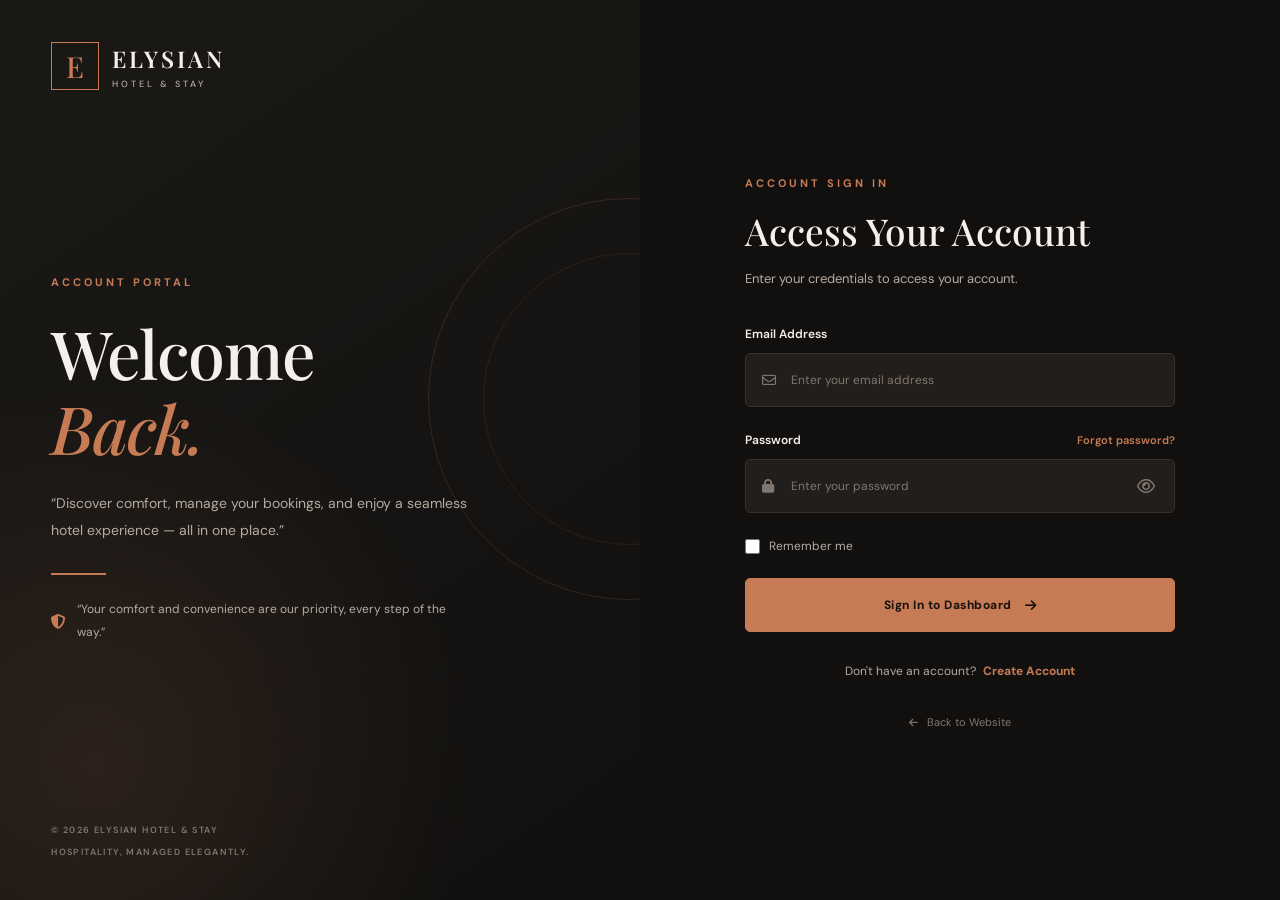
<file: src/main/resources/static/pages/admin-dashboard.html>
<!DOCTYPE html>
<html lang="en">
<head>
    <meta charset="UTF-8">
    <meta name="viewport" content="width=device-width, initial-scale=1.0">

    <title>Admin Dashboard | ELYSIAN Hotel & Stay</title>

    <link rel="stylesheet" href="../css/admin-dashboard.css">
    <link rel="stylesheet"
          href="https://cdnjs.cloudflare.com/ajax/libs/font-awesome/6.7.2/css/all.min.css">
</head>

<body>

<div class="dashboard-container">

    <!-- Sidebar -->
    <aside class="sidebar" id="sidebar">

        <div class="brand">
            <div class="brand-icon">
                <i class="fa-solid fa-hotel"></i>
            </div>

            <div class="brand-text">
                <h2>ELYSIAN</h2>
                <span>HOTEL & STAY</span>
            </div>

            <button class="close-sidebar" id="closeSidebar"
                    aria-label="Close sidebar">
                <i class="fa-solid fa-xmark"></i>
            </button>
        </div>

        <div class="sidebar-label">MAIN MENU</div>

        <nav class="sidebar-nav">
            <a href="#overview" class="nav-link active">
                <i class="fa-solid fa-chart-pie"></i>
                <span>Overview</span>
            </a>

            <a href="manage-rooms.html" class="nav-link">
                <i class="fa-solid fa-bed"></i>
                <span>Manage Rooms</span>
            </a>

            <a href="bookings.html" class="nav-link">
                <i class="fa-solid fa-calendar-check"></i>
                <span>Bookings</span>
            </a>
        </nav>

        <div>
            <button class="logout-button" id="logoutButton">
                <i class="fa-solid fa-right-from-bracket"></i>
                <span>Logout</span>
            </button>
        </div>

    </aside>

    <div class="sidebar-overlay" id="sidebarOverlay"></div>

    <!-- Main Content -->
    <main class="main-content">

        <!-- Topbar -->
        <header class="topbar">

            <div class="topbar-left">
                <button class="menu-toggle" id="menuToggle"
                        aria-label="Open sidebar">
                    <i class="fa-solid fa-bars"></i>
                </button>

                <div>
                    <span class="page-eyebrow">HOTEL MANAGEMENT</span>
                    <h1>Dashboard</h1>
                </div>
            </div>

            <div class="topbar-right">

                <div class="date-display">
                    <i class="fa-regular fa-calendar"></i>
                    <span id="currentDate">Today</span>
                </div>


                <div class="profile">
                    <div class="profile-avatar" id="profileAvatar">A</div>

                    <div class="profile-info">
                        <strong id="adminName">Administrator</strong>
                        <span id="adminRole">Hotel Admin</span>
                    </div>

                </div>

            </div>
        </header>

        <!-- Dashboard Overview -->
        <section class="dashboard-section" id="overview">

            <div class="welcome-section">
                <div>
                    <p class="section-eyebrow">YOUR PROPERTY AT A GLANCE</p>
                    <h2>Welcome back, <span id="welcomeName">Admin</span>.</h2>
                    <p class="welcome-description">
                        Here's what's happening at your hotel today.
                    </p>
                </div>

                <button type="button" class="primary-button"
                        id="addNewRoomButton">
                    <i class="fa-solid fa-plus"></i>
                    Add New Room
                </button>
            </div>

            <!-- Statistics Cards -->
            <div class="stats-grid">

                <article class="stat-card">
                    <div class="stat-top">
                        <div class="stat-icon rooms-icon">
                            <i class="fa-solid fa-bed"></i>
                        </div>
                        <span class="stat-tag">PROPERTY</span>
                    </div>

                    <p class="stat-label">Total Rooms</p>
                    <h3 id="totalRooms">--</h3>
                    <p class="stat-description">Rooms in your property</p>
                </article>

                <article class="stat-card">
                    <div class="stat-top">
                        <div class="stat-icon bookings-icon">
                            <i class="fa-solid fa-calendar-check"></i>
                        </div>
                        <span class="stat-tag">RESERVATIONS</span>
                    </div>

                    <p class="stat-label">Total Bookings</p>
                    <h3 id="totalBookings">--</h3>
                    <p class="stat-description">All recorded bookings</p>
                </article>

                <article class="stat-card">
                    <div class="stat-top">
                        <div class="stat-icon available-icon">
                            <i class="fa-solid fa-door-open"></i>
                        </div>
                        <span class="stat-tag">AVAILABILITY</span>
                    </div>

                    <p class="stat-label">Available Rooms</p>
                    <h3 id="availableRooms">--</h3>
                    <p class="stat-description">Rooms marked as available</p>
                </article>

                <article class="stat-card">
                    <div class="stat-top">
                        <div class="stat-icon revenue-icon">
                            <i class="fa-solid fa-wallet"></i>
                        </div>
                        <span class="stat-tag">PERFORMANCE</span>
                    </div>

                    <p class="stat-label">Total Revenue</p>
                    <h3 id="totalRevenue">--</h3>
                    <p class="stat-description">Revenue data not connected</p>
                </article>

            </div>

            <!-- Main Dashboard Grid -->
            <div class="content-grid">

                <!-- Recent Bookings -->
                <section class="panel bookings-panel" id="bookings">

                    <div class="panel-header">
                        <div>
                            <p class="section-eyebrow">RESERVATIONS</p>
                            <h3>Recent Bookings</h3>
                        </div>

                        <button type="button" class="text-button"
                                id="viewBookingsButton">
                            View all
                            <i class="fa-solid fa-arrow-right"></i>
                        </button>
                    </div>

                    <div class="table-wrapper">
                        <table>
                            <thead>
                            <tr>
                                <th>GUEST</th>
                                <th>ROOM</th>
                                <th>CHECK-IN</th>
                                <th>STATUS</th>
                            </tr>
                            </thead>

                            <tbody id="recentBookingsBody">
                            <tr>
                                <td colspan="4" class="empty-state">
                                    <i class="fa-regular fa-calendar"></i>
                                    <span>Booking data will appear here.</span>
                                </td>
                            </tr>
                            </tbody>
                        </table>
                    </div>

                </section>

                <!-- Room Status -->
                <section class="panel room-status-panel" id="rooms">

                    <div class="panel-header">
                        <div>
                            <p class="section-eyebrow">ACCOMMODATION</p>
                            <h3>Room Overview</h3>
                        </div>

                        <i class="fa-solid fa-ellipsis more-icon"></i>
                    </div>

                    <div class="room-summary">
                        <div class="room-summary-icon">
                            <i class="fa-solid fa-hotel"></i>
                        </div>

                        <div>
                            <h4>Manage your rooms</h4>
                            <p>Keep room details and prices up to date.</p>
                        </div>
                    </div>

                    <div class="room-metrics">
                        <div>
                            <span class="metric-dot available-dot"></span>
                            <span>Available</span>
                            <strong id="roomAvailableCount">--</strong>
                        </div>

                        <div>
                            <span class="metric-dot occupied-dot"></span>
                            <span>Occupied</span>
                            <strong id="roomOccupiedCount">--</strong>
                        </div>

                        <div>
                            <span class="metric-dot maintenance-dot"></span>
                            <span>Maintenance</span>
                            <strong id="roomMaintenanceCount">--</strong>
                        </div>
                    </div>

                    <button type="button" class="secondary-button"
                            id="manageRoomsButton">
                        Manage Rooms
                        <i class="fa-solid fa-arrow-right"></i>
                    </button>

                </section>

            </div>

            <!-- Room Management Table -->
            <section class="panel all-rooms-panel" id="roomManagement">

                <div class="panel-header">
                    <div>
                        <p class="section-eyebrow">YOUR ACCOMMODATION</p>
                        <h3>All Rooms</h3>
                    </div>

                    <button type="button" class="primary-button small-button"
                            id="addRoomButton">
                        <i class="fa-solid fa-plus"></i>
                        Add Room
                    </button>
                </div>

                <div class="table-wrapper">
                    <table>
                        <thead>
                        <tr>
                            <th>ROOM NUMBER</th>
                            <th>ROOM TYPE</th>
                            <th>CAPACITY</th>
                            <th>PRICE / NIGHT</th>
                            <th>STATUS</th>
                            <th>ACTIONS</th>
                        </tr>
                        </thead>

                        <tbody id="roomsTableBody">
                        <tr>
                            <td colspan="6" class="empty-state">
                                <i class="fa-solid fa-bed"></i>
                                <span>Room data will appear here once connected to the API.</span>
                            </td>
                        </tr>
                        </tbody>
                    </table>
                </div>

            </section>

            <!-- Add Room Form -->
            <section class="panel add-room-panel"
                     id="addRoomFormSection" hidden>

                <div class="panel-header">
                    <div>
                        <p class="section-eyebrow">ACCOMMODATION</p>
                        <h3>Add New Room</h3>
                    </div>

                    <button type="button" class="secondary-button"
                            id="cancelAddRoomButton">
                        Cancel
                    </button>
                </div>

                <form id="addRoomForm">

                    <div class="form-group">
                        <label for="roomNumber">Room Number</label>
                        <input type="text" id="roomNumber"
                               name="roomNumber" required>
                    </div>

                    <div class="form-group">
                        <label for="roomType">Room Type</label>
                        <input type="text" id="roomType"
                               name="roomType" required>
                    </div>

                    <div class="form-group">
                        <label for="roomDescription">Description</label>
                        <textarea id="roomDescription"
                                  name="description"
                                  rows="4" required></textarea>
                    </div>

                    <div class="form-group">
                        <label for="roomPrice">Price per Night (PKR)</label>
                        <input type="number" id="roomPrice"
                               name="pricePerNight"
                               min="1" step="0.01" required>
                    </div>

                    <div class="form-group">
                        <label for="roomCapacity">Capacity</label>
                        <input type="number" id="roomCapacity"
                               name="capacity" min="1" required>
                    </div>

                    <div class="form-group">
                        <label for="roomImageUrl">Image URL</label>
                        <input type="url" id="roomImageUrl"
                               name="imageUrl"
                               placeholder="https://example.com/room.jpg"
                               required>
                    </div>

                    <p id="addRoomMessage" role="status"
                       aria-live="polite"></p>

                    <div class="form-actions">
                        <button type="submit" class="primary-button"
                                id="saveRoomButton">
                            <i class="fa-solid fa-plus"></i>
                            Save Room
                        </button>

                        <button type="button" class="secondary-button"
                                id="resetRoomFormButton">
                            Clear Form
                        </button>
                    </div>

                </form>

            </section>

            <!-- Guest Management -->
            <section class="panel guests-panel" id="guests">

                <div class="panel-header">
                    <div>
                        <p class="section-eyebrow">GUEST INFORMATION</p>
                        <h3>Recent Guests</h3>
                    </div>


                </div>

                <div class="table-wrapper">
                    <table>
                        <thead>
                        <tr>
                            <th>GUEST NAME</th>
                            <th>EMAIL</th>
                            <th>PHONE</th>
                            <th>ROOM</th>
                            <th>CHECK-IN</th>
                            <th>CHECK-OUT</th>
                            <th>BOOKING DATE</th>
                            <th>STATUS</th>
                        </tr>
                        </thead>

                        <tbody id="recentGuestsBody">
                        <tr>
                            <td colspan="4">Guest information will appear here.</td>
                        </tr>
                        </tbody>
                    </table>
                </div>

            </section>


            <!-- Footer -->
            <footer class="dashboard-footer">
                <p>© <span id="currentYear"></span> ELYSIAN Hotel & Stay</p>
                <span>Designed for exceptional hospitality.</span>
            </footer>

        </section>

    </main>

</div>

<script src="../javascript/admin-dashboard.js"></script>

</body>
</html>
</file>
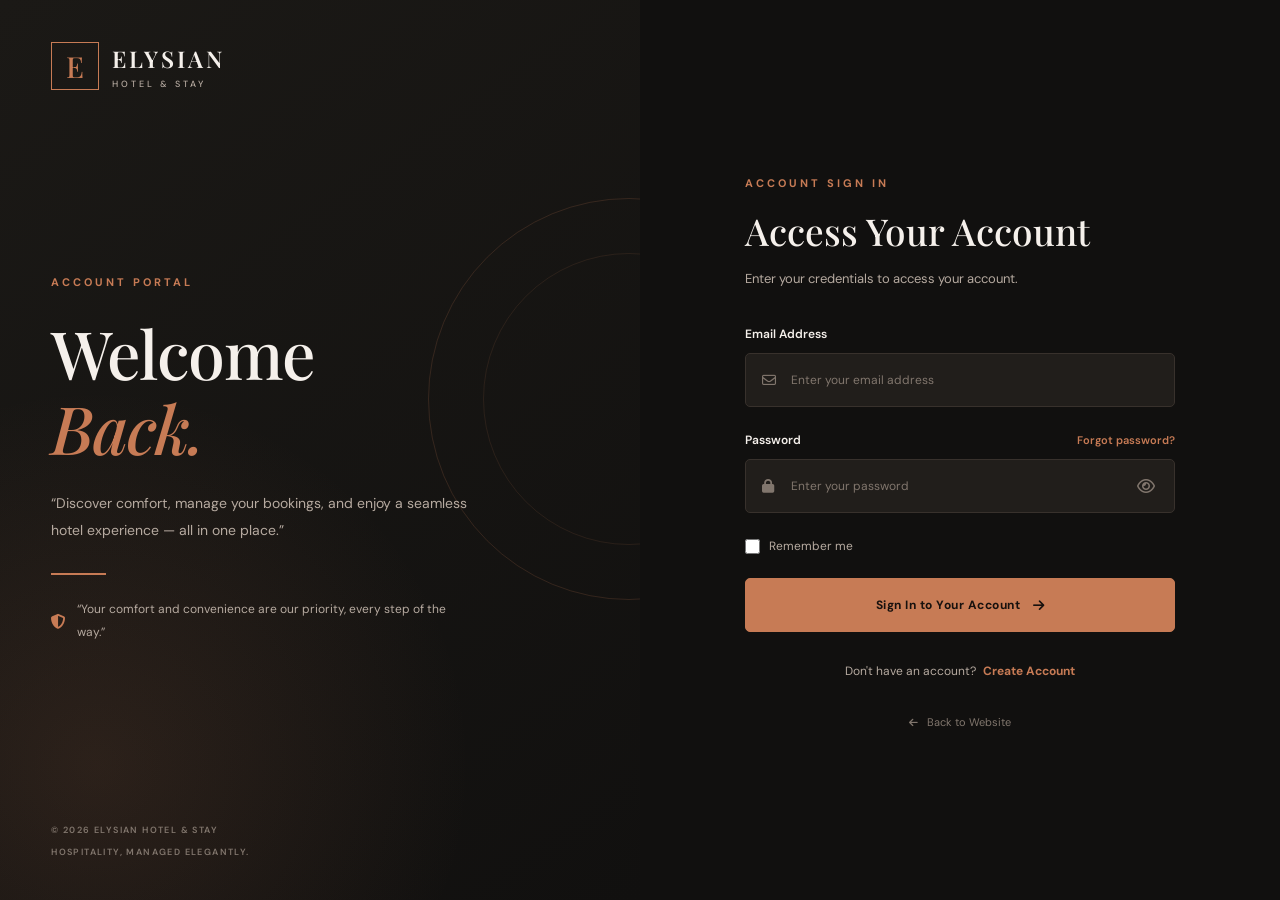
<file: src/main/resources/static/pages/admin-login.html>
<!DOCTYPE html>
<html lang="en">
<head>
    <meta charset="UTF-8">
    <meta name="viewport" content="width=device-width, initial-scale=1.0">

    <title>Admin Login | Elysian Hotel & Stay</title>

    <!-- Google Fonts -->
    <link rel="preconnect" href="https://fonts.googleapis.com">
    <link rel="preconnect" href="https://fonts.gstatic.com" crossorigin>

    <link href="https://fonts.googleapis.com/css2?family=DM+Sans:wght@400;500;600;700&family=Playfair+Display:wght@400;500;600;700&display=swap"
          rel="stylesheet">

    <!-- Font Awesome -->
    <link rel="stylesheet"
          href="https://cdnjs.cloudflare.com/ajax/libs/font-awesome/6.7.2/css/all.min.css">

    <!-- Login CSS -->
    <link rel="stylesheet" href="../css/admin-login.css">
</head>

<body>

<!-- Login Page Start -->
<main class="login-page">

    <!-- Left Branding Section Start -->
    <section class="login-branding">

        <a href="../index.html" class="brand">
            <span class="brand-icon">E</span>

            <span class="brand-name">
                ELYSIAN
                <small>HOTEL & STAY</small>
            </span>
        </a>

        <div class="branding-content">

            <span class="eyebrow">ACCOUNT PORTAL</span>

            <h1>
                Welcome
                <span>Back.</span>
            </h1>

            <p>
                “Discover comfort, manage your bookings, and enjoy a seamless hotel experience — all in one place.”
            </p>

            <div class="branding-divider"></div>

            <p class="branding-note">
                <i class="fa-solid fa-shield-halved"></i>
                “Your comfort and convenience are our priority, every step of the way.”
            </p>

        </div>

        <div class="branding-footer">
            <span>© 2026 ELYSIAN HOTEL & STAY</span>
            <span>HOSPITALITY, MANAGED ELEGANTLY.</span>
        </div>

    </section>
    <!-- Left Branding Section End -->


    <!-- Right Login Section Start -->
    <section class="login-form-section">

        <div class="login-form-container">

            <div class="mobile-brand">
                <a href="../index.html" class="brand">
                    <span class="brand-icon">E</span>

                    <span class="brand-name">
                        ELYSIAN
                        <small>HOTEL & STAY</small>
                    </span>
                </a>
            </div>

            <div class="form-heading">

                <span class="form-eyebrow">ACCOUNT SIGN IN</span>

                <h2>Access Your Account</h2>

                <p>
                    Enter your credentials to access your account.
                </p>

            </div>


            <!-- Login Form Start -->
            <form id="adminLoginForm">

                <!-- Email Field -->
                <div class="form-group">

                    <label for="adminEmail">Email Address</label>

                    <div class="input-wrapper">
                        <i class="fa-regular fa-envelope input-icon"></i>

                        <input
                                type="email"
                                id="adminEmail"
                                name="email"
                                placeholder="Enter your admin email"
                                autocomplete="username"
                                required>
                    </div>

                </div>


                <!-- Password Field -->
                <div class="form-group">

                    <div class="label-row">
                        <label for="adminPassword">Password</label>

                        <a href="#" id="forgotPasswordLink" class="forgot-password">
                            Forgot password?
                        </a>
                    </div>

                    <div class="input-wrapper">
                        <i class="fa-solid fa-lock input-icon"></i>

                        <input
                                type="password"
                                id="adminPassword"
                                name="password"
                                placeholder="Enter your password"
                                autocomplete="current-password"
                                required>

                        <button
                                type="button"
                                class="toggle-password"
                                data-target="adminPassword"
                                aria-label="Show password">

                            <i class="fa-regular fa-eye"></i>

                        </button>
                    </div>

                </div>


                <!-- Remember Me -->
                <div class="form-options">

                    <label class="remember-label">
                        <input type="checkbox" id="rememberMe" name="rememberMe">
                        <span>Remember me</span>
                    </label>

                </div>


                <!-- Login Message -->
                <p id="loginMessage" class="form-message" role="status"></p>


                <!-- Sign In Button -->
                <button type="submit" class="login-button" id="loginButton">

                    <span>Sign In to Dashboard</span>

                    <i class="fa-solid fa-arrow-right"></i>

                </button>

            </form>
            <!-- Login Form End -->


            <!-- Signup Link -->
            <div class="signup-link">
                Don't have an  account?
                <a href="admin-signup.html">Create Account</a>
            </div>


            <!-- Back to Website -->
            <a href="../index.html" class="back-home">
                <i class="fa-solid fa-arrow-left"></i>
                Back to Website
            </a>

        </div>

        <p class="mobile-copyright">
            © 2026 ELYSIAN HOTEL & STAY
        </p>

    </section>
    <!-- Right Login Section End -->

</main>
<!-- Login Page End -->


<!-- Login JavaScript -->
<script src="../javascript/admin-login.js"></script>
<script src="../javascript/auth-state.js"></script>

</body>
</html>
</file>
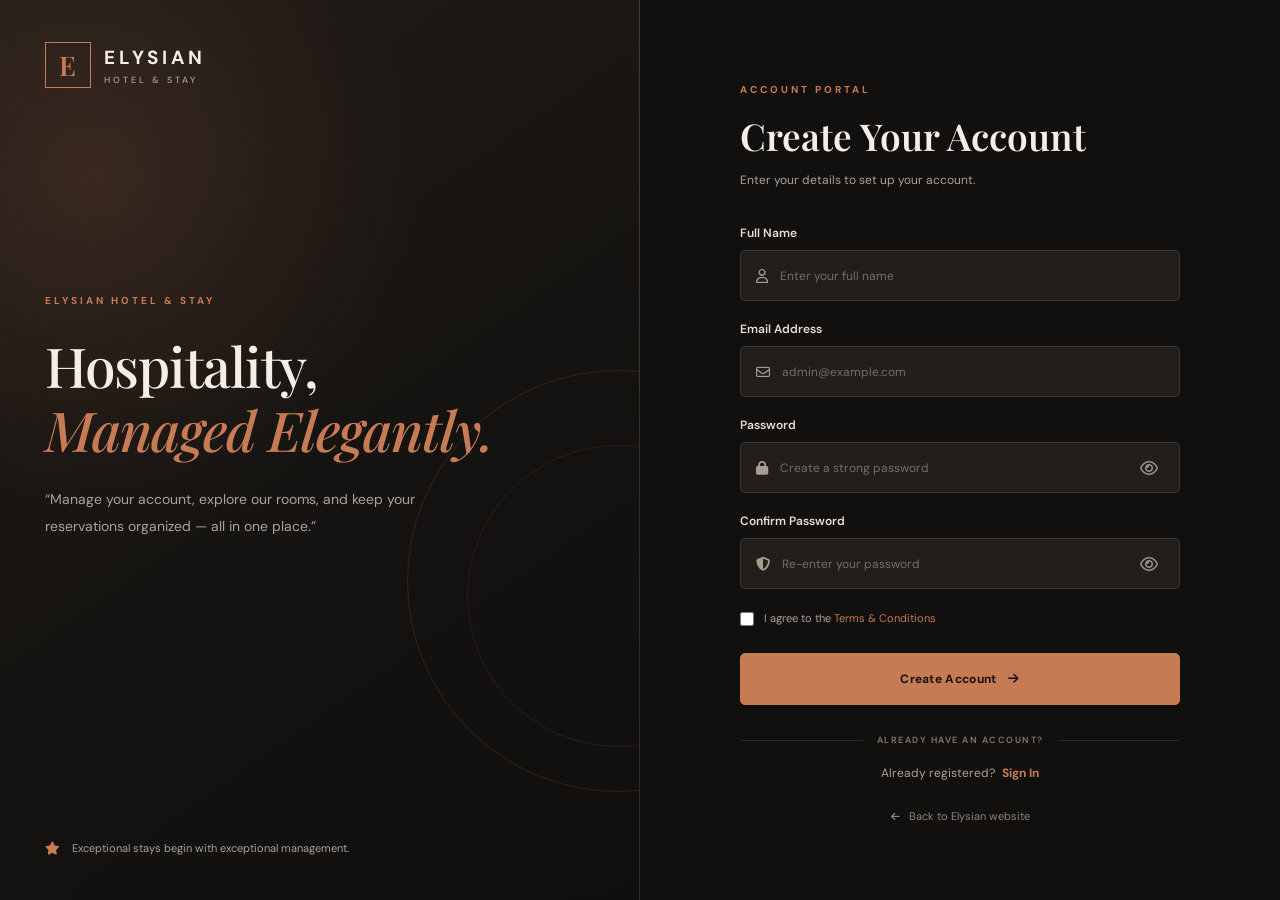
<file: src/main/resources/static/pages/admin-signup.html>
<!DOCTYPE html>
<html lang="en">
<head>
    <meta charset="UTF-8">
    <meta name="viewport" content="width=device-width, initial-scale=1.0">

    <title>Admin Signup | Elysian Hotel & Stay</title>

    <!-- Google Fonts -->
    <link rel="preconnect" href="https://fonts.googleapis.com">
    <link rel="preconnect" href="https://fonts.gstatic.com" crossorigin>

    <link href="https://fonts.googleapis.com/css2?family=DM+Sans:wght@400;500;600;700&family=Playfair+Display:wght@500;600;700&display=swap"
          rel="stylesheet">

    <!-- Font Awesome Icons -->
    <link rel="stylesheet"
          href="https://cdnjs.cloudflare.com/ajax/libs/font-awesome/6.7.2/css/all.min.css">

    <!-- Admin Signup CSS -->
    <link rel="stylesheet" href="../css/admin-signup.css">
</head>

<body>

<main class="signup-page">

    <!-- Left Side: Branding -->
    <section class="signup-branding">

        <a href="../index.html" class="brand">
            <span class="brand-icon">E</span>

            <span class="brand-name">
                ELYSIAN
                <small>HOTEL & STAY</small>
            </span>
        </a>

        <div class="branding-content">
            <span class="section-label">ELYSIAN HOTEL & STAY</span>

            <h1>
                Hospitality,<br>
                <span>Managed Elegantly.</span>
            </h1>

            <p>
                “Manage your account, explore our rooms, and keep your reservations organized — all in one place.”
            </p>
        </div>

        <div class="branding-footer">
            <i class="fa-solid fa-star"></i>
            <span>Exceptional stays begin with exceptional management.</span>
        </div>

    </section>


    <!-- Right Side: Signup Form -->
    <section class="signup-form-section">

        <div class="signup-form-container">

            <div class="form-heading">
                <span class="section-label">ACCOUNT PORTAL</span>

                <h2>Create  Account</h2>

                <p>
                    Enter your details to set up your account.
                </p>
            </div>


            <form id="adminSignupForm">

                <!-- Admin Name -->
                <div class="form-group">
                    <label for="adminName">Full Name</label>

                    <div class="input-wrapper">
                        <i class="fa-regular fa-user"></i>

                        <input
                                type="text"
                                id="adminName"
                                name="fullName"
                                placeholder="Enter your full name"
                                autocomplete="name"
                                required
                        >
                    </div>
                </div>


                <!-- Email -->
                <div class="form-group">
                    <label for="adminEmail">Email Address</label>

                    <div class="input-wrapper">
                        <i class="fa-regular fa-envelope"></i>

                        <input
                                type="email"
                                id="adminEmail"
                                name="email"
                                placeholder="admin@example.com"
                                autocomplete="email"
                                required
                        >
                    </div>
                </div>


                <!-- Password -->
                <div class="form-group">
                    <label for="adminPassword">Password</label>

                    <div class="input-wrapper">
                        <i class="fa-solid fa-lock"></i>

                        <input
                                type="password"
                                id="adminPassword"
                                name="password"
                                placeholder="Create a strong password"
                                autocomplete="new-password"
                                required
                        >

                        <button
                                type="button"
                                class="toggle-password"
                                data-target="adminPassword"
                                aria-label="Show password"
                        >
                            <i class="fa-regular fa-eye"></i>
                        </button>
                    </div>
                </div>


                <!-- Confirm Password -->
                <div class="form-group">
                    <label for="confirmPassword">Confirm Password</label>

                    <div class="input-wrapper">
                        <i class="fa-solid fa-shield-halved"></i>

                        <input
                                type="password"
                                id="confirmPassword"
                                name="confirmPassword"
                                placeholder="Re-enter your password"
                                autocomplete="new-password"
                                required
                        >

                        <button
                                type="button"
                                class="toggle-password"
                                data-target="confirmPassword"
                                aria-label="Show confirm password"
                        >
                            <i class="fa-regular fa-eye"></i>
                        </button>
                    </div>
                </div>


                <!-- Terms -->
                <div class="form-options">
                    <label class="terms-label">
                        <input type="checkbox" id="agreeTerms" required>

                        <span>
                            I agree to the
                            <a href="terms.html">Terms & Conditions</a>
                        </span>
                    </label>
                </div>


                <!-- Message -->
                <p id="signupMessage"
                   class="signup-message"
                   aria-live="polite"></p>


                <!-- Submit -->
                <button type="submit" class="signup-button">
                    Create Admin Account
                    <i class="fa-solid fa-arrow-right"></i>
                </button>

            </form>


            <!-- Sign In Link -->
            <div class="form-divider">
                <span>ALREADY HAVE AN ACCOUNT?</span>
            </div>

            <p class="login-link">
                Already registered?
                <a href="admin-login.html">Sign In</a>
            </p>


            <!-- Back to Website -->
            <a href="../index.html" class="back-home">
                <i class="fa-solid fa-arrow-left"></i>
                Back to Elysian website
            </a>

        </div>

    </section>

</main>


<!-- Admin Signup JavaScript -->
<script src="../javascript/admin-signup.js"></script>
<script src="../javascript/auth-state.js"></script>

</body>
</html>
</file>
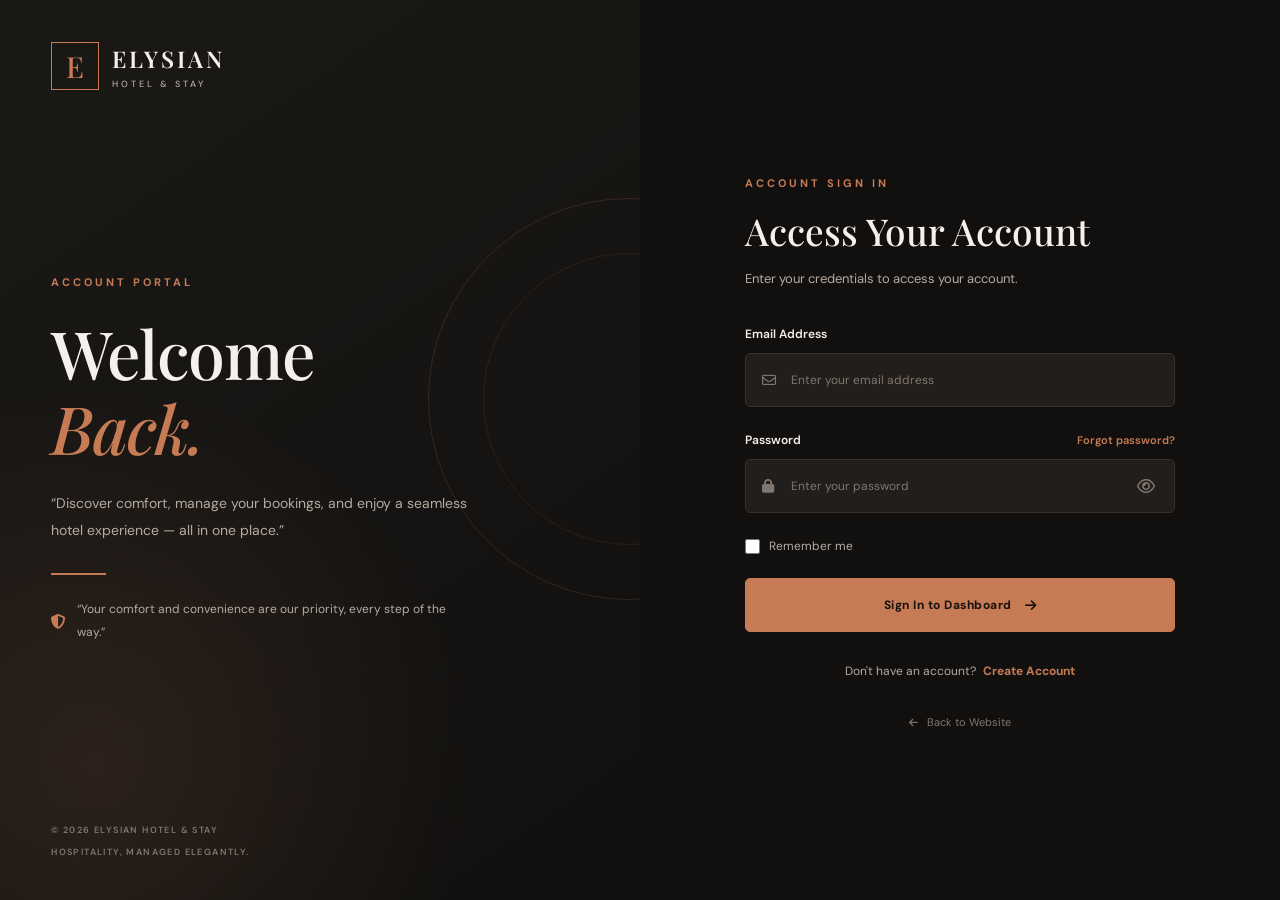
<file: src/main/resources/static/pages/bookings.html>
<!DOCTYPE html>
<html lang="en">

<head>
    <meta charset="UTF-8">
    <meta name="viewport" content="width=device-width, initial-scale=1.0">
    <title>Bookings | ELYSIAN Hotel & Stay</title>

    <link rel="stylesheet" href="../css/bookings.css">

    <link rel="stylesheet"
          href="https://cdnjs.cloudflare.com/ajax/libs/font-awesome/6.5.0/css/all.min.css">

    <link rel="preconnect" href="https://fonts.googleapis.com">
    <link rel="preconnect" href="https://fonts.gstatic.com" crossorigin>

    <link href="https://fonts.googleapis.com/css2?family=DM+Sans:wght@400;500;600;700&family=Playfair+Display:wght@500;600;700&display=swap"
          rel="stylesheet">
</head>

<body>

<div class="dashboard-container">

    <!-- SIDEBAR -->
    <aside class="sidebar" id="sidebar">

        <div class="brand">

            <div class="brand-icon">
                <i class="fa-solid fa-hotel"></i>
            </div>

            <div class="brand-text">
                <h2>ELYSIAN</h2>
                <span>HOTEL & STAY</span>
            </div>

            <button class="close-sidebar" id="closeSidebar">
                <i class="fa-solid fa-xmark"></i>
            </button>

        </div>

        <div class="sidebar-label">MAIN MENU</div>

        <nav class="sidebar-nav">

            <a href="admin-dashboard.html" class="nav-link">
                <i class="fa-solid fa-house"></i>
                <span>Overview</span>
            </a>

            <a href="manage-rooms.html" class="nav-link">
                <i class="fa-solid fa-bed"></i>
                <span>Manage Rooms</span>
            </a>
            <a href="bookings.html" class="nav-link active">
                <i class="fa-solid fa-calendar-check"></i>
                <span>Bookings</span>
            </a>

        </nav>

        <!-- SIDEBAR BOTTOM -->
        <div >
            <button class="logout-button" id="logoutButton">
                <i class="fa-solid fa-right-from-bracket"></i>
                <span>Logout</span>
            </button>

        </div>

    </aside>


    <!-- SIDEBAR OVERLAY -->
    <div class="sidebar-overlay" id="sidebarOverlay"></div>


    <!-- MAIN CONTENT -->
    <main class="main-content">

        <!-- TOPBAR -->
        <header class="topbar">

            <div class="topbar-left">

                <button class="menu-toggle" id="menuToggle">
                    <i class="fa-solid fa-bars"></i>
                </button>

                <div>
                    <span class="page-eyebrow">ELYSIAN ADMINISTRATION</span>
                    <h1>Bookings</h1>
                </div>

            </div>


            <div class="topbar-right">

                <div class="date-display">
                    <i class="fa-regular fa-calendar"></i>
                    <span id="currentDate">Loading date...</span>
                </div>



                <div class="profile">

                    <div class="profile-avatar" id="profileAvatar">
                        A
                    </div>

                    <div class="profile-info">
                        <strong id="adminName">Administrator</strong>
                        <span>Hotel Admin</span>
                    </div>


                </div>

            </div>

        </header>


        <!-- BOOKINGS SECTION -->
        <section class="dashboard-section">

            <!-- WELCOME -->
            <div class="welcome-section">

                <div>

                    <span class="section-eyebrow">RESERVATION MANAGEMENT</span>

                    <h2>
                        All <span>Bookings</span>
                    </h2>

                    <p class="welcome-description">
                        Manage and monitor all guest reservations
                        at ELYSIAN Hotel & Stay.
                    </p>

                </div>

            </div>


            <!-- BOOKING STATISTICS -->
            <section class="overview-section">

                <div class="stats-grid">

                    <!-- TOTAL BOOKINGS -->
                    <div class="stat-card">

                        <div class="stat-top">

                            <div class="stat-icon rooms-icon">
                                <i class="fa-solid fa-calendar-days"></i>
                            </div>

                            <span class="stat-tag">ALL TIME</span>

                        </div>

                        <p class="stat-label">Total Bookings</p>

                        <h3 id="totalBookings">0</h3>

                        <p class="stat-description">
                            All reservation records
                        </p>

                    </div>


                    <!-- CONFIRMED BOOKINGS -->
                    <div class="stat-card">

                        <div class="stat-top">

                            <div class="stat-icon available-icon">
                                <i class="fa-solid fa-circle-check"></i>
                            </div>

                            <span class="stat-tag">CONFIRMED</span>

                        </div>

                        <p class="stat-label">Confirmed Bookings</p>

                        <h3 id="confirmedBookings">0</h3>

                        <p class="stat-description">
                            Successfully confirmed reservations
                        </p>

                    </div>


                    <!-- CANCELLED BOOKINGS -->
                    <div class="stat-card">

                        <div class="stat-top">

                            <div class="stat-icon cancelled-icon">
                                <i class="fa-solid fa-circle-xmark"></i>
                            </div>

                            <span class="stat-tag">CANCELLED</span>

                        </div>

                        <p class="stat-label">Cancelled Bookings</p>

                        <h3 id="cancelledBookings">0</h3>

                        <p class="stat-description">
                            Cancelled reservation records
                        </p>

                    </div>


                    <!-- COMPLETED BOOKINGS -->
                    <div class="stat-card">

                        <div class="stat-top">

                            <div class="stat-icon completed-icon">
                                <i class="fa-solid fa-flag-checkered"></i>
                            </div>

                            <span class="stat-tag">COMPLETED</span>

                        </div>

                        <p class="stat-label">Completed Bookings</p>

                        <h3 id="completedBookings">0</h3>

                        <p class="stat-description">
                            Successfully completed stays
                        </p>

                    </div>

                </div>

            </section>


            <!-- BOOKING HISTORY -->
            <section class="panel booking-history-panel">

                <div class="panel-header">

                    <div>
                        <span class="section-eyebrow">RESERVATION RECORDS</span>
                        <h3>Booking History</h3>
                    </div>

                    <span class="booking-count" id="bookingCount">
                        0 Bookings
                    </span>

                </div>


                <!-- SEARCH AND FILTERS -->
                <div class="booking-toolbar">

                    <div class="search-box">

                        <i class="fa-solid fa-magnifying-glass"></i>

                        <input
                                type="text"
                                id="bookingSearch"
                                placeholder="Search guest name or booking ID..."
                        >

                    </div>


                    <div class="filter-box">

                        <i class="fa-solid fa-filter"></i>

                        <select id="bookingStatusFilter">

                            <option value="ALL">All Status</option>
                            <option value="CONFIRMED">Confirmed</option>
                            <option value="CANCELLED">Cancelled</option>
                            <option value="COMPLETED">Completed</option>

                        </select>

                    </div>


                    <button class="secondary-button" id="resetFiltersButton">

                        <i class="fa-solid fa-rotate-left"></i>
                        Reset Filters

                    </button>

                </div>


                <!-- BOOKING TABLE -->
                <div class="table-wrapper">

                    <table>

                        <thead>

                        <tr>
                            <th>BOOKING ID</th>
                            <th>GUEST NAME</th>
                            <th>ROOM</th>
                            <th>CHECK-IN</th>
                            <th>CHECK-OUT</th>
                            <th>GUESTS</th>
                            <th>AMOUNT</th>
                            <th>BOOKING DATE</th>
                            <th>STATUS</th>
                            <th>ACTION</th>
                        </tr>

                        </thead>


                        <tbody id="bookingsTableBody">

                        <tr>
                            <td colspan="10" class="empty-state">

                                <i class="fa-solid fa-calendar-xmark"></i>

                                <span>
                                        Loading booking records...
                                    </span>

                            </td>
                        </tr>

                        </tbody>

                    </table>

                </div>


                <!-- TABLE FOOTER -->
                <div class="table-footer">

                    <span id="tableResultText">
                        Showing 0 bookings
                    </span>

                    <span>
                        <i class="fa-solid fa-shield-halved"></i>
                        Secure Booking Records
                    </span>

                </div>

            </section>


        </section>


        <!-- FOOTER -->
        <footer class="dashboard-footer">

            <p>
                © 2026 ELYSIAN Hotel & Stay. All rights reserved.
            </p>

            <span>
                Designed for Excellence.
            </span>

        </footer>

    </main>

</div>


<!-- BOOKING DETAILS MODAL -->
<div class="modal-overlay" id="bookingDetailsModal">

    <div class="modal-content">

        <div class="modal-header">

            <div>
                <span class="section-eyebrow">RESERVATION INFORMATION</span>
                <h3>Booking Details</h3>
            </div>

            <button class="modal-close" id="closeBookingModal">
                <i class="fa-solid fa-xmark"></i>
            </button>

        </div>

        <div id="bookingDetailsContent">

            <!-- Booking details will be loaded here by JavaScript -->

        </div>

    </div>

</div>


<script src="../javascript/bookings.js"></script>

</body>
</html>
</file>
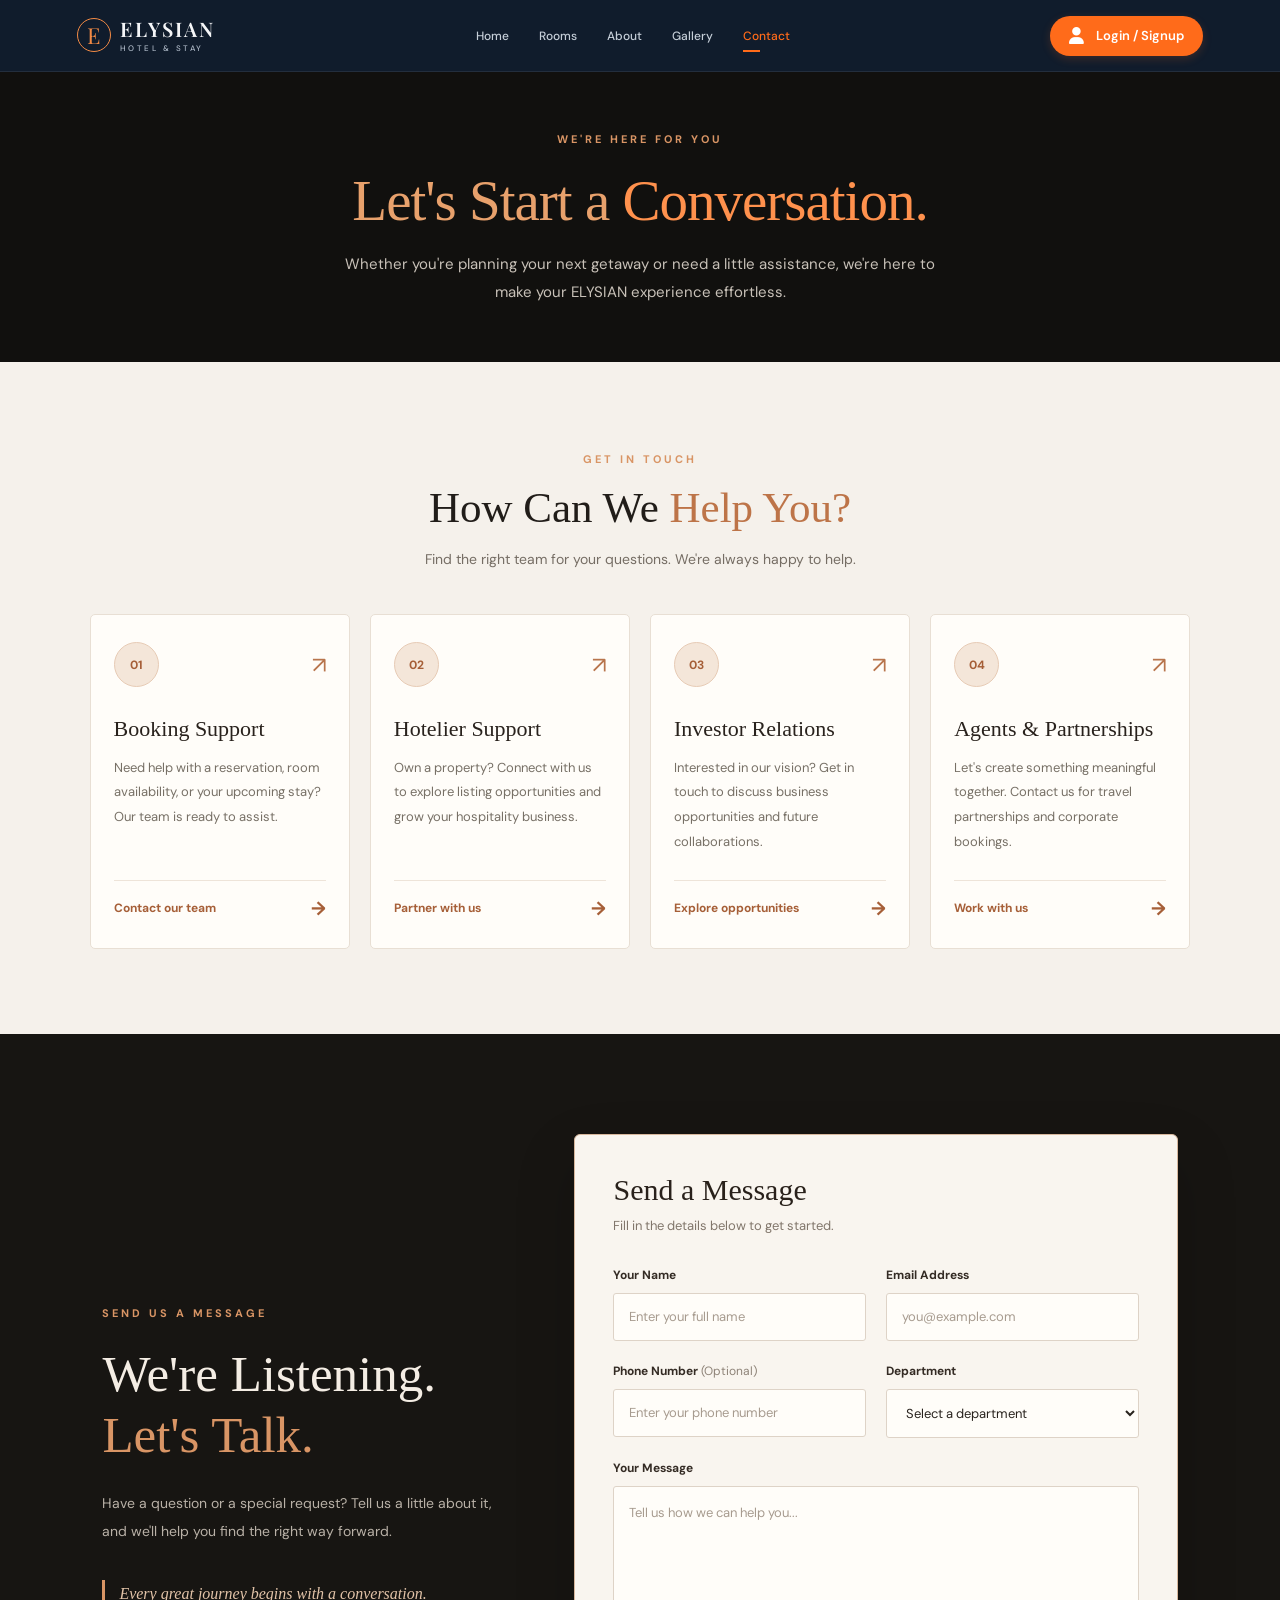
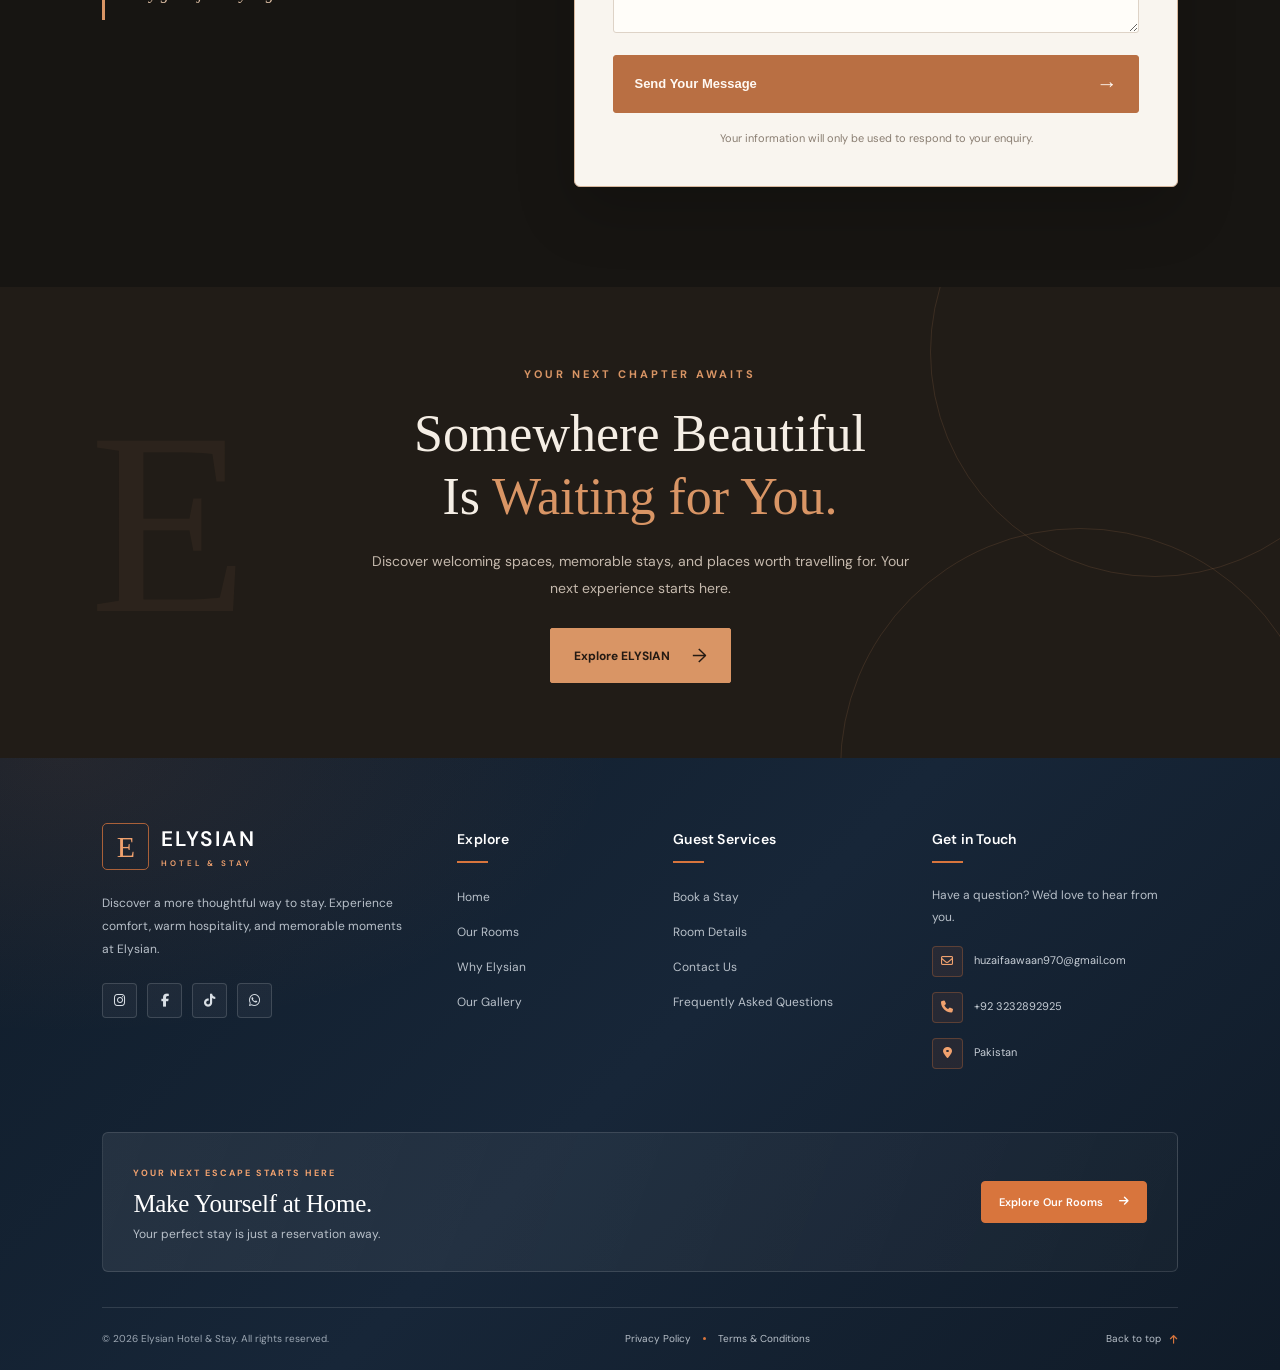
<file: src/main/resources/static/pages/contact.html>
<!DOCTYPE html>
<html lang="en">
<head>
    <meta charset="UTF-8">
    <meta name="viewport" content="width=device-width, initial-scale=1.0">

    <title>About Us | Elysian Hotel & Stay</title>

    <!-- Common Navbar CSS -->
    <link rel="stylesheet" href="../style.css">

    <!-- Contact Page CSS -->
    <link rel="stylesheet" href="../css/contact.css">


    <!-- Font Awesome Icons -->
    <link rel="stylesheet"
          href="https://cdnjs.cloudflare.com/ajax/libs/font-awesome/6.7.2/css/all.min.css">

    <!-- Google Fonts -->
    <link href="https://fonts.googleapis.com/css2?family=DM+Sans:wght@400;500;600;700&family=Playfair+Display:wght@500;600;700&display=swap"
          rel="stylesheet">
</head>

<body>

<!-- Navbar Start -->
<header class="navbar">

    <a href="../index.html" class="brand">
        <span class="brand-icon">E</span>

        <span class="brand-name">
                ELYSIAN
                <small>HOTEL & STAY</small>
            </span>
    </a>

    <nav class="nav-links">
        <a href="../index.html">Home</a>
        <a href="rooms.html">Rooms</a>
        <a href="about.html" >About</a>
        <a href="gallery.html">Gallery</a>
        <a href="contact.html" class="active">Contact</a>
    </nav>

    <a href="admin-login.html?mode=user" class="auth-box" id="authLink">
        <i class="fa-solid fa-user auth-icon"></i>
        <span class="auth-text" id="authText">Login / Signup</span>
    </a>

</header>
<!-- Navbar End -->




<!-- Contact Hero -->
<section class="contact-hero">
    <div class="hero-content">
        <span class="hero-label">WE'RE HERE FOR YOU</span>

        <h1>Let's Start a <span>Conversation.</span></h1>

        <p>
            Whether you're planning your next getaway or need a little
            assistance, we're here to make your ELYSIAN experience effortless.
        </p>
    </div>
</section>


<!-- Contact Departments -->
<section class="contact-departments">

    <div class="section-heading">
        <span class="section-label">GET IN TOUCH</span>
        <h2>How Can We <span>Help You?</span></h2>
        <p>
            Find the right team for your questions. We're always happy to help.
        </p>
    </div>

    <div class="department-grid">

        <!-- Booking Support -->
        <div class="department-card">
            <div class="card-top">
                <div class="department-icon">
                    <span>01</span>
                </div>
                <span class="card-arrow">↗</span>
            </div>

            <h3>Booking Support</h3>

            <p>
                Need help with a reservation, room availability,
                or your upcoming stay? Our team is ready to assist.
            </p>

            <a href="mailto:support@elysian.com" class="contact-link">
                Contact our team <span>→</span>
            </a>
        </div>


        <!-- Hotelier Support -->
        <div class="department-card">
            <div class="card-top">
                <div class="department-icon">
                    <span>02</span>
                </div>
                <span class="card-arrow">↗</span>
            </div>

            <h3>Hotelier Support</h3>

            <p>
                Own a property? Connect with us to explore listing
                opportunities and grow your hospitality business.
            </p>

            <a href="mailto:hoteliers@elysian.com" class="contact-link">
                Partner with us <span>→</span>
            </a>
        </div>


        <!-- Investor Relations -->
        <div class="department-card">
            <div class="card-top">
                <div class="department-icon">
                    <span>03</span>
                </div>
                <span class="card-arrow">↗</span>
            </div>

            <h3>Investor Relations</h3>

            <p>
                Interested in our vision? Get in touch to discuss
                business opportunities and future collaborations.
            </p>

            <a href="mailto:invest@elysian.com" class="contact-link">
                Explore opportunities <span>→</span>
            </a>
        </div>


        <!-- Agents & Partnerships -->
        <div class="department-card">
            <div class="card-top">
                <div class="department-icon">
                    <span>04</span>
                </div>
                <span class="card-arrow">↗</span>
            </div>

            <h3>Agents & Partnerships</h3>

            <p>
                Let's create something meaningful together.
                Contact us for travel partnerships and corporate bookings.
            </p>

            <a href="mailto:partners@elysian.com" class="contact-link">
                Work with us <span>→</span>
            </a>
        </div>

    </div>
</section>


<!-- Message Section -->
<section class="message-section">

    <div class="message-intro">
        <span class="section-label">SEND US A MESSAGE</span>

        <h2>We're Listening.<br><span>Let's Talk.</span></h2>

        <p>
            Have a question or a special request?
            Tell us a little about it, and we'll help you find the right way forward.
        </p>

        <div class="message-note">
            <span class="note-line"></span>
            <p>Every great journey begins with a conversation.</p>
        </div>
    </div>


    <div class="message-form-wrapper">

        <form class="contact-form" id="contactForm">

            <div class="form-heading">
                <h3>Send a Message</h3>
                <p>Fill in the details below to get started.</p>
            </div>

            <div class="form-row">

                <div class="form-group">
                    <label for="fullName">Your Name</label>
                    <input
                            type="text"
                            id="fullName"
                            name="name"
                            placeholder="Enter your full name"
                            required
                    >
                </div>

                <div class="form-group">
                    <label for="email">Email Address</label>
                    <input
                            type="email"
                            id="email"
                            name="email"
                            placeholder="you@example.com"
                            required
                    >
                </div>

            </div>


            <div class="form-row">

                <div class="form-group">
                    <label for="phone">Phone Number <span>(Optional)</span></label>
                    <input
                            type="tel"
                            id="phone"
                            name="phone"
                            placeholder="Enter your phone number"
                    >
                </div>

                <div class="form-group">
                    <label for="department">Department</label>

                    <select id="department" name="department" required>
                        <option value="" disabled selected>
                            Select a department
                        </option>
                        <option value="Booking Support">Booking Support</option>
                        <option value="Hotelier Support">Hotelier Support</option>
                        <option value="Investor Relations">Investor Relations</option>
                        <option value="Agents & Partnerships">Agents & Partnerships</option>
                        <option value="Other">Something Else</option>
                    </select>
                </div>

            </div>


            <div class="form-group">
                <label for="message">Your Message</label>

                <textarea
                        id="message"
                        name="message"
                        rows="5"
                        placeholder="Tell us how we can help you..."
                        required
                ></textarea>
            </div>


            <button type="submit" class="submit-button">
                Send Your Message <span>→</span>
            </button>

            <p class="form-status" id="formStatus" aria-live="polite"></p>

            <p class="privacy-note">
                Your information will only be used to respond to your enquiry.
            </p>

        </form>

    </div>
</section>


<!-- Final Call To Action -->
<section class="contact-cta">

    <div class="cta-content">
        <span class="section-label">YOUR NEXT CHAPTER AWAITS</span>

        <h2>Somewhere Beautiful<br>Is <span>Waiting for You.</span></h2>

        <p>
            Discover welcoming spaces, memorable stays, and places
            worth travelling for. Your next experience starts here.
        </p>

        <a href="../index.html" class="cta-button">
            Explore ELYSIAN <span>→</span>
        </a>
    </div>

    <div class="cta-decoration">
        <span class="decoration-circle circle-one"></span>
        <span class="decoration-circle circle-two"></span>
        <span class="decoration-text">E</span>
    </div>

</section>


<!-- ===== ELYSIAN HOTEL FOOTER ===== -->

<footer class="site-footer">
    <div class="footer-container">

        <!-- Main footer -->
        <div class="footer-main">

            <!-- Brand information -->
            <div class="footer-brand">
                <a href="../index.html" class="footer-logo">
                    <span class="footer-logo-icon">E</span>
                    <span class="footer-logo-text">
                        ELYSIAN
                        <small>HOTEL & STAY</small>
                    </span>
                </a>

                <p class="footer-description">
                    Discover a more thoughtful way to stay.
                    Experience comfort, warm hospitality, and
                    memorable moments at Elysian.
                </p>

                <div class="footer-socials">
                    <a href="#" aria-label="Instagram">
                        <i class="fa-brands fa-instagram"></i>
                    </a>
                    <a href="#" aria-label="Facebook">
                        <i class="fa-brands fa-facebook-f"></i>
                    </a>
                    <a href="#" aria-label="TikTok">
                        <i class="fa-brands fa-tiktok"></i>
                    </a>
                    <a href="#" aria-label="WhatsApp">
                        <i class="fa-brands fa-whatsapp"></i>
                    </a>
                </div>
            </div>

            <!-- Explore links -->
            <div class="footer-column">
                <h3>Explore</h3>
                <span class="footer-heading-line"></span>

                <ul>
                    <li><a href="../index.html">Home</a></li>
                    <li><a href="rooms.html">Our Rooms</a></li>
                    <li><a href="about.html">Why Elysian</a></li>
                    <li><a href="gallery.html">Our Gallery</a></li>
                </ul>
            </div>

            <!-- Guest services -->
            <div class="footer-column">
                <h3>Guest Services</h3>
                <span class="footer-heading-line"></span>

                <ul>
                    <li><a href="rooms.html">Book a Stay</a></li>
                    <li><a href="rooms.html">Room Details</a></li>
                    <li><a href="contact.html">Contact Us</a></li>
                    <li><a href="contact.html">Frequently Asked Questions</a></li>
                </ul>
            </div>

            <!-- Contact information -->
            <div class="footer-column footer-contact" id="contact">
                <h3>Get in Touch</h3>
                <span class="footer-heading-line"></span>

                <p class="footer-contact-intro">
                    Have a question? We'd love to hear from you.
                </p>

                <a href="mailto:info@elysianhotel.com" class="footer-contact-item">
                    <span class="footer-contact-icon">
                        <i class="fa-regular fa-envelope"></i>
                    </span>
                    <span>huzaifaawaan970@gmail.com</span>
                </a>

                <a href="tel:+923001234567" class="footer-contact-item">
                    <span class="footer-contact-icon">
                        <i class="fa-solid fa-phone"></i>
                    </span>
                    <span>+92 3232892925</span>
                </a>

                <div class="footer-contact-item">
                    <span class="footer-contact-icon">
                        <i class="fa-solid fa-location-dot"></i>
                    </span>
                    <span>Pakistan</span>
                </div>
            </div>

        </div>

        <!-- Booking banner -->
        <div class="footer-booking-banner">
            <div>
                <span class="footer-banner-label">YOUR NEXT ESCAPE STARTS HERE</span>
                <h3>Make Yourself at Home.</h3>
                <p>Your perfect stay is just a reservation away.</p>
            </div>

            <a href="rooms.html" class="footer-booking-btn">
                Explore Our Rooms
                <i class="fa-solid fa-arrow-right"></i>
            </a>
        </div>

        <!-- Bottom bar -->
        <div class="footer-bottom">
            <p>
                &copy; 2026 Elysian Hotel & Stay.
                All rights reserved.
            </p>

            <div class="footer-bottom-links">
                <a href="privacy-policy.html">Privacy Policy</a>
                <span></span>
                <a href="terms.html">Terms & Conditions</a>
            </div>

            <a href="#" class="footer-back-top">
                Back to top
                <i class="fa-solid fa-arrow-up"></i>
            </a>
        </div>

    </div>
</footer>
<script src="../javascript/auth-state.js"></script>
<script src="../javascript/contact.js"></script>


</body>
</html>
</file>
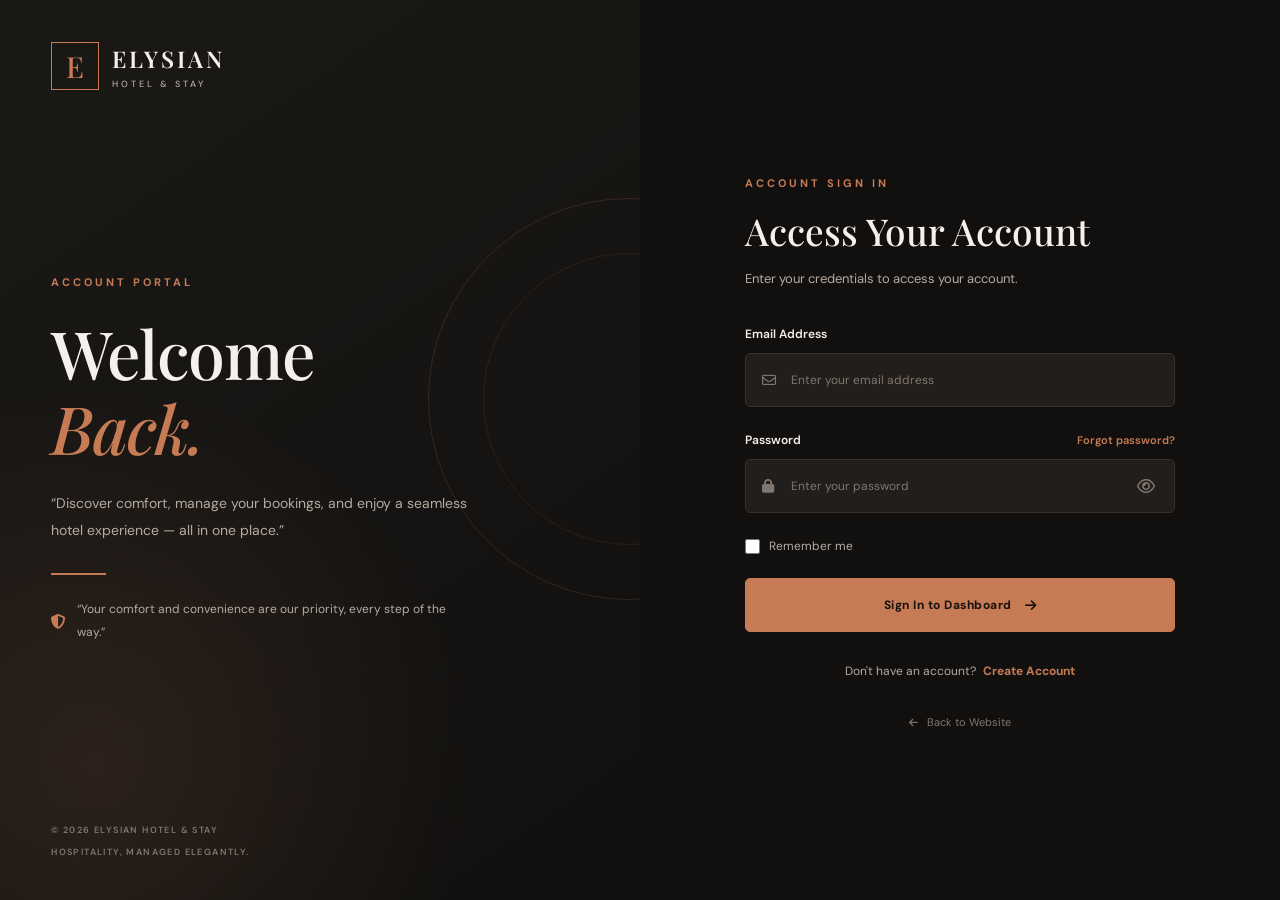
<file: src/main/resources/static/pages/manage-rooms.html>
<!DOCTYPE html>
<html lang="en">
<head>
    <meta charset="UTF-8">
    <meta name="viewport" content="width=device-width, initial-scale=1.0">
    <title>Manage Rooms | ELYSIAN Hotel & Stay</title>

    <link rel="stylesheet" href="../css/manage-rooms.css">
    <link rel="stylesheet" href="https://cdnjs.cloudflare.com/ajax/libs/font-awesome/6.7.2/css/all.min.css">
</head>

<body>

<div class="dashboard-container">

    <!-- Sidebar -->
    <aside class="sidebar" id="sidebar">

        <div class="brand">
            <div class="brand-icon">
                <i class="fa-solid fa-hotel"></i>
            </div>

            <div class="brand-text">
                <h2>ELYSIAN</h2>
                <span>HOTEL & STAY</span>
            </div>

            <button class="close-sidebar" id="closeSidebar" aria-label="Close sidebar">
                <i class="fa-solid fa-xmark"></i>
            </button>
        </div>

        <div class="sidebar-label">MAIN MENU</div>

        <nav class="sidebar-nav">
            <a href="admin-dashboard.html#overview" class="nav-link">
                <i class="fa-solid fa-chart-pie"></i>
                <span>Overview</span>
            </a>

            <a href="manage-rooms.html" class="nav-link active">
                <i class="fa-solid fa-bed"></i>
                <span>Manage Rooms</span>
            </a>

            <a href="bookings.html" class="nav-link">
                <i class="fa-solid fa-calendar-check"></i>
                <span>Bookings</span>
            </a>

        </nav>
            <div>
            <button class="logout-button" id="logoutButton">
                <i class="fa-solid fa-right-from-bracket"></i>
                <span>Logout</span>
            </button>
        </div>

    </aside>

    <div class="sidebar-overlay" id="sidebarOverlay"></div>

    <!-- Main Content -->
    <main class="main-content">

        <!-- Topbar -->
        <header class="topbar">

            <div class="topbar-left">
                <button class="menu-toggle" id="menuToggle" aria-label="Open sidebar">
                    <i class="fa-solid fa-bars"></i>
                </button>

                <div>
                    <span class="page-eyebrow">HOTEL MANAGEMENT</span>
                    <h1>Room Management</h1>
                </div>
            </div>

            <div class="topbar-right">
                <div class="date-display">
                    <i class="fa-regular fa-calendar"></i>
                    <span id="currentDate">Today</span>
                </div>

                <div class="profile">
                    <div class="profile-avatar" id="profileAvatar">A</div>

                    <div class="profile-info">
                        <strong id="adminName">Administrator</strong>
                        <span id="adminRole">Hotel Admin</span>
                    </div>

                </div>
            </div>

        </header>

        <section class="dashboard-section">

            <!-- Welcome / Heading -->
            <div class="welcome-section">
                <div>
                    <p class="section-eyebrow">YOUR ACCOMMODATION</p>
                    <h2>Manage Your Rooms.</h2>
                    <p class="welcome-description">
                        Monitor room availability, update room information
                        and explore complete booking history.
                    </p>
                </div>

                <button type="button" class="primary-button" id="addNewRoomButton">
                    <i class="fa-solid fa-plus"></i>
                    Add New Room
                </button>
            </div>

            <!-- Room Overview -->
            <section class="overview-section" id="overview">

                <div class="section-heading">
                    <div>
                        <p class="section-eyebrow">PROPERTY OVERVIEW</p>
                        <h3>Room Statistics</h3>
                    </div>
                    <span class="overview-caption">Live room overview</span>
                </div>

                <div class="stats-grid">

                    <article class="stat-card">
                        <div class="stat-top">
                            <div class="stat-icon rooms-icon">
                                <i class="fa-solid fa-hotel"></i>
                            </div>
                            <span class="stat-tag">PROPERTY</span>
                        </div>
                        <p class="stat-label">Total Rooms</p>
                        <h3 id="totalRooms">--</h3>
                        <p class="stat-description">All hotel rooms</p>
                    </article>

                    <article class="stat-card">
                        <div class="stat-top">
                            <div class="stat-icon available-icon">
                                <i class="fa-solid fa-door-open"></i>
                            </div>
                            <span class="stat-tag">AVAILABLE</span>
                        </div>
                        <p class="stat-label">Available Rooms</p>
                        <h3 id="availableRooms">--</h3>
                        <p class="stat-description">Ready for reservations</p>
                    </article>

                    <article class="stat-card">
                        <div class="stat-top">
                            <div class="stat-icon occupied-icon">
                                <i class="fa-solid fa-bed"></i>
                            </div>
                            <span class="stat-tag">OCCUPIED</span>
                        </div>
                        <p class="stat-label">Occupied Rooms</p>
                        <h3 id="occupiedRooms">--</h3>
                        <p class="stat-description">Currently occupied</p>
                    </article>

                    <article class="stat-card">
                        <div class="stat-top">
                            <div class="stat-icon maintenance-icon">
                                <i class="fa-solid fa-screwdriver-wrench"></i>
                            </div>
                            <span class="stat-tag">MAINTENANCE</span>
                        </div>
                        <p class="stat-label">Maintenance</p>
                        <h3 id="maintenanceRooms">--</h3>
                        <p class="stat-description">Under maintenance</p>
                    </article>

                    <article class="stat-card">
                        <div class="stat-top">
                            <div class="stat-icon checkout-icon">
                                <i class="fa-solid fa-right-from-bracket"></i>
                            </div>
                            <span class="stat-tag">BOOKED</span>
                        </div>
                        <p class="stat-label">Booked Rooms</p>
                        <h3 id="bookedRooms">--</h3>
                        <p class="stat-description">Reserved by guests</p>
                    </article>

                </div>
            </section>

            <!-- Rooms Inventory -->
            <section class="panel rooms-panel" id="rooms">

                <div class="panel-header">
                    <div>
                        <p class="section-eyebrow">ROOM INVENTORY</p>
                        <h3>All Rooms</h3>
                    </div>

                    <span class="room-count" id="roomCount">0 Rooms</span>
                </div>

                <!-- Toolbar -->
                <div class="room-toolbar">

                    <div class="search-box">
                        <i class="fa-solid fa-magnifying-glass"></i>
                        <input type="search"
                               id="roomSearch"
                               placeholder="Search by room number or type...">
                    </div>

                    <div class="filter-box">
                        <i class="fa-solid fa-filter"></i>
                        <select id="roomStatusFilter">
                            <option value="ALL">All Rooms</option>
                            <option value="AVAILABLE">Available</option>
                            <option value="OCCUPIED">Occupied</option>
                            <option value="CHECKED_OUT">Checked Out</option>
                            <option value="MAINTENANCE">Maintenance</option>
                        </select>
                    </div>

                    <button type="button" class="secondary-button" id="resetFiltersButton">
                        <i class="fa-solid fa-rotate-left"></i>
                        Reset
                    </button>

                </div>

                <!-- Scrollable Table -->
                <div class="table-wrapper">

                    <table>
                        <thead>
                        <tr>
                            <th>ROOM</th>
                            <th>ROOM TYPE</th>
                            <th>CAPACITY</th>
                            <th>PRICE / NIGHT</th>
                            <th>STATUS</th>
                            <th>LAST CHECKOUT</th>
                            <th>ACTIONS</th>
                        </tr>
                        </thead>

                        <tbody id="roomsTableBody">
                        <tr>
                            <td colspan="7" class="empty-state">
                                <i class="fa-solid fa-bed"></i>
                                <span>Loading room information...</span>
                            </td>
                        </tr>
                        </tbody>
                    </table>

                </div>

                <div class="table-footer">
                    <span>Room inventory management</span>
                    <span><i class="fa-solid fa-shield-halved"></i> Admin access</span>
                </div>

            </section>

            <!-- Add / Edit Room -->
            <section class="panel room-form-panel" id="roomFormSection" hidden>

                <div class="panel-header">
                    <div>
                        <p class="section-eyebrow">ROOM INFORMATION</p>
                        <h3 id="roomFormTitle">Add New Room</h3>
                    </div>

                    <button type="button" class="secondary-button" id="cancelRoomFormButton">
                        <i class="fa-solid fa-xmark"></i>
                        Cancel
                    </button>
                </div>

                <form id="roomForm">
                    <input type="hidden" id="roomId">

                    <div class="form-grid">

                        <div class="form-group">
                            <label for="roomNumber">Room Number</label>
                            <input type="text" id="roomNumber" name="roomNumber" required>
                        </div>

                        <div class="form-group">
                            <label for="roomType">Room Type</label>
                            <input type="text" id="roomType" name="roomType" required>
                        </div>

                        <div class="form-group">
                            <label for="roomCapacity">Capacity</label>
                            <input type="number" id="roomCapacity" name="capacity" min="1" required>
                        </div>

                        <div class="form-group">
                            <label for="roomPrice">Price per Night (PKR)</label>
                            <input type="number" id="roomPrice" name="pricePerNight" min="1" step="0.01" required>
                        </div>

                        <div class="form-group full-width">
                            <label for="roomDescription">Room Description</label>
                            <textarea id="roomDescription" name="description" rows="4" required></textarea>
                        </div>

                        <div class="form-group full-width">
                            <label for="roomImageUrl">Room Image URL</label>
                            <input type="url"
                                   id="roomImageUrl"
                                   name="imageUrl"
                                   placeholder="https://example.com/room.jpg"
                                   required>
                        </div>

                        <div class="form-group">
                            <label for="roomStatus">Room Status</label>
                            <select id="roomStatus" name="status">
                                <option value="AVAILABLE">Available</option>
                                <option value="MAINTENANCE">Maintenance</option>
                            </select>
                        </div>

                    </div>

                    <p id="roomFormMessage" role="status" aria-live="polite"></p>

                    <div class="form-actions">
                        <button type="submit" class="primary-button" id="saveRoomButton">
                            <i class="fa-solid fa-check"></i>
                            Save Room
                        </button>

                        <button type="reset" class="secondary-button">
                            Clear Form
                        </button>
                    </div>

                </form>
            </section>

            <!-- Room History Modal -->
            <div class="modal-overlay" id="roomHistoryModal" aria-hidden="true">

                <div class="modal-content">

                    <div class="modal-header">
                        <div>
                            <p class="section-eyebrow">ROOM DETAILS</p>
                            <h3 id="historyRoomTitle">Room History</h3>
                        </div>

                        <button type="button"
                                class="modal-close"
                                id="closeHistoryModal"
                                aria-label="Close history">
                            <i class="fa-solid fa-xmark"></i>
                        </button>
                    </div>

                    <div class="room-details-grid">
                        <div>
                            <span>Room Number</span>
                            <strong id="historyRoomNumber">--</strong>
                        </div>

                        <div>
                            <span>Room Type</span>
                            <strong id="historyRoomType">--</strong>
                        </div>

                        <div>
                            <span>Price / Night</span>
                            <strong id="historyRoomPrice">--</strong>
                        </div>

                        <div>
                            <span>Capacity</span>
                            <strong id="historyRoomCapacity">--</strong>
                        </div>

                        <div>
                            <span>Current Status</span>
                            <strong id="historyRoomStatus">--</strong>
                        </div>
                    </div>

                    <div class="history-section">
                        <div class="panel-header">
                            <div>
                                <p class="section-eyebrow">PAST RESERVATIONS</p>
                                <h3>Booking History</h3>
                            </div>
                        </div>

                        <div class="table-wrapper">
                            <table>
                                <thead>
                                <tr>
                                    <th>GUEST</th>
                                    <th>PHONE</th>
                                    <th>CHECK-IN</th>
                                    <th>CHECK-OUT</th>
                                    <th>BOOKING DATE</th>
                                    <th>STATUS</th>
                                </tr>
                                </thead>

                                <tbody id="roomHistoryBody">
                                <tr>
                                    <td colspan="6" class="empty-state">
                                        <i class="fa-solid fa-clock-rotate-left"></i>
                                        <span>Loading booking history...</span>
                                    </td>
                                </tr>
                                </tbody>
                            </table>
                        </div>
                    </div>

                </div>
            </div>

            <!-- Footer -->
            <footer class="dashboard-footer">
                <p>
                    © <span id="currentYear"></span>
                    ELYSIAN Hotel & Stay
                </p>
                <span>Designed for exceptional hospitality.</span>
            </footer>

        </section>
    </main>
</div>

<script src="../javascript/manage-rooms.js"></script>

</body>
</html>
</file>
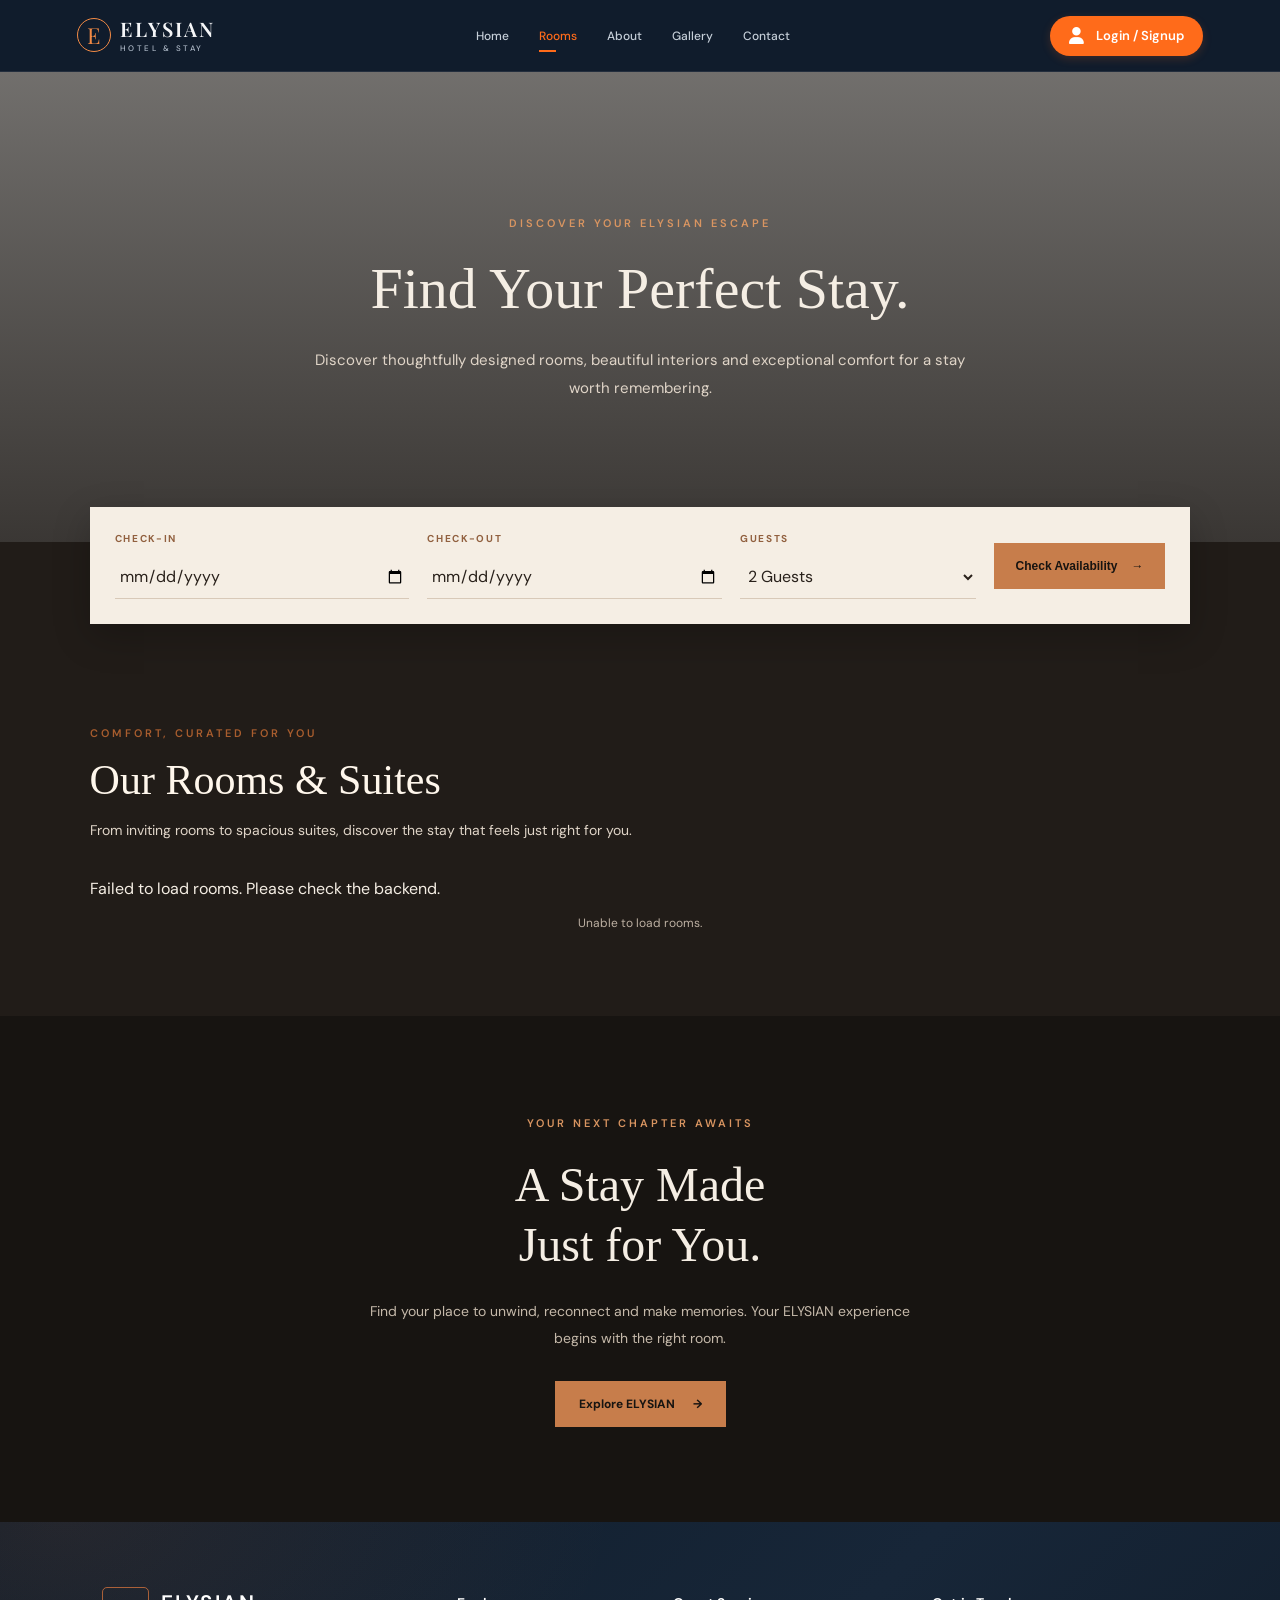
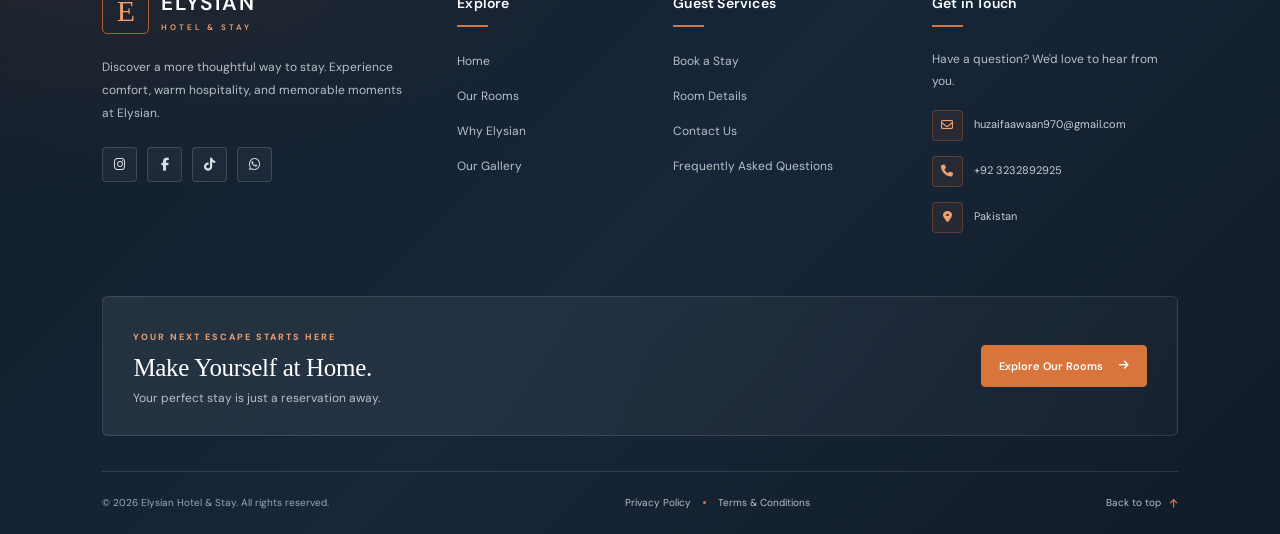
<file: src/main/resources/static/pages/rooms.html>
<!DOCTYPE html>
<html lang="en">
<head>
    <meta charset="UTF-8">
    <meta name="viewport" content="width=device-width, initial-scale=1.0">

    <title>Rooms | Elysian Hotel & Stay</title>

    <link rel="stylesheet" href="../style.css">
    <link rel="stylesheet" href="../css/rooms.css">

    <link rel="stylesheet"
          href="https://cdnjs.cloudflare.com/ajax/libs/font-awesome/6.7.2/css/all.min.css">

    <link href="https://fonts.googleapis.com/css2?family=DM+Sans:wght@400;500;600;700&family=Playfair+Display:wght@500;600;700&display=swap"
          rel="stylesheet">
</head>

<body>

<!-- Navbar Start -->
<header class="navbar">

    <a href="../index.html" class="brand">
        <span class="brand-icon">E</span>

        <span class="brand-name">
            ELYSIAN
            <small>HOTEL & STAY</small>
        </span>
    </a>

    <nav class="nav-links">
        <a href="../index.html">Home</a>
        <a href="rooms.html" class="active">Rooms</a>
        <a href="about.html">About</a>
        <a href="gallery.html">Gallery</a>
        <a href="contact.html">Contact</a>
    </nav>


    <a href="admin-login.html?mode=user" class="auth-box" id="authLink">
        <i class="fa-solid fa-user auth-icon"></i>
        <span class="auth-text" id="authText">Login / Signup</span>
    </a>


</header>
<!-- Navbar End -->


<!-- Rooms Hero -->
<section class="rooms-hero">
    <div class="rooms-hero-content">
        <span class="rooms-eyebrow">DISCOVER YOUR ELYSIAN ESCAPE</span>

        <h1>Find Your Perfect Stay.</h1>

        <p>
            Discover thoughtfully designed rooms, beautiful interiors and
            exceptional comfort for a stay worth remembering.
        </p>
    </div>
</section>


<!-- Availability Search -->
<section class="availability-section">

    <form class="availability-search" id="availabilityForm">

        <div class="search-field">
            <label for="checkin">CHECK-IN</label>
            <input type="date" id="checkin" name="checkin" required>
        </div>

        <div class="search-field">
            <label for="checkout">CHECK-OUT</label>
            <input type="date" id="checkout" name="checkout" required>
        </div>

        <div class="search-field">
            <label for="guests">GUESTS</label>

            <select id="guests" name="guests">
                <option value="1">1 Guest</option>
                <option value="2" selected>2 Guests</option>
                <option value="3">3 Guests</option>
                <option value="4">4 Guests</option>
                <option value="5">5 Guests</option>
                <option value="6">6 Guests</option>
            </select>
        </div>

        <button type="submit" class="availability-button">
            Check Availability <span>→</span>
        </button>

    </form>

    <p class="availability-message"
       id="availabilityMessage"
       aria-live="polite"></p>

</section>


<!-- Rooms Collection -->
<section class="rooms-section" id="rooms">

    <div class="rooms-section-heading">

        <span class="rooms-eyebrow">COMFORT, CURATED FOR YOU</span>

        <h2>Our Rooms &amp; Suites</h2>

        <p>
            From inviting rooms to spacious suites, discover the stay
            that feels just right for you.
        </p>

    </div>

    <!-- Rooms will be loaded from Spring Boot API -->
    <div class="rooms-grid" id="roomsGrid">
        <p>Loading rooms...</p>
    </div>

    <!-- Pagination -->
    <nav class="rooms-pagination" aria-label="Rooms pages">

        <button type="button"
                id="prevPage"
                aria-label="Previous page">
            ←
        </button>

        <button type="button"
                class="page-button active"
                data-page="1">
            1
        </button>

        <button type="button"
                class="page-button"
                data-page="2">
            2
        </button>

        <button type="button"
                class="page-button"
                data-page="3">
            3
        </button>

        <button type="button"
                id="nextPage"
                aria-label="Next page">
            →
        </button>

    </nav>

    <p class="rooms-page-status"
       id="roomsPageStatus"
       aria-live="polite">
        Loading rooms...
    </p>

</section>


<!-- Closing Section -->
<section class="rooms-closing">

    <div class="rooms-closing-content">

        <span class="rooms-eyebrow">YOUR NEXT CHAPTER AWAITS</span>

        <h2>A Stay Made<br>Just for You.</h2>

        <p>
            Find your place to unwind, reconnect and make memories.
            Your ELYSIAN experience begins with the right room.
        </p>

        <a href="../index.html" class="rooms-closing-button">
            Explore ELYSIAN <span>→</span>
        </a>

    </div>

</section>


<!-- Footer -->
<footer class="site-footer">

    <div class="footer-container">

        <!-- Brand Information -->
        <div class="footer-main">

            <div class="footer-brand">

                <a href="../index.html" class="footer-logo">

                    <span class="footer-logo-icon">E</span>

                    <span class="footer-logo-text">
                        ELYSIAN
                        <small>HOTEL & STAY</small>
                    </span>

                </a>

                <p class="footer-description">
                    Discover a more thoughtful way to stay.
                    Experience comfort, warm hospitality, and
                    memorable moments at Elysian.
                </p>

                <div class="footer-socials">

                    <a href="#" aria-label="Instagram">
                        <i class="fa-brands fa-instagram"></i>
                    </a>

                    <a href="#" aria-label="Facebook">
                        <i class="fa-brands fa-facebook-f"></i>
                    </a>

                    <a href="#" aria-label="TikTok">
                        <i class="fa-brands fa-tiktok"></i>
                    </a>

                    <a href="#" aria-label="WhatsApp">
                        <i class="fa-brands fa-whatsapp"></i>
                    </a>

                </div>

            </div>


            <!-- Explore Links -->
            <div class="footer-column">

                <h3>Explore</h3>
                <span class="footer-heading-line"></span>

                <ul>
                    <li><a href="../index.html">Home</a></li>
                    <li><a href="rooms.html">Our Rooms</a></li>
                    <li><a href="about.html">Why Elysian</a></li>
                    <li><a href="gallery.html">Our Gallery</a></li>
                </ul>

            </div>


            <!-- Guest Services -->
            <div class="footer-column">

                <h3>Guest Services</h3>
                <span class="footer-heading-line"></span>

                <ul>
                    <li><a href="rooms.html">Book a Stay</a></li>
                    <li><a href="rooms.html">Room Details</a></li>
                    <li><a href="contact.html">Contact Us</a></li>
                    <li><a href="contact.html">Frequently Asked Questions</a></li>
                </ul>

            </div>


            <!-- Contact Information -->
            <div class="footer-column footer-contact" id="contact">

                <h3>Get in Touch</h3>
                <span class="footer-heading-line"></span>

                <p class="footer-contact-intro">
                    Have a question? We'd love to hear from you.
                </p>

                <a href="mailto:huzaifaawaan970@gmail.com"
                   class="footer-contact-item">

                    <span class="footer-contact-icon">
                        <i class="fa-regular fa-envelope"></i>
                    </span>

                    <span>huzaifaawaan970@gmail.com</span>

                </a>

                <a href="tel:+923232892925"
                   class="footer-contact-item">

                    <span class="footer-contact-icon">
                        <i class="fa-solid fa-phone"></i>
                    </span>

                    <span>+92 3232892925</span>

                </a>

                <div class="footer-contact-item">

                    <span class="footer-contact-icon">
                        <i class="fa-solid fa-location-dot"></i>
                    </span>

                    <span>Pakistan</span>

                </div>

            </div>

        </div>


        <!-- Booking Banner -->
        <div class="footer-booking-banner">

            <div>

                <span class="footer-banner-label">
                    YOUR NEXT ESCAPE STARTS HERE
                </span>

                <h3>Make Yourself at Home.</h3>

                <p>
                    Your perfect stay is just a reservation away.
                </p>

            </div>

            <a href="rooms.html" class="footer-booking-btn">
                Explore Our Rooms
                <i class="fa-solid fa-arrow-right"></i>
            </a>

        </div>


        <!-- Bottom Bar -->
        <div class="footer-bottom">

            <p>
                &copy; 2026 Elysian Hotel & Stay.
                All rights reserved.
            </p>

            <div class="footer-bottom-links">

                <a href="privacy-policy.html">Privacy Policy</a>
                <span></span>
                <a href="terms.html">Terms &amp; Conditions</a>

            </div>

            <a href="#" class="footer-back-top">
                Back to top
                <i class="fa-solid fa-arrow-up"></i>
            </a>

        </div>

    </div>

</footer>


<!-- JavaScript -->
<script src="../javascript/rooms_details.js"></script>
<script src="../javascript/auth-state.js"></script>

</body>
</html>
</file>
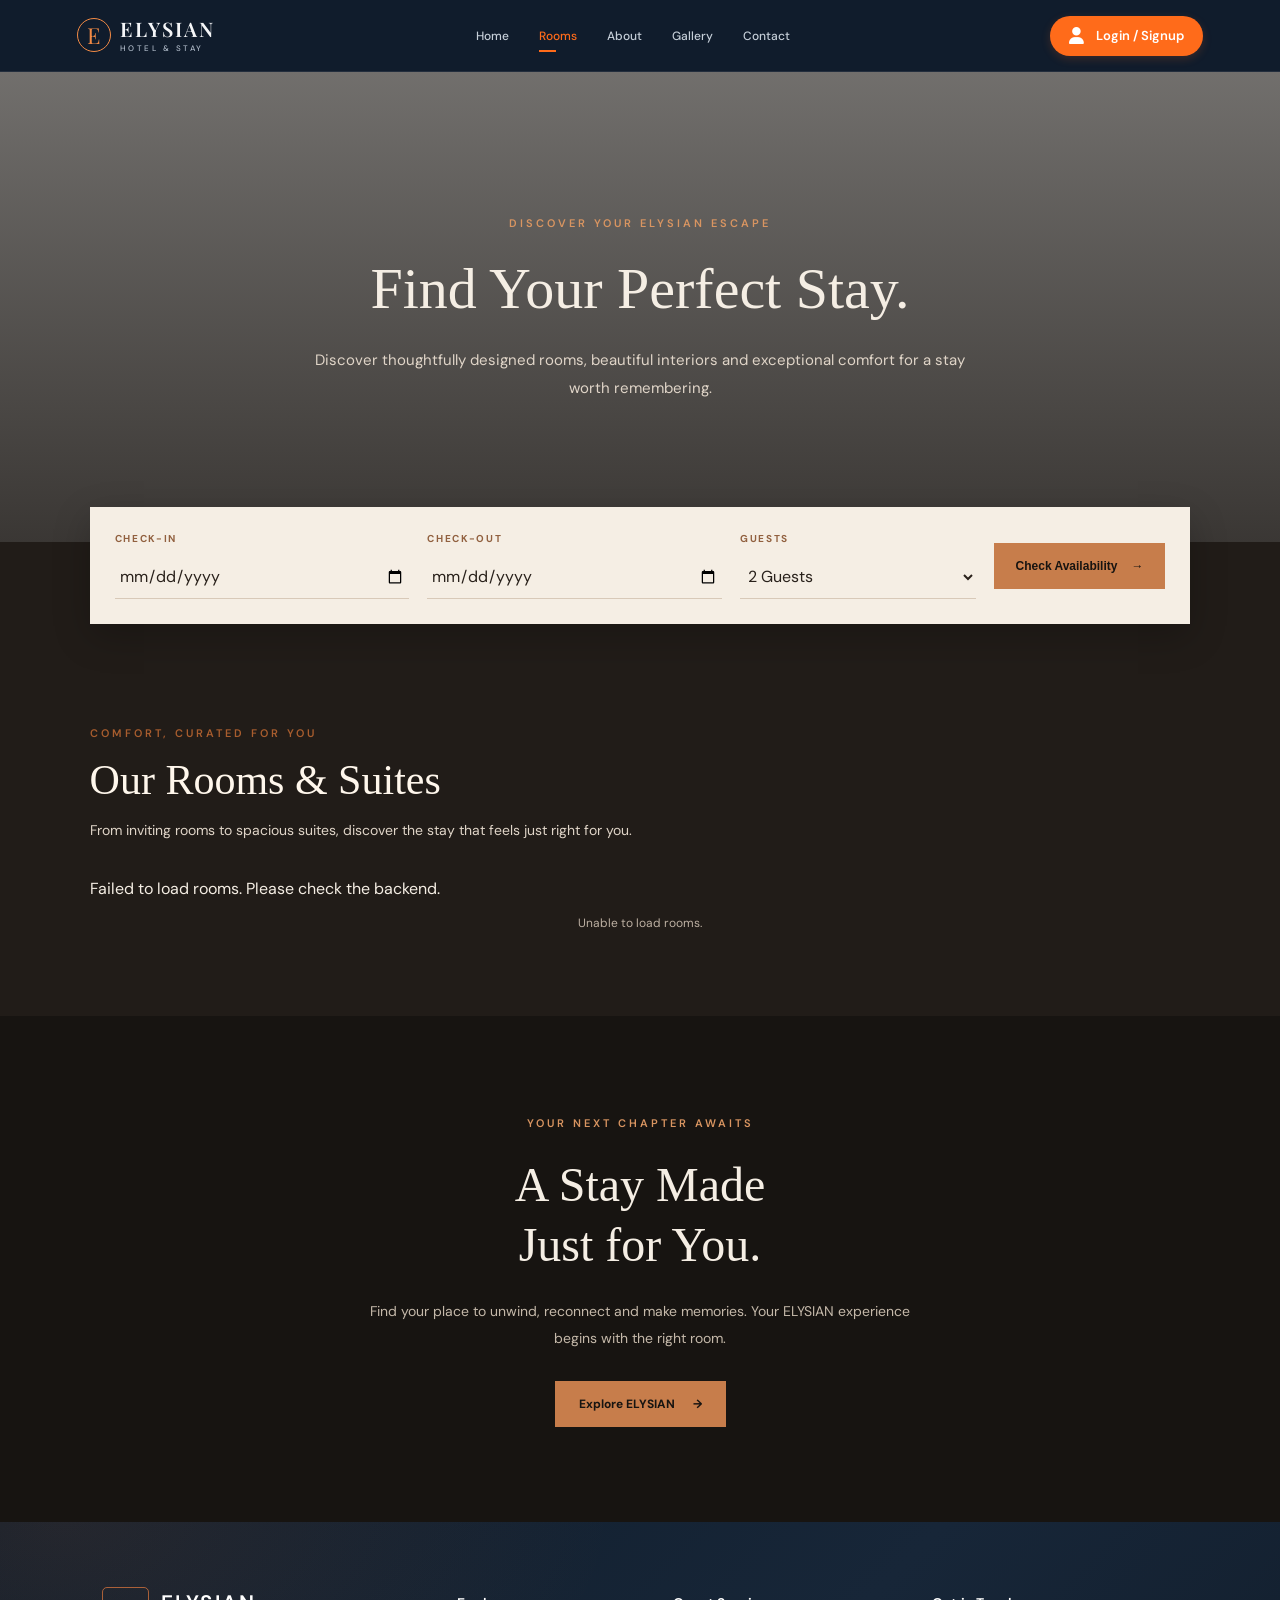
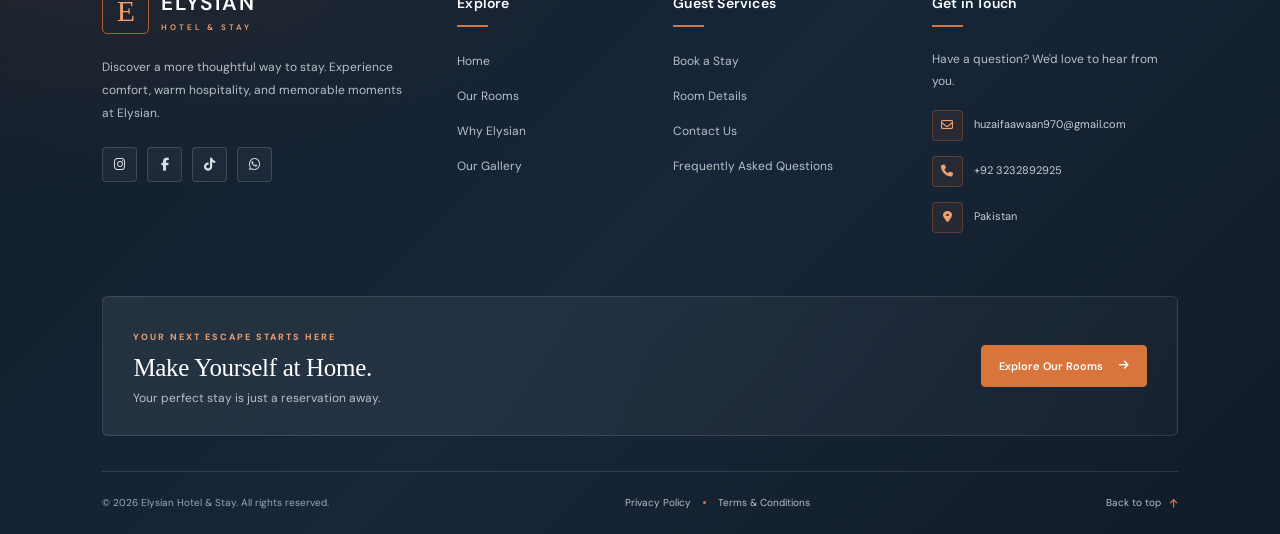
<file: src/main/resources/static/pages/rooms_details.html>
<!DOCTYPE html>
<html lang="en">
<head>
    <meta charset="UTF-8">
    <meta name="viewport" content="width=device-width, initial-scale=1.0">

    <title>About Us | Elysian Hotel & Stay</title>

    <!-- Common Navbar CSS -->
    <link rel="stylesheet" href="../style.css">

    <!-- Room detail sPage CSS -->
    <link rel="stylesheet" href="../css/rooms_details.css">


    <!-- Font Awesome Icons -->
    <link rel="stylesheet"
          href="https://cdnjs.cloudflare.com/ajax/libs/font-awesome/6.7.2/css/all.min.css">

    <!-- Google Fonts -->
    <link href="https://fonts.googleapis.com/css2?family=DM+Sans:wght@400;500;600;700&family=Playfair+Display:wght@500;600;700&display=swap"
          rel="stylesheet">
</head>

<body>

<!-- Navbar Start -->
<header class="navbar">

    <a href="../index.html" class="brand">
        <span class="brand-icon">E</span>

        <span class="brand-name">
                ELYSIAN
                <small>HOTEL & STAY</small>
            </span>
    </a>

    <nav class="nav-links">
        <a href="../index.html">Home</a>
        <a href="rooms.html">Rooms</a>
        <a href="about.html" >About</a>
        <a href="gallery.html" >Gallery</a>
        <a href="contact.html">Contact</a>
    </nav>

    <a href="admin-login.html?mode=user" class="auth-box" id="authLink">
        <i class="fa-solid fa-user auth-icon"></i>
        <span class="auth-text" id="authText">Login / Signup</span>
    </a>

</header>
<!-- Navbar End -->



<!-- Room Details Section Start -->
<main class="room-details-page">

    <!-- Room Details Hero -->
    <section class="room-details-hero">
        <div class="room-details-heading">
            <span class="section-label">ELYSIAN HOTEL & STAY</span>
            <h1>Your Perfect <span>Stay</span></h1>
            <p>Discover your room, explore its comfort, and plan your next stay with us.</p>
        </div>
    </section>

    <!-- Room Details Content -->
    <section class="room-details-section">

        <div class="room-details-container">

            <!-- Room Information -->
            <div class="room-details-content">

                <div class="room-details-image">
                    <img
                            id="detailRoomImage"
                            src="https://images.unsplash.com/photo-1611892440504-42a792e24d32?auto=format&fit=crop&w=1400&q=85"
                            alt="Hotel Room"
                    >
                    <span class="room-image-badge">ELYSIAN COLLECTION</span>
                </div>

                <div class="room-details-info">

                    <span class="room-details-type" id="detailRoomType">
                        DELUXE COLLECTION
                    </span>

                    <h2 id="detailRoomName">Deluxe Room</h2>

                    <p class="room-details-description" id="detailRoomDescription">
                        Enjoy a relaxing stay in a beautifully designed room
                        with elegant interiors, comfortable bedding, and a
                        peaceful atmosphere.
                    </p>

                    <div class="room-details-meta">
                        <div class="room-meta-item">
                            <i class="fa-solid fa-user-group"></i>
                            <span id="detailRoomCapacity">2 Guests</span>
                        </div>

                        <div class="room-meta-item">
                            <i class="fa-solid fa-bed"></i>
                            <span id="detailRoomBed">Comfortable Bedding</span>
                        </div>

                        <div class="room-meta-item">
                            <i class="fa-solid fa-wifi"></i>
                            <span>Free Wi-Fi</span>
                        </div>
                    </div>

                    <div class="room-details-divider"></div>

                    <div class="room-facilities">
                        <h3>Room Facilities</h3>

                        <div class="facilities-grid">
                            <div class="facility-item">
                                <i class="fa-solid fa-wifi"></i>
                                <span>Free Wi-Fi</span>
                            </div>

                            <div class="facility-item">
                                <i class="fa-solid fa-snowflake"></i>
                                <span>Air Conditioning</span>
                            </div>

                            <div class="facility-item">
                                <i class="fa-solid fa-tv"></i>
                                <span>Flat-Screen TV</span>
                            </div>

                            <div class="facility-item">
                                <i class="fa-solid fa-mug-hot"></i>
                                <span>Tea & Coffee</span>
                            </div>

                            <div class="facility-item">
                                <i class="fa-solid fa-shower"></i>
                                <span>Private Bathroom</span>
                            </div>

                            <div class="facility-item">
                                <i class="fa-solid fa-bell-concierge"></i>
                                <span>Room Service</span>
                            </div>
                        </div>
                    </div>

                </div>
            </div>

            <!-- Booking Form -->
            <aside class="room-booking-card">

                <div class="booking-card-heading">
                    <span>YOUR ELYSIAN EXPERIENCE</span>
                    <h2>Reserve Your Stay</h2>
                    <p>Complete the details below to request your booking.</p>
                </div>

                <div class="booking-price">
                    <div>
                        <span>Price per night</span>
                        <h3>PKR <span id="detailRoomPrice">0</span></h3>
                    </div>

                    <i class="fa-solid fa-key"></i>
                </div>

                <form id="roomBookingForm">

                    <div class="booking-form-group">
                        <label for="bookingName">Full Name</label>
                        <input
                                type="text"
                                id="bookingName"
                                name="fullName"
                                placeholder="Enter your full name"
                                required
                        >
                    </div>

                    <div class="booking-form-group">
                        <label for="bookingEmail">Email Address</label>
                        <input
                                type="email"
                                id="bookingEmail"
                                name="email"
                                placeholder="Enter your email"
                                required
                        >
                    </div>

                    <div class="booking-form-group">
                        <label for="bookingPhone">Phone Number</label>
                        <input
                                type="tel"
                                id="bookingPhone"
                                name="phone"
                                placeholder="Enter your phone number"
                                required
                        >
                    </div>

                    <div class="booking-date-grid">

                        <div class="booking-form-group">
                            <label for="bookingCheckin">Check-in</label>
                            <input
                                    type="date"
                                    id="bookingCheckin"
                                    name="checkIn"
                                    required
                            >
                        </div>

                        <div class="booking-form-group">
                            <label for="bookingCheckout">Check-out</label>
                            <input
                                    type="date"
                                    id="bookingCheckout"
                                    name="checkOut"
                                    required
                            >
                        </div>

                    </div>

                    <div class="booking-form-group">
                        <label for="bookingGuests">Number of Guests</label>
                        <select id="bookingGuests" name="guests" required>
                            <option value="1">1 Guest</option>
                            <option value="2" selected>2 Guests</option>
                            <option value="3">3 Guests</option>
                            <option value="4">4 Guests</option>
                            <option value="5">5 Guests</option>
                        </select>
                    </div>

                    <div class="booking-total">
                        <span>Estimated Total</span>
                        <strong id="bookingTotal">PKR 0</strong>
                    </div>

                    <p class="booking-note">
                        <i class="fa-solid fa-circle-info"></i>
                        Final availability and booking confirmation will be checked by the hotel.
                    </p>

                    <button type="submit" class="booking-submit-btn">
                        Request Booking
                        <i class="fa-solid fa-arrow-right"></i>
                    </button>

                    <p id="bookingMessage" class="booking-message" aria-live="polite"></p>

                </form>

            </aside>

        </div>
    </section>

</main>
<!-- Room Details Section End -->



<!-- ===== ELYSIAN HOTEL FOOTER ===== -->

<footer class="site-footer">
    <div class="footer-container">

        <!-- Main footer -->
        <div class="footer-main">

            <!-- Brand information -->
            <div class="footer-brand">
                <a href="../index.html" class="footer-logo">
                    <span class="footer-logo-icon">E</span>
                    <span class="footer-logo-text">
                        ELYSIAN
                        <small>HOTEL & STAY</small>
                    </span>
                </a>

                <p class="footer-description">
                    Discover a more thoughtful way to stay.
                    Experience comfort, warm hospitality, and
                    memorable moments at Elysian.
                </p>

                <div class="footer-socials">
                    <a href="#" aria-label="Instagram">
                        <i class="fa-brands fa-instagram"></i>
                    </a>
                    <a href="#" aria-label="Facebook">
                        <i class="fa-brands fa-facebook-f"></i>
                    </a>
                    <a href="#" aria-label="TikTok">
                        <i class="fa-brands fa-tiktok"></i>
                    </a>
                    <a href="#" aria-label="WhatsApp">
                        <i class="fa-brands fa-whatsapp"></i>
                    </a>
                </div>
            </div>

            <!-- Explore links -->
            <div class="footer-column">
                <h3>Explore</h3>
                <span class="footer-heading-line"></span>

                <ul>
                    <li><a href="../index.html">Home</a></li>
                    <li><a href="rooms.html">Our Rooms</a></li>
                    <li><a href="about.html">Why Elysian</a></li>
                    <li><a href="gallery.html">Our Gallery</a></li>
                </ul>
            </div>

            <!-- Guest services -->
            <div class="footer-column">
                <h3>Guest Services</h3>
                <span class="footer-heading-line"></span>

                <ul>
                    <li><a href="rooms.html">Book a Stay</a></li>
                    <li><a href="rooms.html">Room Details</a></li>
                    <li><a href="contact.html">Contact Us</a></li>
                    <li><a href="contact.html">Frequently Asked Questions</a></li>
                </ul>
            </div>

            <!-- Contact information -->
            <div class="footer-column footer-contact" id="contact">
                <h3>Get in Touch</h3>
                <span class="footer-heading-line"></span>

                <p class="footer-contact-intro">
                    Have a question? We'd love to hear from you.
                </p>

                <a href="mailto:info@elysianhotel.com" class="footer-contact-item">
                    <span class="footer-contact-icon">
                        <i class="fa-regular fa-envelope"></i>
                    </span>
                    <span>huzaifaawaan970@gmail.com</span>
                </a>

                <a href="tel:+923001234567" class="footer-contact-item">
                    <span class="footer-contact-icon">
                        <i class="fa-solid fa-phone"></i>
                    </span>
                    <span>+92 3232892925</span>
                </a>

                <div class="footer-contact-item">
                    <span class="footer-contact-icon">
                        <i class="fa-solid fa-location-dot"></i>
                    </span>
                    <span>Pakistan</span>
                </div>
            </div>

        </div>

        <!-- Booking banner -->
        <div class="footer-booking-banner">
            <div>
                <span class="footer-banner-label">YOUR NEXT ESCAPE STARTS HERE</span>
                <h3>Make Yourself at Home.</h3>
                <p>Your perfect stay is just a reservation away.</p>
            </div>

            <a href="rooms.html" class="footer-booking-btn">
                Explore Our Rooms
                <i class="fa-solid fa-arrow-right"></i>
            </a>
        </div>

        <!-- Bottom bar -->
        <div class="footer-bottom">
            <p>
                &copy; 2026 Elysian Hotel & Stay.
                All rights reserved.
            </p>

            <div class="footer-bottom-links">
                <a href="privacy-policy.html">Privacy Policy</a>
                <span></span>
                <a href="terms.html">Terms & Conditions</a>
            </div>

            <a href="#" class="footer-back-top">
                Back to top
                <i class="fa-solid fa-arrow-up"></i>
            </a>
        </div>

    </div>
</footer>
<script src="../javascript/rooms_details.js"></script>
<script src="../javascript/auth-state.js"></script>
</body>
</html>
</file>
<file: src/main/resources/static/css/admin-dashboard.css>
/* =========================================
   ELYSIAN HOTEL & STAY — ADMIN DASHBOARD
   Premium Dark / Terracotta Theme
========================================= */

@import url('https://fonts.googleapis.com/css2?family=DM+Sans:wght@400;500;600;700&family=Playfair+Display:wght@500;600;700&display=swap');

:root {
    --bg-main: #0b0e13;
    --bg-sidebar: #10141b;
    --bg-card: #141922;
    --bg-card-hover: #191f29;
    --bg-input: #0e1219;

    --accent: #c77b55;
    --accent-hover: #d58b65;
    --accent-soft: rgba(199, 123, 85, 0.12);

    --text-primary: #f4f0eb;
    --text-secondary: #a2a5ad;
    --text-muted: #6e7480;

    --border: rgba(255, 255, 255, 0.075);
    --border-accent: rgba(199, 123, 85, 0.35);

    --green: #8bd49c;
    --green-bg: rgba(139, 212, 156, 0.12);
    --blue: #8db8f0;
    --blue-bg: rgba(141, 184, 240, 0.12);
    --yellow: #e8c47b;
    --yellow-bg: rgba(232, 196, 123, 0.12);
    --red: #e78e8e;

    --sidebar-width: 260px;
    --radius-lg: 18px;
    --radius-md: 12px;

    --shadow-card: 0 12px 35px rgba(0, 0, 0, 0.12);
}

/* Reset */

* {
    margin: 0;
    padding: 0;
    box-sizing: border-box;
}

html {
    scroll-behavior: smooth;
    scroll-padding-top: 100px;
}

body {
    min-height: 100vh;
    background: var(--bg-main);
    color: var(--text-primary);
    font-family: 'DM Sans', sans-serif;
    font-size: 14px;
    line-height: 1.6;
}

button,
input,
select,
textarea {
    font: inherit;
}

button,
a {
    -webkit-tap-highlight-color: transparent;
}

button {
    cursor: pointer;
}

a {
    color: inherit;
    text-decoration: none;
}

button:focus-visible,
a:focus-visible {
    outline: 2px solid var(--accent);
    outline-offset: 4px;
}

::selection {
    background: var(--accent);
    color: #ffffff;
}

/* Main Layout */

.dashboard-container {
    min-height: 100vh;
}

.sidebar {
    position: fixed;
    inset: 0 auto 0 0;
    z-index: 1000;
    display: flex;
    flex-direction: column;
    width: var(--sidebar-width);
    padding: 28px 18px 20px;
    overflow-y: hidden;
    background: var(--bg-sidebar);
    border-right: 1px solid var(--border);
    transition: transform 0.3s ease;
}

.main-content {
    min-height: 100vh;
    margin-left: var(--sidebar-width);
    padding: 0 34px;
}

/* Brand */

.brand {
    display: flex;
    align-items: center;
    gap: 12px;
    padding: 0 9px 32px;
    border-bottom: 1px solid var(--border);
}

.brand-icon {
    display: grid;
    flex-shrink: 0;
    place-items: center;
    width: 43px;
    height: 43px;
    color: var(--accent);
    background: var(--accent-soft);
    border: 1px solid var(--border-accent);
    border-radius: 13px;
    font-size: 19px;
}

.brand-text h2 {
    font-family: 'Playfair Display', serif;
    font-size: 22px;
    font-weight: 600;
    letter-spacing: 2px;
    line-height: 1.2;
}

.brand-text span {
    display: block;
    margin-top: 5px;
    color: var(--accent);
    font-size: 9px;
    font-weight: 700;
    letter-spacing: 3px;
}

.close-sidebar {
    display: none;
    margin-left: auto;
    border: none;
    background: transparent;
    color: var(--text-secondary);
    font-size: 20px;
}

/* Sidebar Navigation */

.sidebar-label {
    margin: 30px 10px 12px;
    color: var(--text-muted);
    font-size: 10px;
    font-weight: 700;
    letter-spacing: 1.8px;
}

.sidebar-nav {
    display: grid;
    gap: 6px;
}

.nav-link {
    position: relative;
    display: flex;
    align-items: center;
    gap: 13px;
    min-height: 47px;
    padding: 0 14px;
    color: var(--text-secondary);
    border: 1px solid transparent;
    border-radius: 10px;
    font-size: 13px;
    font-weight: 500;
    transition: color 0.2s ease, background 0.2s ease,
                border-color 0.2s ease;
}

.nav-link i {
    width: 19px;
    color: #777e8b;
    font-size: 15px;
    text-align: center;
    transition: color 0.2s ease;
}

.nav-link:hover {
    color: var(--text-primary);
    background: rgba(255, 255, 255, 0.035);
}

.nav-link.active {
    color: var(--accent-hover);
    background: var(--accent-soft);
    border-color: rgba(199, 123, 85, 0.16);
}

.nav-link.active i {
    color: var(--accent);
}

.management-label {
    margin-top: 34px;
}

/* Sidebar Bottom */

.sidebar-bottom {
    margin-top: auto;
    padding-top: 35px;
}

.help-card {
    padding: 18px 15px;
    background: linear-gradient(
        145deg,
        rgba(199, 123, 85, 0.13),
        rgba(199, 123, 85, 0.035)
    );
    border: 1px solid rgba(199, 123, 85, 0.18);
    border-radius: 13px;
}

.help-icon {
    display: grid;
    place-items: center;
    width: 35px;
    height: 35px;
    margin-bottom: 13px;
    color: var(--accent);
    background: rgba(199, 123, 85, 0.13);
    border-radius: 10px;
}

.help-card h4 {
    margin-bottom: 5px;
    font-size: 12px;
    font-weight: 600;
}

.help-card p {
    color: var(--text-secondary);
    font-size: 11px;
    line-height: 1.7;
}

.logout-button {
    display: flex;
    align-items: center;
    gap: 12px;
    width: 100%;
    margin-top: 18px;
    padding: 13px 14px;
    color: #d6a19b;
    background: transparent;
    border: 1px solid transparent;
    border-radius: 10px;
    text-align: left;
    font-size: 13px;
    transition: background 0.2s ease;
}

.logout-button:hover {
    background: rgba(231, 142, 142, 0.08);
    border-color: rgba(231, 142, 142, 0.15);
}

.logout-button i {
    width: 19px;
    text-align: center;
}

/* Topbar */

.topbar {
    display: flex;
    align-items: center;
    justify-content: space-between;
    gap: 20px;
    min-height: 100px;
    border-bottom: 1px solid var(--border);
}

.topbar-left,
.topbar-right {
    display: flex;
    align-items: center;
}

.topbar-left {
    gap: 15px;
}

.topbar-left h1 {
    margin-top: 2px;
    font-family: 'Playfair Display', serif;
    font-size: 27px;
    font-weight: 600;
    letter-spacing: -0.4px;
}

.page-eyebrow,
.section-eyebrow {
    display: block;
    color: var(--accent);
    font-size: 9px;
    font-weight: 700;
    letter-spacing: 1.8px;
}

.topbar-right {
    gap: 22px;
}

.date-display {
    display: flex;
    align-items: center;
    gap: 9px;
    color: var(--text-secondary);
    font-size: 12px;
}

.date-display i {
    color: var(--accent);
}

.notification-button {
    position: relative;
    display: grid;
    place-items: center;
    width: 39px;
    height: 39px;
    color: var(--text-secondary);
    background: var(--bg-card);
    border: 1px solid var(--border);
    border-radius: 11px;
    font-size: 16px;
    transition: color 0.2s ease, border-color 0.2s ease;
}

.notification-button:hover {
    color: var(--accent);
    border-color: var(--border-accent);
}

.notification-dot {
    position: absolute;
    top: 8px;
    right: 8px;
    width: 6px;
    height: 6px;
    background: var(--accent);
    border: 1px solid var(--bg-card);
    border-radius: 50%;
}

.profile {
    display: flex;
    align-items: center;
    gap: 11px;
    padding-left: 20px;
    border-left: 1px solid var(--border);
}

.profile-avatar {
    display: grid;
    flex-shrink: 0;
    place-items: center;
    width: 40px;
    height: 40px;
    color: var(--accent-hover);
    background: var(--accent-soft);
    border: 1px solid var(--border-accent);
    border-radius: 50%;
    font-family: 'Playfair Display', serif;
    font-size: 17px;
}

.profile-info {
    display: grid;
    gap: 2px;
}

.profile-info strong {
    max-width: 150px;
    overflow: hidden;
    color: var(--text-primary);
    font-size: 12px;
    font-weight: 600;
    text-overflow: ellipsis;
    white-space: nowrap;
}

.profile-info span {
    color: var(--text-muted);
    font-size: 10px;
}

.profile-arrow {
    margin-left: 4px;
    color: var(--text-muted);
    font-size: 10px;
}

.menu-toggle {
    display: none;
    place-items: center;
    width: 40px;
    height: 40px;
    color: var(--text-primary);
    background: var(--bg-card);
    border: 1px solid var(--border);
    border-radius: 10px;
    font-size: 17px;
}

/* Dashboard Section */

.dashboard-section {
    padding-top: 34px;
    padding-bottom: 24px;
}

.welcome-section {
    display: flex;
    align-items: center;
    justify-content: space-between;
    gap: 25px;
    margin-bottom: 28px;
}

.welcome-section h2 {
    margin-top: 8px;
    font-family: 'Playfair Display', serif;
    font-size: clamp(22px, 2vw, 29px);
    font-weight: 600;
    letter-spacing: -0.4px;
}

.welcome-section h2 span {
    color: var(--accent-hover);
}

.welcome-description {
    margin-top: 8px;
    color: var(--text-secondary);
    font-size: 12px;
}

.primary-button,
.secondary-button {
    display: inline-flex;
    align-items: center;
    justify-content: center;
    gap: 10px;
    min-height: 43px;
    padding: 0 17px;
    border-radius: 9px;
    font-size: 12px;
    font-weight: 600;
    transition: background 0.2s ease, transform 0.2s ease,
                border-color 0.2s ease;
}

.primary-button {
    color: #fff9f5;
    background: var(--accent);
    border: 1px solid var(--accent);
    white-space: nowrap;
}

.primary-button:hover {
    background: var(--accent-hover);
    border-color: var(--accent-hover);
    transform: translateY(-1px);
}

.primary-button i {
    font-size: 11px;
}

.secondary-button {
    color: var(--accent-hover);
    background: var(--accent-soft);
    border: 1px solid var(--border-accent);
}

.secondary-button:hover {
    background: rgba(199, 123, 85, 0.2);
    transform: translateY(-1px);
}

.small-button {
    min-height: 36px;
    padding: 0 13px;
    font-size: 11px;
}

/* Statistics Cards */

.stats-grid {
    display: grid;
    grid-template-columns: repeat(4, minmax(0, 1fr));
    gap: 17px;
    margin-bottom: 25px;
}

.stat-card {
    position: relative;
    min-width: 0;
    padding: 21px 19px;
    overflow: hidden;
    background: var(--bg-card);
    border: 1px solid var(--border);
    border-radius: var(--radius-lg);
    box-shadow: var(--shadow-card);
    transition: transform 0.25s ease, border-color 0.25s ease,
                background 0.25s ease;
}

.stat-card::after {
    position: absolute;
    right: -32px;
    bottom: -40px;
    width: 100px;
    height: 100px;
    border: 1px solid rgba(199, 123, 85, 0.07);
    border-radius: 50%;
    content: "";
    pointer-events: none;
}

.stat-card:hover {
    background: var(--bg-card-hover);
    border-color: var(--border-accent);
    transform: translateY(-3px);
}

.stat-top {
    display: flex;
    align-items: center;
    justify-content: space-between;
    gap: 10px;
    margin-bottom: 23px;
}

.stat-icon {
    display: grid;
    place-items: center;
    width: 43px;
    height: 43px;
    border-radius: 12px;
    font-size: 17px;
}

.rooms-icon {
    color: var(--accent-hover);
    background: var(--accent-soft);
}

.bookings-icon {
    color: var(--blue);
    background: var(--blue-bg);
}

.available-icon {
    color: var(--green);
    background: var(--green-bg);
}

.revenue-icon {
    color: var(--yellow);
    background: var(--yellow-bg);
}

.stat-tag {
    color: var(--text-muted);
    font-size: 8px;
    font-weight: 700;
    letter-spacing: 1px;
    text-align: right;
}

.stat-label {
    margin-bottom: 6px;
    color: var(--text-secondary);
    font-size: 12px;
}

.stat-card h3 {
    margin-bottom: 8px;
    overflow-wrap: anywhere;
    font-family: 'Playfair Display', serif;
    font-size: clamp(25px, 2.5vw, 33px);
    font-weight: 600;
    line-height: 1.2;
}

.stat-description {
    color: var(--text-muted);
    font-size: 10px;
}

/* Main Content Grid */

.content-grid {
    display: grid;
    grid-template-columns: minmax(0, 1.6fr) minmax(260px, 0.9fr);
    gap: 20px;
    margin-bottom: 24px;
}

.panel {
    min-width: 0;
    padding: 23px;
    background: var(--bg-card);
    border: 1px solid var(--border);
    border-radius: var(--radius-lg);
    box-shadow: var(--shadow-card);
}

.panel-header {
    display: flex;
    align-items: center;
    justify-content: space-between;
    gap: 15px;
    margin-bottom: 24px;
}

.panel-header h3 {
    margin-top: 5px;
    font-family: 'Playfair Display', serif;
    font-size: 19px;
    font-weight: 600;
}

.text-button {
    display: inline-flex;
    align-items: center;
    gap: 8px;
    flex-shrink: 0;
    padding: 6px 0;
    color: var(--accent-hover);
    background: transparent;
    border: none;
    font-size: 11px;
    font-weight: 600;
}

.text-button:hover {
    color: #e8a17c;
}

.text-button i {
    font-size: 10px;
}

/* Tables */

.table-wrapper {
    width: 100%;
    overflow-x: auto;
}

table {
    width: 100%;
    border-collapse: collapse;
    text-align: left;
    white-space: nowrap;
}

thead {
    background: rgba(255, 255, 255, 0.018);
}

th {
    padding: 13px 12px;
    color: var(--text-muted);
    border-bottom: 1px solid var(--border);
    font-size: 9px;
    font-weight: 700;
    letter-spacing: 0.9px;
}

td {
    padding: 17px 12px;
    color: var(--text-secondary);
    border-bottom: 1px solid var(--border);
    font-size: 11px;
}

tbody tr:last-child td {
    border-bottom: none;
}

tbody tr:hover:not(:has(.empty-state)) {
    background: rgba(255, 255, 255, 0.018);
}

.empty-state {
    padding: 36px 15px;
    color: var(--text-muted);
    text-align: center;
    white-space: normal;
}

.empty-state i {
    display: block;
    margin-bottom: 12px;
    color: var(--accent);
    font-size: 25px;
    opacity: 0.8;
}

.empty-state span {
    display: block;
    font-size: 11px;
    line-height: 1.8;
}

/* Room Overview */

.room-status-panel {
    display: flex;
    flex-direction: column;
}

.more-icon {
    color: var(--text-muted);
    font-size: 17px;
}

.room-summary {
    display: flex;
    align-items: center;
    gap: 13px;
    padding: 16px;
    background: rgba(255, 255, 255, 0.025);
    border: 1px solid var(--border);
    border-radius: 12px;
}

.room-summary-icon {
    display: grid;
    flex-shrink: 0;
    place-items: center;
    width: 43px;
    height: 43px;
    color: var(--accent);
    background: var(--accent-soft);
    border-radius: 11px;
    font-size: 17px;
}

.room-summary h4 {
    margin-bottom: 4px;
    font-size: 12px;
    font-weight: 600;
}

.room-summary p {
    color: var(--text-secondary);
    font-size: 10px;
    line-height: 1.7;
}

.room-metrics {
    display: grid;
    gap: 0;
    margin: 19px 0;
}

.room-metrics > div {
    display: grid;
    grid-template-columns: 9px 1fr auto;
    align-items: center;
    gap: 9px;
    padding: 12px 0;
    border-bottom: 1px solid var(--border);
    color: var(--text-secondary);
    font-size: 11px;
}

.room-metrics > div:last-child {
    border-bottom: none;
}

.room-metrics strong {
    color: var(--text-primary);
    font-size: 12px;
    font-weight: 600;
}

.metric-dot {
    width: 7px;
    height: 7px;
    border-radius: 50%;
}

.available-dot {
    background: var(--green);
}

.occupied-dot {
    background: var(--blue);
}

.maintenance-dot {
    background: var(--yellow);
}

.room-status-panel .secondary-button {
    width: 100%;
    margin-top: auto;
}

/* All Rooms Table */

.all-rooms-panel {
    margin-bottom: 24px;
}

.all-rooms-panel .panel-header {
    margin-bottom: 19px;
}

/* Future Sections */

.placeholder-panel {
    display: flex;
    align-items: center;
    gap: 17px;
    margin-bottom: 20px;
    margin-top:20px;
    scroll-margin-top: 25px;
}

.placeholder-icon {
    display: grid;
    flex-shrink: 0;
    place-items: center;
    width: 48px;
    height: 48px;
    color: var(--accent);
    background: var(--accent-soft);
    border: 1px solid var(--border-accent);
    border-radius: 13px;
    font-size: 18px;
}

.placeholder-panel h3 {
    margin-bottom: 4px;
    font-family: 'Playfair Display', serif;
    font-size: 17px;
}

.placeholder-panel p {
    color: var(--text-secondary);
    font-size: 11px;
}

/* Footer */

.dashboard-footer {
    display: flex;
    align-items: center;
    justify-content: space-between;
    gap: 15px;
    margin-top: 28px;
    padding: 22px 0 5px;
    color: var(--text-muted);
    border-top: 1px solid var(--border);
    font-size: 10px;
}

.dashboard-footer p {
    font-size: 10px;
}

.dashboard-footer span {
    text-align: right;
}

/* Mobile Sidebar Overlay */

.sidebar-overlay {
    position: fixed;
    inset: 0;
    z-index: 999;
    visibility: hidden;
    background: rgba(0, 0, 0, 0.65);
    opacity: 0;
    transition: opacity 0.3s ease, visibility 0.3s ease;
}




/* =========================================
   ADD ROOM FORM
   ELYSIAN — Premium Terracotta Theme
========================================= */

#addRoomFormSection {
    margin-bottom: 28px;
    scroll-margin-top: 25px;
    animation: roomFormAppear 0.3s ease;
}

#addRoomFormSection[hidden] {
    display: none !important;
}

.add-room-panel {
    padding: 28px;
    background:
        radial-gradient(
            circle at top right,
            rgba(199, 123, 85, 0.07),
            transparent 38%
        ),
        var(--bg-card);
    border-color: var(--border-accent);
}

.add-room-panel .panel-header {
    padding-bottom: 20px;
    margin-bottom: 25px;
    border-bottom: 1px solid var(--border);
}

.add-room-panel .panel-header h3 {
    margin-top: 7px;
    font-size: 23px;
}

.add-room-panel .panel-header p {
    margin-top: 7px;
    color: var(--text-secondary);
    font-size: 12px;
}

#addRoomForm {
    display: grid;
    grid-template-columns: repeat(2, minmax(0, 1fr));
    gap: 22px;
}

#addRoomForm .form-group {
    display: flex;
    flex-direction: column;
    gap: 9px;
    min-width: 0;
}

#addRoomForm .form-group.full-width {
    grid-column: 1 / -1;
}

#addRoomForm label {
    color: var(--text-primary);
    font-size: 12px;
    font-weight: 600;
}

#addRoomForm label .required {
    color: var(--accent-hover);
}

#addRoomForm input,
#addRoomForm select,
#addRoomForm textarea {
    width: 100%;
    min-height: 46px;
    padding: 12px 14px;
    color: var(--text-primary);
    background: var(--bg-input);
    border: 1px solid var(--border);
    border-radius: 10px;
    outline: none;
    font-size: 12px;
    transition:
        border-color 0.2s ease,
        box-shadow 0.2s ease,
        background 0.2s ease;
}

#addRoomForm textarea {
    min-height: 115px;
    resize: vertical;
    line-height: 1.7;
}

#addRoomForm input::placeholder,
#addRoomForm textarea::placeholder {
    color: var(--text-muted);
}

#addRoomForm input:hover,
#addRoomForm select:hover,
#addRoomForm textarea:hover {
    border-color: rgba(199, 123, 85, 0.3);
}

#addRoomForm input:focus,
#addRoomForm select:focus,
#addRoomForm textarea:focus {
    background: #111620;
    border-color: var(--accent);
    box-shadow: 0 0 0 3px rgba(199, 123, 85, 0.1);
}

#addRoomForm input[type="number"] {
    appearance: textfield;
    -moz-appearance: textfield;
}

#addRoomForm input[type="number"]::-webkit-inner-spin-button,
#addRoomForm input[type="number"]::-webkit-outer-spin-button {
    margin: 0;
    -webkit-appearance: none;
}

#addRoomForm .form-hint {
    color: var(--text-muted);
    font-size: 10px;
    line-height: 1.6;
}

#addRoomForm .form-actions {
    display: flex;
    flex-wrap: wrap;
    align-items: center;
    gap: 12px;
    grid-column: 1 / -1;
    padding-top: 20px;
    border-top: 1px solid var(--border);
}

#addRoomForm .form-actions button {
    min-height: 43px;
}

#saveRoomButton:disabled {
    cursor: not-allowed;
    opacity: 0.65;
    transform: none;
}

#resetRoomFormButton,
#cancelAddRoomButton {
    color: var(--text-secondary);
    background: rgba(255, 255, 255, 0.025);
    border: 1px solid var(--border);
    border-radius: 9px;
}

#resetRoomFormButton:hover,
#cancelAddRoomButton:hover {
    color: var(--text-primary);
    background: rgba(255, 255, 255, 0.06);
    border-color: var(--border-accent);
}

#addRoomMessage {
    display: block;
    min-height: 20px;
    margin: 0;
    color: var(--green);
    font-size: 12px;
    grid-column: 1 / -1;
    overflow-wrap: anywhere;
}

#addRoomMessage:empty {
    display: none;
}

/* Room Status Badge */

.room-status-badge {
    display: inline-flex;
    align-items: center;
    justify-content: center;
    padding: 5px 10px;
    color: var(--green);
    background: var(--green-bg);
    border: 1px solid rgba(139, 212, 156, 0.15);
    border-radius: 20px;
    font-size: 9px;
    font-weight: 700;
    letter-spacing: 0.4px;
}

.room-status-badge:where(:not(:empty)) {
    white-space: nowrap;
}

@keyframes roomFormAppear {
    from {
        opacity: 0;
        transform: translateY(10px);
    }

    to {
        opacity: 1;
        transform: translateY(0);
    }
}

/* =========================================
   TABLET RESPONSIVE (768px - 1024px)
========================================= */

@media (max-width: 1024px) {

    :root {
        --sidebar-width: 230px;
    }

    .main-content {
        padding: 0 24px;
    }

    .sidebar {
        padding: 24px 14px 18px;
    }

    .brand-text h2 {
        font-size: 19px;
    }

    .stats-grid {
        grid-template-columns: repeat(2, minmax(0, 1fr));
    }

    .content-grid {
        grid-template-columns: 1fr;
    }

    .topbar {
        min-height: 85px;
    }

    .topbar-left h1 {
        font-size: 24px;
    }

    .topbar-right {
        gap: 14px;
    }

    .profile {
        padding-left: 13px;
    }

    .add-room-panel {
        padding: 23px;
    }
}


/* =========================================
   MOBILE RESPONSIVE (MAX 767px)
========================================= */

@media (max-width: 767px) {

    /* Main Layout */

    .main-content {
        margin-left: 0;
        padding: 0 18px;
        width: 100%;
    }

    /* Sidebar */

    .sidebar {
        width: 270px;
        max-width: 85%;
        transform: translateX(-100%);
        overflow-y: auto;
        padding: 22px 17px;
    }

    .sidebar.active {
        transform: translateX(0);
    }

    .close-sidebar {
        display: block;
    }

    .sidebar-overlay.active {
        visibility: visible;
        opacity: 1;
    }

    .sidebar-bottom {
        margin-top: 35px;
        padding-top: 20px;
    }

    /* Topbar */

    .topbar {
        min-height: 78px;
        gap: 10px;
    }

    .topbar-left {
        gap: 11px;
        min-width: 0;
    }

    .menu-toggle {
        display: grid;
        flex-shrink: 0;
        width: 37px;
        height: 37px;
        font-size: 15px;
    }

    .topbar-left h1 {
        font-size: 21px;
    }

    .page-eyebrow {
        font-size: 8px;
        letter-spacing: 1.3px;
    }

    .topbar-right {
        gap: 10px;
    }

    .date-display {
        display: none;
    }

    .notification-button {
        width: 35px;
        height: 35px;
        font-size: 14px;
    }

    .profile {
        gap: 7px;
        padding-left: 10px;
    }

    .profile-avatar {
        width: 34px;
        height: 34px;
        font-size: 14px;
    }

    .profile-info strong {
        max-width: 85px;
        font-size: 10px;
    }

    .profile-info span {
        font-size: 9px;
    }

    .profile-arrow {
        display: none;
    }

    /* Dashboard */

    .dashboard-section {
        padding-top: 25px;
    }

    .welcome-section {
        flex-direction: column;
        align-items: flex-start;
        gap: 17px;
        margin-bottom: 23px;
    }

    .welcome-section h2 {
        font-size: 25px;
    }

    .welcome-description {
        font-size: 11px;
    }

    .welcome-section .primary-button {
        width: 100%;
    }

    /* Statistics */

    .stats-grid {
        grid-template-columns: repeat(2, minmax(0, 1fr));
        gap: 12px;
    }

    .stat-card {
        padding: 16px 14px;
        border-radius: 14px;
    }

    .stat-top {
        margin-bottom: 17px;
    }

    .stat-icon {
        width: 37px;
        height: 37px;
        font-size: 15px;
    }

    .stat-tag {
        font-size: 7px;
    }

    .stat-label {
        font-size: 11px;
    }

    .stat-card h3 {
        font-size: 25px;
    }

    .stat-description {
        font-size: 9px;
    }

    /* Content Grid */

    .content-grid {
        grid-template-columns: 1fr;
        gap: 16px;
    }

    .panel {
        padding: 18px 15px;
        border-radius: 15px;
    }

    .panel-header {
        gap: 10px;
        margin-bottom: 18px;
    }

    .panel-header h3 {
        font-size: 17px;
    }

    .section-eyebrow {
        font-size: 8px;
    }

    .text-button {
        font-size: 10px;
    }

    /* Tables */

    .table-wrapper {
        overflow-x: auto;
        -webkit-overflow-scrolling: touch;
    }

    table {
        min-width: 550px;
    }

    th {
        padding: 11px 10px;
        font-size: 8px;
    }

    td {
        padding: 14px 10px;
        font-size: 10px;
    }

    /* Room Overview */

    .room-summary {
        padding: 13px;
    }

    .room-summary-icon {
        width: 39px;
        height: 39px;
    }

    .room-metrics > div {
        font-size: 10px;
    }

    /* All Rooms */

    .all-rooms-panel {
        margin-bottom: 18px;
    }

    /* Placeholder */

    .placeholder-panel {
        gap: 12px;
        padding: 17px;
    }

    .placeholder-icon {
        width: 42px;
        height: 42px;
    }

    .placeholder-panel h3 {
        font-size: 15px;
    }

    /* Add Room Form */

    #addRoomFormSection {
        margin-bottom: 22px;
    }

    .add-room-panel {
        padding: 19px 15px;
    }

    .add-room-panel .panel-header {
        padding-bottom: 16px;
        margin-bottom: 19px;
    }

    .add-room-panel .panel-header h3 {
        font-size: 20px;
    }

    #addRoomForm {
        grid-template-columns: 1fr;
        gap: 17px;
    }

    #addRoomForm .form-group.full-width {
        grid-column: auto;
    }

    #addRoomForm .form-actions {
        grid-column: auto;
        gap: 9px;
    }

    #addRoomForm .form-actions button {
        flex: 1;
        min-width: 110px;
    }

    #addRoomMessage {
        grid-column: auto;
    }

    /* Footer */

    .dashboard-footer {
        flex-direction: column;
        align-items: flex-start;
        gap: 7px;
        padding: 18px 0;
    }

    .dashboard-footer span {
        text-align: left;
    }
}


/* =========================================
   SMALL MOBILE (MAX 480px)
========================================= */

@media (max-width: 480px) {

    .main-content {
        padding: 0 13px;
    }

    .topbar {
        min-height: 70px;
    }

    .topbar-left {
        gap: 13px;
    }

    .topbar-left h1 {
        font-size: 18px;
    }

    .menu-toggle {
        width: 38px;
        height: 38px;
        font-size: 15px;
    }
    .menu-toggle {
        color: #ffffff;
        background: var(--accent);
        border: 1px solid var(--accent);
    }

    .menu-toggle:hover {
        background: var(--accent-hover);
        border-color: var(--accent-hover);
    }

    .topbar-right {
        gap: 70px;
    }


    .profile {
        padding-left: 2px;
    }

    .profile-avatar {
        width: 40px;
        height: 40px;
    }

    .profile-info {
        display: none;
    }


    .welcome-section h2 {
        font-size: 22px;
    }

    .stats-grid {
        gap: 9px;
    }

    .stat-card {
        padding: 14px 11px;
    }

    .stat-card h3 {
        font-size: 22px;
    }

    .stat-icon {
        width: 33px;
        height: 33px;
        font-size: 14px;
    }

    .stat-tag {
        font-size: 6px;
        letter-spacing: 0.5px;
    }

    .panel {
        padding: 16px 12px;
    }

    .panel-header h3 {
        font-size: 16px;
    }

    .room-summary {
        gap: 10px;
        padding: 11px;
    }

    .primary-button,
    .secondary-button {
        min-height: 40px;
        padding: 0 12px;
        font-size: 11px;
    }

    .add-room-panel {
        padding: 16px 12px;
    }

    #addRoomForm input,
    #addRoomForm select,
    #addRoomForm textarea {
        font-size: 12px;
    }

    .dashboard-footer {
        font-size: 9px;
    }
}
</file>
<file: src/main/resources/static/css/admin-login.css>
:root {
    --bg-dark: #11100f;
    --bg-card: #191715;
    --bg-input: #211e1b;

    --accent: #c77b55;
    --accent-hover: #d9926c;

    --text-primary: #f5f0eb;
    --text-secondary: #b6aaa0;
    --text-muted: #81766d;

    --border-color: rgba(255, 255, 255, 0.09);
    --input-border: #38312c;

    --danger: #ff7777;
    --success: #8bd49c;
}

/* Reset */

* {
    margin: 0;
    padding: 0;
    box-sizing: border-box;
}

html {
    scroll-behavior: smooth;
}

body {
    min-height: 100vh;
    background: var(--bg-dark);
    color: var(--text-primary);
    font-family: "DM Sans", sans-serif;
}

a {
    color: inherit;
    text-decoration: none;
}

button,
input {
    font: inherit;
}

button,
a {
    -webkit-tap-highlight-color: transparent;
}

/* Main Layout */

.login-page {
    min-height: 100vh;
    display: grid;
    grid-template-columns: 1fr 1fr;
}

/* ==============================
   LEFT BRANDING SECTION
================================ */

.login-branding {
    position: relative;
    min-height: 100vh;
    padding: 42px 8%;
    display: flex;
    flex-direction: column;
    justify-content: space-between;
    overflow: hidden;

    background:
        radial-gradient(
            circle at 15% 85%,
            rgba(199, 123, 85, 0.13),
            transparent 40%
        ),
        linear-gradient(145deg, #1b1916, #11100f);
}

/* Decorative Circle */

.login-branding::before {
    content: "";
    position: absolute;
    width: 400px;
    height: 400px;
    right: -190px;
    top: 22%;

    border: 1px solid rgba(199, 123, 85, 0.18);
    border-radius: 50%;

    pointer-events: none;
}

.login-branding::after {
    content: "";
    position: absolute;
    width: 290px;
    height: 290px;
    right: -135px;
    top: calc(22% + 55px);

    border: 1px solid rgba(199, 123, 85, 0.12);
    border-radius: 50%;

    pointer-events: none;
}

/* Brand Logo */

.brand {
    position: relative;
    z-index: 1;

    display: inline-flex;
    align-items: center;
    gap: 13px;

    width: fit-content;
}

.brand-icon {
    width: 48px;
    height: 48px;

    display: flex;
    align-items: center;
    justify-content: center;

    border: 1px solid var(--accent);
    color: var(--accent);

    font-family: "Playfair Display", serif;
    font-size: 29px;
    font-weight: 500;
}

.brand-name {
    display: flex;
    flex-direction: column;
    gap: 4px;

    font-family: "Playfair Display", serif;
    font-size: 23px;
    font-weight: 600;
    letter-spacing: 3px;
}

.brand-name small {
    color: var(--text-secondary);
    font-family: "DM Sans", sans-serif;
    font-size: 9px;
    font-weight: 500;
    letter-spacing: 3px;
}

/* Branding Content */

.branding-content {
    position: relative;
    z-index: 1;
    max-width: 500px;
    margin: 55px 0;
}

.eyebrow,
.form-eyebrow {
    display: inline-block;

    color: var(--accent);
    font-size: 11px;
    font-weight: 700;
    letter-spacing: 3px;
}

.branding-content h1 {
    margin: 25px 0;

    font-family: "Playfair Display", serif;
    font-size: clamp(48px, 5.2vw, 76px);
    font-weight: 500;
    line-height: 1.12;
    letter-spacing: -1.5px;
}

.branding-content h1 span {
    display: block;
    color: var(--accent);
    font-style: italic;
}

.branding-content > p {
    max-width: 420px;

    color: var(--text-secondary);
    font-size: 14px;
    line-height: 1.9;
}

.branding-divider {
    width: 55px;
    height: 2px;
    margin: 30px 0 23px;

    background: var(--accent);
}

.branding-content .branding-note {
    display: flex;
    align-items: center;
    gap: 11px;

    font-size: 12px;
}

.branding-note i {
    color: var(--accent);
    font-size: 15px;
}

/* Branding Footer */

.branding-footer {
    position: relative;
    z-index: 1;

    display: flex;
    flex-direction: column;
    gap: 10px;

    color: var(--text-muted);
    font-size: 9px;
    font-weight: 600;
    letter-spacing: 1.4px;
}

/* ==============================
   RIGHT LOGIN SECTION
================================ */

.login-form-section {
    min-height: 100vh;
    padding: 55px 9%;

    display: flex;
    flex-direction: column;
    align-items: center;
    justify-content: center;

    background: var(--bg-dark);
}

.login-form-container {
    width: 100%;
    max-width: 430px;
}

/* Mobile Brand */

.mobile-brand {
    display: none;
    margin-bottom: 45px;
}

/* Form Heading */

.form-heading {
    margin-bottom: 36px;
}

.form-heading h2 {
    margin: 15px 0 12px;

    font-family: "Playfair Display", serif;
    font-size: clamp(28px, 3vw, 37px);
    font-weight: 500;
    line-height: 1.3;
}

.form-heading p {
    color: var(--text-secondary);
    font-size: 13px;
    line-height: 1.8;
}

/* Form Groups */

.form-group {
    margin-bottom: 25px;
}

.form-group > label,
.label-row > label {
    display: block;
    margin-bottom: 11px;

    color: var(--text-primary);
    font-size: 12px;
    font-weight: 600;
}

.label-row {
    display: flex;
    align-items: center;
    justify-content: space-between;
    gap: 12px;
}

.forgot-password {
    margin-bottom: 11px;

    color: var(--accent);
    font-size: 11px;
    font-weight: 600;

    transition: color 0.25s ease;
}

.forgot-password:hover {
    color: var(--accent-hover);
    text-decoration: underline;
}

/* Input Wrapper */

.input-wrapper {
    position: relative;
    display: flex;
    align-items: center;
}

.input-icon {
    position: absolute;
    left: 17px;

    color: var(--text-muted);
    font-size: 14px;

    pointer-events: none;
    transition: color 0.25s ease;
}

.input-wrapper input {
    width: 100%;
    height: 54px;

    padding: 0 48px 0 45px;

    border: 1px solid var(--input-border);
    border-radius: 5px;
    outline: none;

    background: var(--bg-input);
    color: var(--text-primary);

    font-size: 12px;

    transition:
        border-color 0.25s ease,
        box-shadow 0.25s ease;
}

.input-wrapper input::placeholder {
    color: var(--text-muted);
    opacity: 1;
}

.input-wrapper input:focus {
    border-color: var(--accent);
    box-shadow: 0 0 0 3px rgba(199, 123, 85, 0.09);
}

.input-wrapper:focus-within .input-icon {
    color: var(--accent);
}

/* Password Toggle */

.toggle-password {
    position: absolute;
    right: 14px;

    width: 30px;
    height: 35px;

    display: flex;
    align-items: center;
    justify-content: center;

    border: none;
    background: transparent;
    color: var(--text-muted);

    cursor: pointer;
    transition: color 0.25s ease;
}

.toggle-password:hover {
    color: var(--accent);
}

/* Remember Me */

.form-options {
    display: flex;
    align-items: center;
    justify-content: space-between;

    margin: 2px 0 24px;
}

.remember-label {
    display: inline-flex;
    align-items: center;
    gap: 9px;

    color: var(--text-secondary);
    font-size: 12px;

    cursor: pointer;
}

.remember-label input {
    width: 15px;
    height: 15px;

    accent-color: var(--accent);
    cursor: pointer;
}

/* Form Message */

.form-message {
    min-height: 0;
    margin-bottom: 0;

    font-size: 12px;
    line-height: 1.6;
}

.form-message:not(:empty) {
    margin-bottom: 16px;
}

/* Login Button */

.login-button {
    width: 100%;
    min-height: 54px;

    display: flex;
    align-items: center;
    justify-content: center;
    gap: 13px;

    border: 1px solid var(--accent);
    border-radius: 5px;

    background: var(--accent);
    color: #17110e;

    font-size: 12px;
    font-weight: 700;
    letter-spacing: 0.5px;

    cursor: pointer;

    transition:
        background 0.25s ease,
        border-color 0.25s ease,
        transform 0.25s ease;
}

.login-button:hover {
    border-color: var(--accent-hover);
    background: var(--accent-hover);
    transform: translateY(-2px);
}

.login-button:active {
    transform: translateY(0);
}

.login-button i {
    font-size: 13px;
    transition: transform 0.25s ease;
}

.login-button:hover i {
    transform: translateX(4px);
}

/* Signup Link */

.signup-link {
    margin-top: 29px;

    color: var(--text-secondary);
    text-align: center;
    font-size: 12px;
    line-height: 1.8;
}

.signup-link a {
    margin-left: 4px;

    color: var(--accent);
    font-weight: 700;

    transition: color 0.25s ease;
}

.signup-link a:hover {
    color: var(--accent-hover);
    text-decoration: underline;
}

/* Back to Website */

.back-home {
    width: fit-content;
    margin: 32px auto 0;

    display: flex;
    align-items: center;
    justify-content: center;
    gap: 9px;

    color: var(--text-muted);
    font-size: 11px;

    transition: color 0.25s ease;
}

.back-home:hover {
    color: var(--accent);
}

.back-home i {
    font-size: 10px;
}

/* Mobile Copyright */

.mobile-copyright {
    display: none;
}


/* =========================================
   TABLET RESPONSIVE (768px - 1024px)
========================================= */

@media (max-width: 1024px) {

    .login-branding {
        padding: 35px 7%;
    }

    .branding-content h1 {
        font-size: 52px;
    }

    .login-form-section {
        padding: 45px 7%;
    }

    .brand-name {
        font-size: 20px;
    }

    .brand-icon {
        width: 43px;
        height: 43px;
        font-size: 25px;
    }

    .branding-content > p {
        font-size: 13px;
    }
}


/* =========================================
   MOBILE RESPONSIVE (MAX 767px)
========================================= */

@media (max-width: 767px) {

    /* Main Layout */

    .login-page {
        grid-template-columns: 1fr;
        min-height: 100vh;
    }

    /* Hide Desktop Branding */

    .login-branding {
        display: none;
    }

    /* Login Section */

    .login-form-section {
        min-height: 100vh;
        padding: 40px 7%;
    }

    .login-form-container {
        max-width: 460px;
    }

    /* Show Mobile Brand */

    .mobile-brand {
        display: inline-flex;
        margin-bottom: 40px;
    }

    .brand-icon {
        width: 43px;
        height: 43px;
        font-size: 25px;
    }

    .brand-name {
        font-size: 20px;
        letter-spacing: 2.5px;
    }

    .brand-name small {
        font-size: 8px;
        letter-spacing: 2.5px;
    }

    /* Form Heading */

    .form-heading {
        margin-bottom: 30px;
    }

    .form-heading h2 {
        font-size: 32px;
    }

    .form-heading p {
        font-size: 12px;
    }

    .eyebrow,
    .form-eyebrow {
        font-size: 10px;
        letter-spacing: 2px;
    }

    /* Form Groups */

    .form-group {
        margin-bottom: 21px;
    }

    .input-wrapper input {
        height: 52px;
    }

    /* Remember Me */

    .form-options {
        margin-bottom: 22px;
    }

    /* Login Button */

    .login-button {
        min-height: 52px;
    }

    /* Signup */

    .signup-link {
        margin-top: 25px;
    }

    /* Back Home */

    .back-home {
        margin-top: 27px;
    }

    /* Mobile Copyright */

    .mobile-copyright {
        display: block;
        margin-top: 45px;
        color: var(--text-muted);
        text-align: center;
        font-size: 9px;
        letter-spacing: 1px;
    }
}


/* =========================================
   SMALL MOBILE (MAX 480px)
========================================= */

@media (max-width: 480px) {

    .login-form-section {
        padding: 30px 6%;
    }

    .mobile-brand {
        margin-bottom: 35px;
    }

    .brand-icon {
        width: 39px;
        height: 39px;
        font-size: 23px;
    }

    .brand-name {
        font-size: 17px;
        letter-spacing: 2px;
    }

    .brand-name small {
        font-size: 7px;
        letter-spacing: 2px;
    }

    .form-heading {
        margin-bottom: 25px;
    }

    .form-heading h2 {
        font-size: 28px;
        margin: 12px 0 9px;
    }

    .form-heading p {
        font-size: 11px;
        line-height: 1.7;
    }

    .form-group {
        margin-bottom: 19px;
    }

    .form-group > label,
    .label-row > label {
        font-size: 11px;
    }

    .input-wrapper input {
        height: 49px;
        font-size: 11px;
        padding-left: 42px;
    }

    .input-icon {
        left: 14px;
        font-size: 13px;
    }

    .toggle-password {
        right: 9px;
    }

    .remember-label {
        font-size: 10px;
    }

    .forgot-password {
        font-size: 10px;
    }

    .login-button {
        min-height: 49px;
        font-size: 11px;
    }

    .signup-link {
        font-size: 11px;
        margin-top: 22px;
    }

    .back-home {
        margin-top: 24px;
        font-size: 10px;
    }

    .mobile-copyright {
        margin-top: 35px;
        font-size: 8px;
    }
}
</file>
<file: src/main/resources/static/css/admin-signup.css>
/* =========================================
   ELYSIAN HOTEL & STAY
   Premium Admin Signup Page
========================================= */

:root {
    --bg-dark: #11100f;
    --bg-card: #191715;
    --bg-input: #211e1b;
    --accent: #c77b55;
    --accent-hover: #d9926c;
    --text-primary: #f5eee7;
    --text-secondary: #aaa19a;
    --border-color: rgba(255, 255, 255, 0.10);
    --font-body: "DM Sans", sans-serif;
    --font-heading: "Playfair Display", serif;
}

* {
    margin: 0;
    padding: 0;
    box-sizing: border-box;
}

html {
    scroll-behavior: smooth;
}

body {
    min-height: 100vh;
    font-family: var(--font-body);
    background: var(--bg-dark);
    color: var(--text-primary);
}

a {
    color: inherit;
    text-decoration: none;
}

button,
input {
    font: inherit;
}

button,
a,
input {
    -webkit-tap-highlight-color: transparent;
}


/* =========================================
   MAIN LAYOUT
========================================= */

.signup-page {
    min-height: 100vh;
    display: grid;
    grid-template-columns: 1fr 1fr;
}


/* =========================================
   LEFT BRANDING SECTION
========================================= */

.signup-branding {
    min-height: 100vh;
    padding: 42px 7%;
    display: flex;
    flex-direction: column;
    justify-content: space-between;
    position: relative;
    overflow: hidden;

    background:
        radial-gradient(
            circle at 15% 20%,
            rgba(199, 123, 85, 0.16),
            transparent 36%
        ),
        linear-gradient(
            145deg,
            #211b17 0%,
            #151311 55%,
            #100f0e 100%
        );

    border-right: 1px solid var(--border-color);
}

.signup-branding::before {
    content: "";
    position: absolute;
    width: 420px;
    height: 420px;
    right: -190px;
    bottom: 12%;
    border: 1px solid rgba(199, 123, 85, 0.16);
    border-radius: 50%;
    pointer-events: none;
}

.signup-branding::after {
    content: "";
    position: absolute;
    width: 300px;
    height: 300px;
    right: -130px;
    bottom: 17%;
    border: 1px solid rgba(199, 123, 85, 0.12);
    border-radius: 50%;
    pointer-events: none;
}


/* Brand */

.brand {
    display: inline-flex;
    align-items: center;
    gap: 13px;
    width: fit-content;
    position: relative;
    z-index: 1;
}

.brand-icon {
    width: 46px;
    height: 46px;
    display: grid;
    place-items: center;

    border: 1px solid var(--accent);
    color: var(--accent);

    font-family: var(--font-heading);
    font-size: 27px;
    font-weight: 600;
}

.brand-name {
    display: flex;
    flex-direction: column;
    gap: 4px;

    font-size: 19px;
    font-weight: 700;
    letter-spacing: 4px;
}

.brand-name small {
    font-size: 9px;
    font-weight: 500;
    letter-spacing: 3px;
    color: var(--text-secondary);
}


/* Branding Content */

.branding-content {
    max-width: 560px;
    margin: 50px 0;
    position: relative;
    z-index: 1;
    margin-top:-50px;
}

.section-label {
    display: inline-block;
    color: var(--accent);
    font-size: 10px;
    font-weight: 700;
    letter-spacing: 3px;
    line-height: 1.8;
}

.branding-content h1 {
    margin: 24px 0;
    font-family: var(--font-heading);
    font-size: clamp(38px, 4.3vw, 66px);
    font-weight: 500;
    line-height: 1.16;
    letter-spacing: -1px;
}

.branding-content h1 span {
    color: var(--accent);
    font-style: italic;
}

.branding-content p {
    max-width: 410px;
    color: var(--text-secondary);
    font-size: 14px;
    line-height: 1.9;
}

.branding-footer {
    display: flex;
    align-items: center;
    gap: 12px;
    color: var(--text-secondary);
    font-size: 11px;
    line-height: 1.7;
    position: relative;
    z-index: 1;
}

.branding-footer i {
    color: var(--accent);
    font-size: 13px;
}


/* =========================================
   RIGHT FORM SECTION
========================================= */

.signup-form-section {
    min-height: 100vh;
    padding: 55px 7%;
    display: flex;
    align-items: center;
    justify-content: center;
    background: var(--bg-dark);
}

.signup-form-container {
    width: 100%;
    max-width: 440px;
    margin: auto;
}

.form-heading {
    margin-bottom: 34px;
}

.form-heading h2 {
    margin-top: 13px;
    margin-bottom: 10px;
    font-family: var(--font-heading);
    font-size: clamp(28px, 3vw, 37px);
    font-weight: 600;
    line-height: 1.3;
}

.form-heading p {
    color: var(--text-secondary);
    font-size: 12px;
    line-height: 1.8;
}


/* =========================================
   FORM FIELDS
========================================= */

.form-group {
    margin-bottom: 20px;
}

.form-group label {
    display: block;
    margin-bottom: 9px;
    color: #e8ded5;
    font-size: 12px;
    font-weight: 600;
}

.input-wrapper {
    min-height: 51px;
    display: flex;
    align-items: center;
    gap: 12px;

    padding: 0 15px;

    background: var(--bg-input);
    border: 1px solid var(--border-color);
    border-radius: 5px;

    transition:
        border-color 0.25s ease,
        background 0.25s ease,
        box-shadow 0.25s ease;
}

.input-wrapper > i {
    flex-shrink: 0;
    color: #a99b8e;
    font-size: 14px;
}

.input-wrapper:focus-within {
    border-color: var(--accent);
    background: #25201c;
    box-shadow: 0 0 0 3px rgba(199, 123, 85, 0.08);
}

.input-wrapper input {
    width: 100%;
    min-width: 0;
    height: 49px;

    color: var(--text-primary);
    background: transparent;
    border: none;
    outline: none;

    font-size: 12px;
}

.input-wrapper input::placeholder {
    color: #746d66;
    opacity: 1;
}

.input-wrapper input:-webkit-autofill,
.input-wrapper input:-webkit-autofill:hover,
.input-wrapper input:-webkit-autofill:focus {
    -webkit-text-fill-color: var(--text-primary);
    box-shadow: 0 0 0 1000px var(--bg-input) inset;
    transition: background-color 9999s ease-in-out 0s;
}


/* Password Visibility Button */

.toggle-password {
    flex-shrink: 0;
    display: grid;
    place-items: center;

    padding: 6px;
    color: #9c9187;
    background: transparent;
    border: none;
    cursor: pointer;

    transition: color 0.2s ease;
}

.toggle-password:hover {
    color: var(--accent-hover);
}

.toggle-password:focus-visible {
    outline: 1px solid var(--accent);
    outline-offset: 3px;
}


/* =========================================
   TERMS & CONDITIONS
========================================= */

.form-options {
    margin: 4px 0 24px;
}

.terms-label {
    display: flex;
    align-items: flex-start;
    gap: 10px;

    color: var(--text-secondary);
    font-size: 11px;
    line-height: 1.8;
    cursor: pointer;
}

.terms-label input {
    flex-shrink: 0;
    width: 14px;
    height: 14px;
    margin-top: 3px;

    accent-color: var(--accent);
    cursor: pointer;
}

.terms-label a {
    color: var(--accent);
    transition: color 0.2s ease;
}

.terms-label a:hover {
    color: var(--accent-hover);
    text-decoration: underline;
}


/* =========================================
   SIGNUP BUTTON
========================================= */

.signup-button {
    width: 100%;
    min-height: 52px;

    display: flex;
    align-items: center;
    justify-content: center;
    gap: 12px;

    padding: 14px 18px;

    color: #17110e;
    background: var(--accent);
    border: 1px solid var(--accent);
    border-radius: 5px;

    font-size: 12px;
    font-weight: 700;
    letter-spacing: 0.3px;

    cursor: pointer;

    transition:
        background 0.25s ease,
        border-color 0.25s ease,
        transform 0.25s ease,
        box-shadow 0.25s ease;
}

.signup-button i {
    font-size: 12px;
    transition: transform 0.25s ease;
}

.signup-button:hover {
    background: var(--accent-hover);
    border-color: var(--accent-hover);
    box-shadow: 0 8px 24px rgba(199, 123, 85, 0.14);
    transform: translateY(-1px);
}

.signup-button:hover i {
    transform: translateX(4px);
}

.signup-button:active {
    transform: translateY(0);
}

.signup-button:focus-visible {
    outline: 2px solid var(--accent-hover);
    outline-offset: 4px;
}


/* =========================================
   MESSAGE AREA
========================================= */

.signup-message {
    display: none;
    margin-top: 15px;
    padding: 11px 13px;

    border-radius: 4px;
    font-size: 12px;
    line-height: 1.7;
}

.signup-message:not(:empty) {
    display: block;
}


/* =========================================
   LOGIN LINK
========================================= */

.form-divider {
    display: flex;
    align-items: center;
    gap: 14px;
    margin: 29px 0 19px;
}

.form-divider::before,
.form-divider::after {
    content: "";
    flex: 1;
    height: 1px;
    background: var(--border-color);
}

.form-divider span {
    color: #81776e;
    font-size: 9px;
    font-weight: 600;
    letter-spacing: 1.5px;
    text-align: center;
}

.login-link {
    color: var(--text-secondary);
    font-size: 12px;
    text-align: center;
}

.login-link a {
    margin-left: 4px;
    color: var(--accent);
    font-weight: 700;
}

.login-link a:hover {
    color: var(--accent-hover);
    text-decoration: underline;
}


/* Back to Home */

.back-home {
    width: fit-content;
    display: flex;
    align-items: center;
    justify-content: center;
    gap: 9px;

    margin: 28px auto 0;

    color: #8d837a;
    font-size: 11px;

    transition: color 0.2s ease;
}

.back-home i {
    font-size: 10px;
}

.back-home:hover {
    color: var(--accent-hover);
}




/* =========================================
   TABLET RESPONSIVE
========================================= */

@media (max-width: 1024px) {
    .signup-branding {
        padding: 35px 6%;
    }

    .signup-form-section {
        padding: 45px 6%;
    }

    .brand-name {
        font-size: 17px;
        letter-spacing: 3px;
    }

    .branding-content h1 {
        font-size: 48px;
    }

    .branding-content p {
        font-size: 13px;
    }

    .signup-form-container {
        max-width: 420px;
    }
}


/* =========================================
   MOBILE RESPONSIVE
========================================= */

@media (max-width: 767px) {
    .signup-page {
        grid-template-columns: 1fr;
        min-height: 100vh;
    }

    .signup-branding {
        min-height: auto;
        padding: 25px 7%;
        border-right: none;
        border-bottom: 1px solid var(--border-color);
    }

    .signup-branding::before {
        width: 220px;
        height: 220px;
        right: -110px;
        bottom: -100px;
    }

    .signup-branding::after {
        width: 160px;
        height: 160px;
        right: -80px;
        bottom: -70px;
    }

    .brand {
        gap: 10px;
    }

    .brand-icon {
        width: 40px;
        height: 40px;
        font-size: 23px;
    }

    .brand-name {
        font-size: 16px;
        letter-spacing: 3px;
    }

    .brand-name small {
        font-size: 8px;
        letter-spacing: 2px;
    }

    .branding-content {
        margin: 35px 0 20px;
        margin-top: 35px;
    }

    .section-label {
        font-size: 9px;
        letter-spacing: 2px;
    }

    .branding-content h1 {
        margin: 15px 0;
        font-size: 37px;
        line-height: 1.2;
    }

    .branding-content p {
        font-size: 12px;
        line-height: 1.8;
    }

    .branding-footer {
        font-size: 10px;
        margin-top: 15px;
    }

    .signup-form-section {
        min-height: auto;
        padding: 40px 7% 45px;
    }

    .signup-form-container {
        max-width: 480px;
    }

    .form-heading {
        margin-bottom: 28px;
    }

    .form-heading h2 {
        font-size: 30px;
    }

    .form-heading p {
        font-size: 12px;
    }

    .form-group {
        margin-bottom: 18px;
    }

    .input-wrapper {
        min-height: 49px;
        padding: 0 13px;
    }

    .input-wrapper input {
        height: 47px;
        font-size: 13px;
    }

    .terms-label {
        font-size: 10px;
        gap: 8px;
    }

    .signup-button {
        min-height: 50px;
    }

    .form-divider {
        margin: 25px 0 18px;
    }

    .login-link {
        font-size: 11px;
    }

    .back-home {
        margin-top: 25px;
    }
}


/* =========================================
   SMALL MOBILE
========================================= */

@media (max-width: 480px) {
    .signup-branding {
        padding: 22px 6%;
    }

    .branding-content {
        margin: 28px 0 18px;
    }

    .branding-content h1 {
        font-size: 32px;
    }

    .branding-content p {
        font-size: 11px;
    }

    .signup-form-section {
        padding: 32px 6% 38px;
    }

    .form-heading h2 {
        font-size: 27px;
    }

    .form-heading p {
        font-size: 11px;
    }

    .form-group label {
        font-size: 11px;
    }

    .input-wrapper {
        gap: 10px;
        padding: 0 11px;
    }

    .input-wrapper input {
        font-size: 12px;
    }

    .signup-button {
        font-size: 11px;
    }

    .terms-label {
        font-size: 10px;
        line-height: 1.7;
    }
}
</file>
<file: src/main/resources/static/css/bookings.css>
/* =========================================
   ELYSIAN HOTEL & STAY — BOOKINGS
   Premium Dark / Terracotta Theme
========================================= */

:root {
    --bg-main: #0b0e13;
    --bg-sidebar: #10141b;
    --bg-card: #141922;
    --bg-card-hover: #191f29;
    --bg-input: #0e1219;

    --accent: #c77b55;
    --accent-hover: #d58b65;
    --accent-soft: rgba(199, 123, 85, 0.12);

    --text-primary: #f4f0eb;
    --text-secondary: #a2a5ad;
    --text-muted: #6e7480;

    --border: rgba(255, 255, 255, 0.075);
    --border-accent: rgba(199, 123, 85, 0.35);

    --green: #8bd49c;
    --green-bg: rgba(139, 212, 156, 0.12);
    --blue: #8db8f0;
    --blue-bg: rgba(141, 184, 240, 0.12);
    --yellow: #e8c47b;
    --yellow-bg: rgba(232, 196, 123, 0.12);
    --red: #e78e8e;
    --red-bg: rgba(231, 142, 142, 0.12);

    --sidebar-width: 260px;
    --radius-lg: 18px;
    --radius-md: 12px;
}

/* RESET */

* {
    margin: 0;
    padding: 0;
    box-sizing: border-box;
}

html {
    scroll-behavior: smooth;
}

body {
    min-height: 100vh;
    background: var(--bg-main);
    color: var(--text-primary);
    font-family: 'DM Sans', sans-serif;
    font-size: 14px;
    line-height: 1.6;
}

button,
input,
select {
    font: inherit;
}

button,
a {
    -webkit-tap-highlight-color: transparent;
}

button {
    cursor: pointer;
}

a {
    color: inherit;
    text-decoration: none;
}

button:focus-visible,
a:focus-visible,
input:focus-visible,
select:focus-visible {
    outline: 2px solid var(--accent);
    outline-offset: 3px;
}

::selection {
    background: var(--accent);
    color: #fff;
}

/* =========================================
   MAIN LAYOUT
========================================= */

.dashboard-container {
    min-height: 100vh;
}

.main-content {
    min-height: 100vh;
    margin-left: var(--sidebar-width);
    padding: 0 34px;
}

/* =========================================
   SIDEBAR
========================================= */

.sidebar {
    position: fixed;
    inset: 0 auto 0 0;
    z-index: 1000;
    display: flex;
    flex-direction: column;
    width: var(--sidebar-width);
    padding: 28px 18px 20px;
    overflow-y: auto;
    background: var(--bg-sidebar);
    border-right: 1px solid var(--border);
    transition: transform 0.3s ease;
}

.brand {
    display: flex;
    align-items: center;
    gap: 12px;
    padding: 0 9px 32px;
    border-bottom: 1px solid var(--border);
}

.brand-icon {
    display: grid;
    flex-shrink: 0;
    place-items: center;
    width: 43px;
    height: 43px;
    color: var(--accent);
    background: var(--accent-soft);
    border: 1px solid var(--border-accent);
    border-radius: 13px;
    font-size: 19px;
}

.brand-text h2 {
    font-family: 'Playfair Display', serif;
    font-size: 22px;
    font-weight: 600;
    letter-spacing: 2px;
    line-height: 1.2;
}

.brand-text span {
    display: block;
    margin-top: 5px;
    color: var(--accent);
    font-size: 9px;
    font-weight: 700;
    letter-spacing: 3px;
}

.close-sidebar {
    display: none;
    margin-left: auto;
    color: var(--text-secondary);
    background: transparent;
    border: none;
    font-size: 20px;
}

.sidebar-label {
    margin: 30px 10px 12px;
    color: var(--text-muted);
    font-size: 10px;
    font-weight: 700;
    letter-spacing: 1.8px;
}

.sidebar-nav {
    display: grid;
    gap: 6px;
}

.nav-link {
    position: relative;
    display: flex;
    align-items: center;
    gap: 13px;
    min-height: 47px;
    padding: 0 14px;
    color: var(--text-secondary);
    border: 1px solid transparent;
    border-radius: 10px;
    font-size: 13px;
    font-weight: 500;
    transition: 0.2s ease;
}

.nav-link i {
    width: 19px;
    color: #777e8b;
    font-size: 15px;
    text-align: center;
    transition: color 0.2s ease;
}

.nav-link:hover {
    color: var(--text-primary);
    background: rgba(255, 255, 255, 0.035);
}

.nav-link.active {
    color: var(--accent-hover);
    background: var(--accent-soft);
    border-color: rgba(199, 123, 85, 0.16);
}

.nav-link.active i {
    color: var(--accent);
}

/* SIDEBAR BOTTOM */

.sidebar-bottom {
    margin-top: auto;
    padding-top: 35px;
}

.help-card {
    padding: 18px 15px;
    background: linear-gradient(
        145deg,
        rgba(199, 123, 85, 0.13),
        rgba(199, 123, 85, 0.035)
    );
    border: 1px solid rgba(199, 123, 85, 0.18);
    border-radius: 13px;
}

.help-icon {
    display: grid;
    place-items: center;
    width: 35px;
    height: 35px;
    margin-bottom: 13px;
    color: var(--accent);
    background: rgba(199, 123, 85, 0.13);
    border-radius: 10px;
}

.help-card h4 {
    margin-bottom: 5px;
    font-size: 12px;
    font-weight: 600;
}

.help-card p {
    color: var(--text-secondary);
    font-size: 11px;
    line-height: 1.7;
}

.logout-button {
    display: flex;
    align-items: center;
    gap: 12px;
    width: 100%;
    margin-top: 18px;
    padding: 13px 14px;
    color: #d6a19b;
    background: transparent;
    border: 1px solid transparent;
    border-radius: 10px;
    text-align: left;
    font-size: 13px;
    transition: background 0.2s ease;
}

.logout-button:hover {
    background: rgba(231, 142, 142, 0.08);
    border-color: rgba(231, 142, 142, 0.15);
}

.logout-button i {
    width: 19px;
    text-align: center;
}

/* =========================================
   TOPBAR
========================================= */

.topbar {
    display: flex;
    align-items: center;
    justify-content: space-between;
    gap: 20px;
    min-height: 100px;
    border-bottom: 1px solid var(--border);
}

.topbar-left,
.topbar-right {
    display: flex;
    align-items: center;
}

.topbar-left {
    gap: 15px;
}

.topbar-left h1 {
    margin-top: 2px;
    font-family: 'Playfair Display', serif;
    font-size: 27px;
    font-weight: 600;
    letter-spacing: -0.4px;
}

.page-eyebrow,
.section-eyebrow {
    display: block;
    color: var(--accent);
    font-size: 9px;
    font-weight: 700;
    letter-spacing: 1.8px;
}

.topbar-right {
    gap: 22px;
}

.date-display {
    display: flex;
    align-items: center;
    gap: 9px;
    color: var(--text-secondary);
    font-size: 12px;
}

.date-display i {
    color: var(--accent);
}

.notification-button {
    position: relative;
    display: grid;
    place-items: center;
    width: 39px;
    height: 39px;
    color: var(--text-secondary);
    background: var(--bg-card);
    border: 1px solid var(--border);
    border-radius: 11px;
    font-size: 16px;
}

.notification-button:hover {
    color: var(--accent);
    border-color: var(--border-accent);
}

.notification-dot {
    position: absolute;
    top: 8px;
    right: 8px;
    width: 6px;
    height: 6px;
    background: var(--accent);
    border: 1px solid var(--bg-card);
    border-radius: 50%;
}

.profile {
    display: flex;
    align-items: center;
    gap: 11px;
    padding-left: 20px;
    border-left: 1px solid var(--border);
}

.profile-avatar {
    display: grid;
    flex-shrink: 0;
    place-items: center;
    width: 40px;
    height: 40px;
    color: var(--accent-hover);
    background: var(--accent-soft);
    border: 1px solid var(--border-accent);
    border-radius: 50%;
    font-family: 'Playfair Display', serif;
    font-size: 17px;
}

.profile-info {
    display: grid;
    gap: 2px;
}

.profile-info strong {
    max-width: 150px;
    overflow: hidden;
    color: var(--text-primary);
    font-size: 12px;
    font-weight: 600;
    text-overflow: ellipsis;
    white-space: nowrap;
}

.profile-info span {
    color: var(--text-muted);
    font-size: 10px;
}

.profile-arrow {
    margin-left: 4px;
    color: var(--text-muted);
    font-size: 10px;
}

.menu-toggle {
    display: none;
    place-items: center;
    width: 40px;
    height: 40px;
    color: var(--text-primary);
    background: var(--bg-card);
    border: 1px solid var(--border);
    border-radius: 10px;
    font-size: 17px;
}

/* =========================================
   MAIN SECTION
========================================= */

.dashboard-section {
    padding-top: 34px;
    padding-bottom: 24px;
}

.welcome-section {
    display: flex;
    align-items: center;
    justify-content: space-between;
    gap: 25px;
    margin-bottom: 28px;
}

.welcome-section h2 {
    margin-top: 8px;
    font-family: 'Playfair Display', serif;
    font-size: clamp(22px, 2vw, 29px);
    font-weight: 600;
    letter-spacing: -0.4px;
}

.welcome-section h2 span {
    color: var(--accent-hover);
}

.welcome-description {
    margin-top: 8px;
    color: var(--text-secondary);
    font-size: 12px;
}

/* =========================================
   STATISTICS CARDS
========================================= */

.overview-section {
    margin-bottom: 25px;
}

.stats-grid {
    display: grid;
    grid-template-columns: repeat(4, minmax(0, 1fr));
    gap: 17px;
}

.stat-card {
    position: relative;
    min-width: 0;
    padding: 21px 19px;
    overflow: hidden;
    background: var(--bg-card);
    border: 1px solid var(--border);
    border-radius: var(--radius-lg);
    box-shadow: 0 12px 35px rgba(0, 0, 0, 0.12);
    transition: 0.25s ease;
}

.stat-card::after {
    position: absolute;
    right: -32px;
    bottom: -40px;
    width: 100px;
    height: 100px;
    border: 1px solid rgba(199, 123, 85, 0.07);
    border-radius: 50%;
    content: "";
    pointer-events: none;
}

.stat-card:hover {
    background: var(--bg-card-hover);
    border-color: var(--border-accent);
    transform: translateY(-3px);
}

.stat-top {
    display: flex;
    align-items: center;
    justify-content: space-between;
    gap: 10px;
    margin-bottom: 23px;
}

.stat-icon {
    display: grid;
    place-items: center;
    width: 43px;
    height: 43px;
    border-radius: 12px;
    font-size: 17px;
}

.rooms-icon {
    color: var(--accent-hover);
    background: var(--accent-soft);
}

.available-icon {
    color: var(--green);
    background: var(--green-bg);
}

.cancelled-icon {
    color: var(--red);
    background: var(--red-bg);
}

.completed-icon {
    color: var(--blue);
    background: var(--blue-bg);
}

.stat-tag {
    color: var(--text-muted);
    font-size: 8px;
    font-weight: 700;
    letter-spacing: 1px;
    text-align: right;
}

.stat-label {
    margin-bottom: 6px;
    color: var(--text-secondary);
    font-size: 12px;
}

.stat-card h3 {
    margin-bottom: 8px;
    overflow-wrap: anywhere;
    font-family: 'Playfair Display', serif;
    font-size: clamp(25px, 2.5vw, 33px);
    font-weight: 600;
    line-height: 1.2;
}

.stat-description {
    color: var(--text-muted);
    font-size: 10px;
}

/* =========================================
   BOOKING HISTORY PANEL
========================================= */

.panel {
    min-width: 0;
    padding: 23px;
    background: var(--bg-card);
    border: 1px solid var(--border);
    border-radius: var(--radius-lg);
    box-shadow: 0 12px 35px rgba(0, 0, 0, 0.12);
}

.panel-header {
    display: flex;
    align-items: center;
    justify-content: space-between;
    gap: 15px;
    margin-bottom: 24px;
}

.panel-header h3 {
    margin-top: 5px;
    font-family: 'Playfair Display', serif;
    font-size: 21px;
    font-weight: 600;
}

.booking-count {
    padding: 7px 12px;
    color: var(--accent-hover);
    background: var(--accent-soft);
    border: 1px solid var(--border-accent);
    border-radius: 20px;
    font-size: 10px;
    font-weight: 600;
    white-space: nowrap;
}

/* =========================================
   SEARCH AND FILTER TOOLBAR
========================================= */

.booking-toolbar {
    display: flex;
    align-items: center;
    gap: 12px;
    margin-bottom: 22px;
}

.search-box {
    display: flex;
    align-items: center;
    gap: 11px;
    width: min(380px, 100%);
    height: 43px;
    padding: 0 14px;
    background: var(--bg-input);
    border: 1px solid var(--border);
    border-radius: 9px;
    transition: border-color 0.2s ease;
}

.search-box:focus-within {
    border-color: var(--accent);
}

.search-box i {
    color: var(--text-muted);
    font-size: 12px;
}

.search-box input {
    width: 100%;
    height: 100%;
    color: var(--text-primary);
    background: transparent;
    border: none;
    outline: none;
    font-size: 11px;
}

.search-box input::placeholder {
    color: var(--text-muted);
}

.filter-box {
    display: flex;
    align-items: center;
    gap: 9px;
    height: 43px;
    padding: 0 12px;
    background: var(--bg-input);
    border: 1px solid var(--border);
    border-radius: 9px;
}

.filter-box i {
    color: var(--accent);
    font-size: 11px;
}

.filter-box select {
    min-width: 125px;
    height: 100%;
    color: var(--text-secondary);
    background: transparent;
    border: none;
    outline: none;
    font-size: 11px;
}

.filter-box select option {
    color: var(--text-primary);
    background: var(--bg-card);
}

.secondary-button {
    display: inline-flex;
    align-items: center;
    justify-content: center;
    gap: 9px;
    min-height: 43px;
    padding: 0 15px;
    color: var(--text-secondary);
    background: rgba(255, 255, 255, 0.025);
    border: 1px solid var(--border);
    border-radius: 9px;
    font-size: 11px;
    font-weight: 600;
    transition: 0.2s ease;
    white-space: nowrap;
}

.secondary-button:hover {
    color: var(--accent-hover);
    background: var(--accent-soft);
    border-color: var(--border-accent);
}

/* =========================================
   BOOKING TABLE
========================================= */

.table-wrapper {
    width: 100%;
    overflow-x: auto;
    border: 1px solid var(--border);
    border-radius: 11px;
}

table {
    width: 100%;
    border-collapse: collapse;
    text-align: left;
    white-space: nowrap;
}

thead {
    background: rgba(255, 255, 255, 0.025);
}

th {
    padding: 15px 14px;
    color: var(--text-muted);
    border-bottom: 1px solid var(--border);
    font-size: 9px;
    font-weight: 700;
    letter-spacing: 0.9px;
}

td {
    padding: 16px 14px;
    color: var(--text-secondary);
    border-bottom: 1px solid var(--border);
    font-size: 11px;
    vertical-align: middle;
}

tbody tr {
    transition: background 0.2s ease;
}

tbody tr:hover {
    background: rgba(255, 255, 255, 0.025);
}

tbody tr:last-child td {
    border-bottom: none;
}

.booking-id {
    color: var(--accent-hover);
    font-weight: 600;
}

.guest-name {
    color: var(--text-primary);
    font-weight: 600;
}

.room-number {
    color: var(--text-primary);
    font-weight: 600;
}

.amount-cell {
    color: var(--text-primary);
    font-weight: 600;
}

/* STATUS BADGES */

.status-badge {
    display: inline-flex;
    align-items: center;
    justify-content: center;
    padding: 5px 10px;
    border: 1px solid transparent;
    border-radius: 20px;
    font-size: 9px;
    font-weight: 700;
    letter-spacing: 0.3px;
    white-space: nowrap;
}

.status-confirmed {
    color: var(--green);
    background: var(--green-bg);
    border-color: rgba(139, 212, 156, 0.18);
}

.status-cancelled {
    color: var(--red);
    background: var(--red-bg);
    border-color: rgba(231, 142, 142, 0.18);
}

.status-completed {
    color: var(--blue);
    background: var(--blue-bg);
    border-color: rgba(141, 184, 240, 0.18);
}

.status-pending {
    color: var(--yellow);
    background: var(--yellow-bg);
    border-color: rgba(232, 196, 123, 0.18);
}

/* VIEW BUTTON */

.view-booking-button {
    display: inline-flex;
    align-items: center;
    justify-content: center;
    gap: 7px;
    min-height: 32px;
    padding: 0 11px;
    color: var(--accent-hover);
    background: var(--accent-soft);
    border: 1px solid var(--border-accent);
    border-radius: 7px;
    font-size: 10px;
    font-weight: 600;
    transition: 0.2s ease;
}

.view-booking-button:hover {
    color: #fff;
    background: var(--accent);
}

/* EMPTY / LOADING STATE */

.empty-state {
    padding: 42px 15px;
    color: var(--text-muted);
    text-align: center;
    white-space: normal;
}

.empty-state i {
    display: block;
    margin-bottom: 12px;
    color: var(--accent);
    font-size: 25px;
}

.empty-state span {
    display: block;
    font-size: 11px;
    line-height: 1.8;
}

/* TABLE FOOTER */

.table-footer {
    display: flex;
    align-items: center;
    justify-content: space-between;
    gap: 15px;
    margin-top: 19px;
    padding-top: 15px;
    color: var(--text-muted);
    border-top: 1px solid var(--border);
    font-size: 10px;
}

.table-footer i {
    margin-right: 5px;
    color: var(--green);
}

/* =========================================
   BOOKING DETAILS MODAL
========================================= */

.modal-overlay {
    position: fixed;
    inset: 0;
    z-index: 2000;
    display: none;
    align-items: center;
    justify-content: center;
    padding: 25px;
    background: rgba(0, 0, 0, 0.78);
    backdrop-filter: blur(7px);
}

.modal-overlay.show {
    display: flex;
}

.modal-content {
    width: 100%;
    max-width: 850px;
    max-height: 90vh;
    overflow-y: auto;
    padding: 28px;
    background: var(--bg-card);
    border: 1px solid var(--border-accent);
    border-radius: 17px;
    box-shadow: 0 25px 80px rgba(0, 0, 0, 0.5);
    animation: modalOpen 0.25s ease;
}

@keyframes modalOpen {
    from {
        opacity: 0;
        transform: translateY(12px);
    }

    to {
        opacity: 1;
        transform: translateY(0);
    }
}

.modal-header {
    display: flex;
    align-items: center;
    justify-content: space-between;
    gap: 20px;
    padding-bottom: 22px;
    border-bottom: 1px solid var(--border);
}

.modal-header h3 {
    margin-top: 6px;
    font-family: 'Playfair Display', serif;
    font-size: 23px;
    font-weight: 600;
}

.modal-close {
    display: grid;
    place-items: center;
    width: 36px;
    height: 36px;
    color: var(--text-secondary);
    background: var(--bg-input);
    border: 1px solid var(--border);
    border-radius: 9px;
    font-size: 15px;
    transition: 0.2s ease;
}

.modal-close:hover {
    color: var(--red);
    background: var(--red-bg);
    border-color: rgba(231, 142, 142, 0.3);
}

.booking-details-grid {
    display: grid;
    grid-template-columns: repeat(2, minmax(0, 1fr));
    gap: 13px;
    padding-top: 24px;
}

.detail-item {
    display: flex;
    flex-direction: column;
    gap: 6px;
    min-width: 0;
    padding: 16px;
    background: rgba(255, 255, 255, 0.025);
    border: 1px solid var(--border);
    border-radius: 11px;
}

.detail-item span {
    color: var(--text-muted);
    font-size: 10px;
    font-weight: 600;
    letter-spacing: 0.5px;
}

.detail-item strong {
    color: var(--text-primary);
    font-size: 12px;
    overflow-wrap: anywhere;
}

.detail-section-title {
    margin-top: 25px;
    padding-bottom: 12px;
    color: var(--accent-hover);
    border-bottom: 1px solid var(--border);
    font-size: 11px;
    font-weight: 700;
    letter-spacing: 1px;
}

.modal-status {
    margin-top: 20px;
}

/* =========================================
   FOOTER
========================================= */

.dashboard-footer {
    display: flex;
    align-items: center;
    justify-content: space-between;
    gap: 15px;
    margin-top: 28px;
    padding: 22px 0 5px;
    color: var(--text-muted);
    border-top: 1px solid var(--border);
    font-size: 10px;
}

.dashboard-footer p {
    font-size: 10px;
}

.dashboard-footer span {
    text-align: right;
}

/* =========================================
   SIDEBAR OVERLAY
========================================= */

.sidebar-overlay {
    position: fixed;
    inset: 0;
    z-index: 999;
    visibility: hidden;
    background: rgba(0, 0, 0, 0.65);
    opacity: 0;
    transition: 0.3s ease;
}

.sidebar-overlay.show {
    visibility: visible;
    opacity: 1;
}

/* =========================================
   SCROLLBAR
========================================= */

::-webkit-scrollbar {
    width: 7px;
    height: 7px;
}

::-webkit-scrollbar-track {
    background: var(--bg-main);
}

::-webkit-scrollbar-thumb {
    background: #343b47;
    border-radius: 10px;
}

::-webkit-scrollbar-thumb:hover {
    background: var(--accent);
}



/* =========================================
   TABLET RESPONSIVE
========================================= */

@media (max-width: 1024px) {
    :root {
        --sidebar-width: 230px;
    }

    .main-content {
        padding: 0 24px;
    }

    .sidebar {
        padding: 25px 15px 18px;
    }

    .topbar {
        min-height: 85px;
    }

    .topbar-left h1 {
        font-size: 24px;
    }

    .topbar-right {
        gap: 14px;
    }

    .stats-grid {
        grid-template-columns: repeat(2, minmax(0, 1fr));
        gap: 15px;
    }

    .stat-card {
        padding: 19px;
    }

    .panel {
        padding: 20px;
    }

    .booking-toolbar {
        flex-wrap: wrap;
    }

    .search-box {
        flex: 1;
        min-width: 220px;
    }

    .table-wrapper {
        overflow-x: auto;
    }

    table {
        min-width: 850px;
    }

    .modal-content {
        max-width: 750px;
    }
}


/* =========================================
   MOBILE RESPONSIVE
========================================= */

@media (max-width: 767px) {
    .main-content {
        margin-left: 0;
        padding: 0 18px;
    }

    /* Sidebar */

    .sidebar {
        width: 280px;
        max-width: 85%;
        transform: translateX(-100%);
    }

    .sidebar.active {
        transform: translateX(0);
    }

    .close-sidebar {
        display: block;
    }

    /* Topbar */

    .topbar {
        min-height: 78px;
        gap: 10px;
    }

    .topbar-left {
        gap: 11px;
    }

    .menu-toggle {
        width: 36px;
        height: 36px;
        display: flex;
        align-items: center;
        justify-content: center;
        background: var(--accent);
        border: 1px solid var(--accent);
        border-radius: 9px;
        color: #ffffff;
        font-size: 15px;
        cursor: pointer;
        transition: 0.25s ease;
    }

    .menu-toggle:hover {
        background: var(--accent-hover);
        border-color: var(--accent-hover);
    }

    .topbar-left h1 {
        font-size: 21px;
    }

    .page-eyebrow {
        font-size: 8px;
        letter-spacing: 1.2px;
    }

    .topbar-right {
        gap: 10px;
    }

    .date-display {
        display: none;
    }



    .profile {
        gap: 0;
        padding-left: 10px;
    }

    .profile-avatar {
        width: 35px;
        height: 35px;
        font-size: 15px;
    }

    .profile-info,
    .profile-arrow {
        display: none;
    }

    /* Dashboard Section */

    .dashboard-section {
        padding-top: 25px;
    }

    .welcome-section {
        align-items: flex-start;
        flex-direction: column;
        gap: 8px;
        margin-bottom: 22px;
    }

    .welcome-section h2 {
        font-size: 23px;
    }

    .welcome-description {
        font-size: 11px;
        line-height: 1.7;
    }

    /* Statistics */

    .stats-grid {
        grid-template-columns: repeat(2, minmax(0, 1fr));
        gap: 12px;
    }

    .stat-card {
        padding: 16px 14px;
        border-radius: 14px;
    }

    .stat-top {
        margin-bottom: 16px;
    }

    .stat-icon {
        width: 37px;
        height: 37px;
        font-size: 15px;
    }

    .stat-tag {
        font-size: 7px;
    }

    .stat-label {
        font-size: 10px;
    }

    .stat-card h3 {
        font-size: 25px;
    }

    .stat-description {
        font-size: 9px;
    }

    /* Booking Panel */

    .panel {
        padding: 17px 14px;
        border-radius: 14px;
    }

    .panel-header {
        gap: 10px;
        margin-bottom: 19px;
    }

    .panel-header h3 {
        font-size: 18px;
    }

    .booking-count {
        padding: 6px 9px;
        font-size: 9px;
    }

    /* Search and Filters */

    .booking-toolbar {
        display: grid;
        grid-template-columns: 1fr 1fr;
        gap: 10px;
    }

    .search-box {
        grid-column: 1 / -1;
        width: 100%;
        min-width: 0;
        height: 42px;
    }

    .filter-box {
        min-width: 0;
        height: 42px;
        padding: 0 9px;
        gap: 6px;
    }

    .filter-box select {
        width: 100%;
        min-width: 0;
        font-size: 10px;
    }

    .secondary-button {
        min-height: 42px;
        padding: 0 9px;
        gap: 6px;
        font-size: 10px;
    }

    /* Table */

    .table-wrapper {
        width: 100%;
        overflow-x: auto;
        -webkit-overflow-scrolling: touch;
    }

    table {
        min-width: 800px;
    }

    th {
        padding: 13px 11px;
        font-size: 8px;
    }

    td {
        padding: 14px 11px;
        font-size: 10px;
    }

    .table-footer {
        align-items: flex-start;
        flex-direction: column;
        gap: 8px;
        font-size: 9px;
    }

    /* Booking Details Modal */

    .modal-overlay {
        padding: 15px;
        align-items: center;
    }

    .modal-content {
        max-height: 88vh;
        padding: 21px 16px;
        border-radius: 14px;
    }

    .modal-header {
        gap: 12px;
        padding-bottom: 17px;
    }

    .modal-header h3 {
        font-size: 20px;
    }

    .modal-close {
        flex-shrink: 0;
        width: 33px;
        height: 33px;
    }

    .booking-details-grid {
        grid-template-columns: repeat(2, minmax(0, 1fr));
        gap: 10px;
        padding-top: 18px;
    }

    .detail-item {
        padding: 12px 10px;
        gap: 6px;
    }

    .detail-item span {
        font-size: 9px;
    }

    .detail-item strong {
        font-size: 11px;
    }

    .detail-section-title {
        margin-top: 20px;
        font-size: 10px;
    }

    /* Footer */

    .dashboard-footer {
        align-items: flex-start;
        flex-direction: column;
        gap: 7px;
        padding: 18px 0 5px;
    }

    .dashboard-footer span {
        text-align: left;
    }
}


/* =========================================
   SMALL MOBILE
========================================= */

@media (max-width: 480px) {
    .main-content {
        padding: 0 12px;
    }

    .topbar {
        min-height: 70px;
    }

    .topbar-left {
        gap: 15px;
    }

    .topbar-left h1 {
        font-size: 18px;
    }

    .menu-toggle {
        width: 34px;
        height: 34px;
    }

    .topbar-right {
        gap: 7px;
    }

    .profile {
        padding-left: 8px;
    }

    .profile-avatar {
        width: 40px;
        height: 40px;
    }

    .welcome-section h2 {
        font-size: 21px;
    }

    .stats-grid {
        gap: 9px;
    }

    .stat-card {
        padding: 14px 11px;
    }

    .stat-card h3 {
        font-size: 22px;
    }

    .stat-icon {
        width: 34px;
        height: 34px;
    }

    .panel {
        padding: 14px 11px;
    }

    .panel-header h3 {
        font-size: 16px;
    }

    .booking-toolbar {
        gap: 8px;
    }

    .filter-box,
    .secondary-button {
        padding: 0 7px;
        font-size: 9px;
    }

    .booking-details-grid {
        grid-template-columns: 1fr;
    }

    .modal-content {
        padding: 18px 13px;
    }
}
</file>
<file: src/main/resources/static/style.css>
* {
    margin: 0;
    padding: 0;
    box-sizing: border-box;
}

body {
    font-family: 'DM Sans', sans-serif;
    background: #f7f8fa;
       background-color: #e8e8e6;
}

.navbar {
    width: 100%;
    min-height: 72px;
    padding: 0 6%;
    display: flex;
    align-items: center;
    justify-content: space-between;
    gap: 25px;
    background: #101c2c;
    border-bottom: 1px solid rgba(255, 255, 255, 0.08);
}

.brand {
    display: flex;
    align-items: center;
    gap: 9px;
    text-decoration: none;
    flex-shrink: 0;
}

.brand-icon {
    width: 34px;
    height: 34px;
    display: flex;
    align-items: center;
    justify-content: center;
    border: 1px solid #f28a45;
    border-radius: 50%;
    color: #f28a45;
    font-family: 'Playfair Display', serif;
    font-size: 22px;
}

.brand-name {
    color: #f5f6f8;
    font-family: 'Playfair Display', serif;
    font-size: 20px;
    font-weight: 600;
    letter-spacing: 2px;
    line-height: 1.1;
}

.brand-name small {
    display: block;
    margin-top: 4px;
    color: #aeb9c7;
    font-family: 'DM Sans', sans-serif;
    font-size: 8px;
    font-weight: 500;
    letter-spacing: 2.5px;
}

.nav-links {
    display: flex;
    align-items: center;
    gap: 30px;
}

.nav-links a {
    position: relative;
    padding: 8px 0;
    color: #c5ced8;
    text-decoration: none;
    font-size: 12px;
    font-weight: 500;
    transition: color 0.3s ease;
}

.nav-links a:hover {
    color: #ff6b1a;
}

.nav-links a.active {
    color: #ff6b1a;
}

.nav-links a.active::after {
    content: "";
    position: absolute;
    bottom: 0;
    left: 0;
    width: 17px;
    height: 2px;
    background: #ff6b1a;
    transition: width 0.3s ease;
}

.nav-links a:hover::after {
    width: 100%;
    background: #ff6b1a;
}

.auth-box {
    display: flex;
    align-items: center;
    justify-content: center;
    gap: 9px;
    padding: 10px 18px;
    border-radius: 999px;
    background: #ff6b1a;
    color: #ffffff;
    text-decoration: none;
    font-size: 13px;
    font-weight: 600;
    white-space: nowrap;
    border: 1px solid transparent;
    box-shadow: 0 3px 10px rgba(255, 107, 26, 0.18);
    transition: all 0.3s ease;
}

.auth-box:hover {
    background: #e95b0c;
    box-shadow: 0 5px 15px rgba(255, 107, 26, 0.3);
    transform: translateY(-1px);
}

.auth-icon {
    display: inline-flex;
    align-items: center;
    justify-content: center;
    width: 18px;
    height: 18px;
    font-size: 17px;
    line-height: 1;
}

.auth-text {
    letter-spacing: 0;
}



.hero {
    position: relative;
    min-height: 570px;
    margin: 22px 3%;
    padding: 55px 6%;
    display: flex;
    align-items: center;
    overflow: hidden;
    border-radius: 18px;

    background-image: url("https://images.unsplash.com/photo-1542314831-068cd1dbfeeb?auto=format&fit=crop&w=2000&q=85");
    background-size: cover;
    background-position: center;

}

.hero-overlay {
    position: absolute;
    inset: 0;
    background: linear-gradient(
        90deg,
        rgba(12, 25, 41, 0.86) 0%,
        rgba(12, 25, 41, 0.68) 45%,
        rgba(12, 25, 41, 0.22) 100%
    );
}

.hero-content {
    position: relative;
    z-index: 2;
    width: 100%;
    max-width: 650px;
    margin: 0;
    padding: 0;
    color: #ffffff;
}

.hero-tag {
    display: inline-flex;
    align-items: center;
    gap: 10px;
    margin-bottom: 22px;
    padding: 10px 15px;
    border: 1px solid rgba(255, 255, 255, 0.3);
    border-radius: 30px;
    background: rgba(255, 255, 255, 0.1);
    color: #ffffff;
    font-size: 10px;
    font-weight: 600;
    letter-spacing: 2px;
    backdrop-filter: blur(8px);
}

.tag-dot {
    width: 7px;
    height: 7px;
    flex-shrink: 0;
    border-radius: 50%;
    background: #ff792f;
    box-shadow: 0 0 10px rgba(255, 121, 47, 0.7);
}

.hero-content h1 {
    margin: 0 0 20px;
    font-family: 'Playfair Display', serif;
    font-size: 65px;
    font-weight: 500;
    line-height: 1.15;
    letter-spacing: -1px;
}

.hero-content h1 span {
    color: #ff914d;
}

.hero-content p {
    max-width: 510px;
    margin: 0 0 28px;
    color: #e0e5eb;
    font-size: 14px;
    line-height: 1.85;
    font-weight: 400;
}

.hero-actions {
    display: flex;
    align-items: center;
    gap: 24px;
    margin-top: 5px;
}

.hero-btn {
    display: inline-flex;
    align-items: center;
    justify-content: center;
    gap: 25px;
    padding: 15px 21px;
    border-radius: 7px;
    background: #ff7629;
    color: #ffffff;
    text-decoration: none;
    font-size: 13px;
    font-weight: 600;
    white-space: nowrap;
    box-shadow: 0 7px 22px rgba(255, 118, 41, 0.25);
    transition: all 0.3s ease;
}

.hero-btn span {
    font-size: 17px;
}

.hero-btn:hover {
    background: #ed5e13;
    transform: translateY(-3px);
    box-shadow: 0 10px 25px rgba(255, 118, 41, 0.35);
}


.hero-location {
    display: flex;
    align-items: center;
    gap: 12px;
    padding: 12px 16px;
    border: 1px solid rgba(255, 255, 255, 0.35);
    border-radius: 10px;
    background: rgba(16, 28, 44, 0.78);
    color: #ffffff;
    backdrop-filter: blur(12px);
    box-shadow: 0 8px 25px rgba(0, 0, 0, 0.18);
}

.location-icon {
    display: flex;
    align-items: center;
    justify-content: center;
    width: 40px;
    height: 40px;
    flex-shrink: 0;
    border-radius: 8px;
    background: #ff7629;
    color: #ffffff;
    font-size: 23px;
}

.location-text {
    display: flex;
    flex-direction: column;
    gap: 5px;
}

.hero-location strong {
    color: #ffffff;
    font-size: 13px;
    font-weight: 600;
    white-space: nowrap;
}

.hero-location small {
    color: #e0e5eb;
    font-size: 11px;
    white-space: nowrap;
}



.featured-rooms {
    position: relative;
    padding: 65px 8% 100px;
    background-color: #e8e8e6;
    color: #172638;
}

.rooms-header {
    display: flex;
    align-items: flex-start;
    justify-content: space-between;
    gap: 30px;
    margin-bottom: 42px;
}

.rooms-heading {
    max-width: 620px;
}

.section-tag {
    display: inline-block;
    margin-bottom: 15px;
    padding: 8px 13px;
    border: 1px solid #e5c9b2;
    border-radius: 3px;
    background: #f8e9dc;
    color: #b95e2b;
    font-size: 10px;
    font-weight: 700;
    letter-spacing: 2.5px;
}

.rooms-heading h2 {
    margin: 0;
    color: #172638;
    font-size: 42px;
    font-weight: 600;
    letter-spacing: -1.5px;
}

.rooms-heading h2 span {
    color: #d8753d;
}

.rooms-heading p {
    margin: 14px 0 0;
    color: #73736f;
    font-size: 14px;
    line-height: 1.8;
}

.view-all-btn {
    display: inline-flex;
    align-items: center;
    justify-content: center;
    gap: 15px;
    margin-top: 85px;
    padding: 12px 17px;
    border: 1px solid #263c50;
    border-radius: 5px;
    background: #172638;
    color: #ffffff;
    font-size: 12px;
    font-weight: 600;
    text-decoration: none;
    white-space: nowrap;
    box-shadow: 0 6px 16px rgba(23, 38, 56, 0.12);
    transition: background 0.3s ease, border-color 0.3s ease, transform 0.3s ease, box-shadow 0.3s ease;
}

.view-all-btn:hover {
    background: #d8753d;
    border-color: #d8753d;
    color: #ffffff;
    transform: translateY(-3px);
    box-shadow: 0 10px 22px rgba(216, 117, 61, 0.22);
}

.view-all-btn i {
    display: flex;
    align-items: center;
    justify-content: center;
    width: 27px;
    height: 27px;
    border-radius: 4px;
    background: #d8753d;
    color: #ffffff;
    font-size: 11px;
    transition: background 0.3s ease, transform 0.3s ease;
}

.view-all-btn:hover i {
    background: #172638;
    transform: translate(2px, -2px);
}

.rooms-grid {
    display: grid;
    grid-template-columns: repeat(4, minmax(0, 1fr));
    gap: 26px 20px;
}

.room-card {
    display: block;
    min-width: 0;
    overflow: hidden;
    border: 1px solid #e3ded5;
    border-radius: 8px;
    background: #fffdf9;
    color: inherit;
    text-decoration: none;
    box-shadow: 0 5px 18px rgba(39, 42, 43, 0.055);
    transition: transform 0.3s ease, box-shadow 0.3s ease, border-color 0.3s ease;
}

.room-card:hover {
    transform: translateY(-6px);
    border-color: #d9a47f;
    box-shadow: 0 18px 36px rgba(23, 38, 56, 0.13);
}

.room-image {
    position: relative;
    height: 215px;
    overflow: hidden;
    background: #ded8cf;
}

.room-image::after {
    position: absolute;
    inset: 0;
    content: "";
    background: linear-gradient(to top, rgba(13, 25, 39, 0.32), transparent 48%);
    pointer-events: none;
}

.room-image img {
    display: block;
    width: 100%;
    height: 100%;
    object-fit: cover;
    transition: transform 0.6s ease;
}

.room-card:hover .room-image img {
    transform: scale(1.06);
}

.room-badge {
    position: absolute;
    z-index: 1;
    top: 14px;
    left: 14px;
    padding: 8px 11px;
    border: 1px solid rgba(255, 255, 255, 0.25);
    border-radius: 3px;
    background: #d8753d;
    color: #ffffff;
    font-size: 9px;
    font-weight: 700;
    letter-spacing: 1px;
}

.room-image-icon {
    position: absolute;
    z-index: 1;
    right: 14px;
    bottom: 14px;
    display: flex;
    align-items: center;
    justify-content: center;
    width: 37px;
    height: 37px;
    border: 1px solid rgba(255, 255, 255, 0.7);
    border-radius: 50%;
    background: #fffdf9;
    color: #172638;
    font-size: 12px;
    transition: background 0.3s ease, color 0.3s ease, transform 0.3s ease;
}

.room-card:hover .room-image-icon {
    background: #d8753d;
    color: #ffffff;
    transform: rotate(5deg);
}

.room-info {
    padding: 21px 18px 18px;
    background: #fffdf9;
}

.room-type {
    display: flex;
    align-items: center;
    gap: 8px;
    margin-bottom: 12px;
    color: #b96836;
    font-size: 9px;
    font-weight: 700;
    letter-spacing: 1.15px;
}

.room-type i {
    font-size: 12px;
}

.room-info h3 {
    margin: 0 0 10px;
    color: #172638;
    font-size: 20px;
    font-weight: 600;
    letter-spacing: -0.4px;
    transition: color 0.3s ease;
}

.room-card:hover .room-info h3 {
    color: #bd6633;
}

.room-info p {
    min-height: 62px;
    margin: 0;
    color: #777873;
    font-size: 12px;
    line-height: 1.8;
}

.room-features {
    display: flex;
    align-items: center;
    gap: 15px;
    padding: 16px 0;
    margin-top: 13px;
    border-top: 1px solid #eae4da;
    border-bottom: 1px solid #eae4da;
}

.room-features span {
    display: inline-flex;
    align-items: center;
    gap: 6px;
    color: #6e7479;
    font-size: 10px;
    white-space: nowrap;
}

.room-features i {
    color: #d8753d;
    font-size: 12px;
}

.room-bottom {
    display: flex;
    align-items: center;
    justify-content: space-between;
    gap: 8px;
    padding-top: 17px;
}

.room-price {
    display: flex;
    flex-direction: column;
    gap: 4px;
}

.room-price strong {
    color: #172638;
    font-size: 16px;
    font-weight: 700;
    white-space: nowrap;
}

.room-price span {
    color: #888780;
    font-size: 10px;
}

.room-link {
    display: inline-flex;
    align-items: center;
    gap: 7px;
    color: #b96836;
    font-size: 10px;
    font-weight: 700;
    white-space: nowrap;
}

.room-link i {
    font-size: 10px;
    transition: transform 0.3s ease;
}

.room-card:hover .room-link i {
    transform: translateX(4px);
}




/* ===== WHY CHOOSE ELYSIAN ===== */

.why-choose-us {
    position: relative;
    isolation: isolate;
    padding: 45px 8% 38px;
    overflow: hidden;
    color: #172638;
    background:
        radial-gradient(
            ellipse at 5% 10%,
            rgba(216, 117, 61, 0.10),
            transparent 35%
        ),
        radial-gradient(
            ellipse at 95% 90%,
            rgba(23, 38, 56, 0.06),
            transparent 38%
        ),
        linear-gradient(
            135deg,
            #f0efeb 0%,
            #e8e8e6 48%,
            #e2e1dc 100%
        );
}

.why-choose-us::before {
    position: absolute;
    z-index: -1;
    top: -100px;
    right: 8%;
    width: 300px;
    height: 300px;
    border: 1px solid rgba(216, 117, 61, 0.12);
    border-radius: 50%;
    content: "";
    box-shadow:
        0 0 0 35px rgba(216, 117, 61, 0.025),
        0 0 0 70px rgba(216, 117, 61, 0.02);
    pointer-events: none;
}

.why-container {
    position: relative;
    max-width: 1440px;
    margin: 0 auto;
}

/* ===== HEADER ===== */

.why-header {
    display: flex;
    align-items: flex-end;
    justify-content: space-between;
    gap: 35px;
    margin-bottom: 34px;
}

.why-heading {
    max-width: 680px;
}

.why-tag {
    display: inline-block;
    margin-bottom: 14px;
    padding: 7px 12px;
    border: 1px solid #e5c9b2;
    border-radius: 3px;
    background: rgba(248, 233, 220, 0.85);
    color: #b95e2b;
    font-size: 10px;
    font-weight: 700;
    letter-spacing: 2.3px;
}

.why-heading h2 {
    margin: 0;
    color: #172638;
    font-size: 42px;
    font-weight: 600;
    line-height: 1.2;
    letter-spacing: -1.5px;
}

.why-heading h2 span {
    color: #d8753d;
}

.why-heading p {
    max-width: 490px;
    margin: 13px 0 0;
    color: #73736f;
    font-size: 14px;
    line-height: 1.8;
}

.why-side-note {
    display: flex;
    flex-direction: column;
    align-items: flex-end;
    gap: 8px;
    padding-bottom: 5px;
}

.why-side-number {
    color: #d8753d;
    font-size: 12px;
    font-weight: 700;
    letter-spacing: 2px;
}

.why-side-text {
    color: #777873;
    font-size: 9px;
    font-weight: 600;
    letter-spacing: 1.8px;
    text-align: right;
}

/* ===== FEATURE CARDS ===== */

.why-grid {
    display: grid;
    grid-template-columns: repeat(4, minmax(0, 1fr));
    gap: 18px;
}

.why-card {
    position: relative;
    display: flex;
    flex-direction: column;
    min-width: 0;
    min-height: 245px;
    padding: 23px 21px 21px;
    overflow: hidden;
    border: 1px solid rgba(214, 208, 197, 0.9);
    border-radius: 7px;
    background: rgba(255, 253, 249, 0.76);
    box-shadow: 0 5px 18px rgba(23, 38, 56, 0.035);
    transition:
        transform 0.3s ease,
        border-color 0.3s ease,
        box-shadow 0.3s ease,
        background 0.3s ease;
}

.why-card::before {
    position: absolute;
    top: 0;
    left: 0;
    width: 0;
    height: 3px;
    background: #d8753d;
    content: "";
    transition: width 0.3s ease;
}

.why-card:hover {
    transform: translateY(-5px);
    border-color: #d9a47f;
    background: #fffdf9;
    box-shadow: 0 14px 30px rgba(23, 38, 56, 0.09);
}

.why-card:hover::before {
    width: 100%;
}

/* ===== ICON AND NUMBER ===== */

.why-card-top {
    display: flex;
    align-items: center;
    justify-content: space-between;
    margin-bottom: 26px;
}

.why-number {
    color: #999890;
    font-size: 10px;
    font-weight: 700;
    letter-spacing: 1.5px;
}

.why-icon {
    display: flex;
    align-items: center;
    justify-content: center;
    width: 42px;
    height: 42px;
    border: 1px solid #ead2bf;
    border-radius: 5px;
    background: #f8e9dc;
    color: #c36a35;
    font-size: 15px;
    transition:
        background 0.3s ease,
        color 0.3s ease,
        transform 0.3s ease;
}

.why-card:hover .why-icon {
    transform: translateY(-2px);
    background: #172638;
    color: #ffffff;
}

/* ===== CARD TEXT ===== */

.why-card h3 {
    margin: 0 0 10px;
    color: #172638;
    font-size: 17px;
    font-weight: 600;
    letter-spacing: -0.3px;
}

.why-card p {
    margin: 0 0 19px;
    color: #777873;
    font-size: 12px;
    line-height: 1.85;
}

/* ===== ACCENT LINE ===== */

.why-card-line {
    display: block;
    flex-shrink: 0;
    width: 32px;
    height: 2px;
    margin-top: auto;
    background: #d8753d;
    transition: width 0.3s ease;
}

.why-card:hover .why-card-line {
    width: 58px;
}

/* ===== BOTTOM SIGNATURE ===== */

.why-footer {
    display: flex;
    align-items: center;
    justify-content: space-between;
    gap: 20px;
    margin-top: 30px;
    padding-top: 16px;
    border-top: 1px solid rgba(213, 211, 204, 0.95);
}

.why-footer > span:first-child {
    color: #777873;
    font-size: 9px;
    font-weight: 700;
    letter-spacing: 2px;
}

.why-footer-mark {
    color: #d8753d;
    font-family: Georgia, serif;
    font-size: 24px;
    font-weight: 600;
    letter-spacing: 1px;
}

.why-footer-mark span {
    color: #172638;
    font-family: inherit;
    font-size: 13px;
    letter-spacing: 3px;
}





/* ===== ELYSIAN HOTEL GALLERY ===== */

.hotel-gallery {
    position: relative;
    isolation: isolate;
    padding: 65px 8% 45px;
    overflow: hidden;
    background:
        radial-gradient(
            ellipse at 100% 0%,
            rgba(216, 117, 61, 0.08),
            transparent 32%
        ),
        linear-gradient(
            135deg,
            #f0efeb 0%,
            #e8e8e6 55%,
            #e3e2dd 100%
        );
    color: #172638;
}

.gallery-container {
    max-width: 1440px;
    margin: 0 auto;
}

/* ===== HEADER ===== */

.gallery-header {
    display: flex;
    align-items: flex-end;
    justify-content: space-between;
    gap: 35px;
    margin-bottom: 36px;
}

.gallery-heading {
    max-width: 680px;
}

.gallery-tag {
    display: inline-block;
    margin-bottom: 15px;
    padding: 8px 13px;
    border: 1px solid #e5c9b2;
    border-radius: 3px;
    background: #f8e9dc;
    color: #b95e2b;
    font-size: 10px;
    font-weight: 700;
    letter-spacing: 2.3px;
}

.gallery-heading h2 {
    margin: 0;
    color: #172638;
    font-size: 42px;
    font-weight: 600;
    line-height: 1.2;
    letter-spacing: -1.5px;
}

.gallery-heading h2 span {
    color: #d8753d;
}

.gallery-heading p {
    max-width: 490px;
    margin: 14px 0 0;
    color: #73736f;
    font-size: 14px;
    line-height: 1.9;
}

.gallery-side {
    display: flex;
    flex-direction: column;
    align-items: flex-end;
    gap: 9px;
    padding-bottom: 5px;
}

.gallery-count {
    color: #d8753d;
    font-size: 12px;
    font-weight: 700;
    letter-spacing: 2px;
}

.gallery-side-text {
    color: #777873;
    font-size: 9px;
    font-weight: 600;
    letter-spacing: 1.5px;
    text-align: right;
}

/* ===== GALLERY GRID ===== */

.gallery-grid {
    display: grid;
    grid-template-columns: 1.25fr 1fr 1fr;
    grid-template-rows: 230px 230px;
    gap: 15px;
}

.gallery-item {
    position: relative;
    display: block;
    min-width: 0;
    min-height: 0;
    overflow: hidden;
    border: 1px solid rgba(255, 255, 255, 0.55);
    border-radius: 7px;
    background: #d8d4cb;
    color: #ffffff;
    text-decoration: none;
    isolation: isolate;
    box-shadow: 0 5px 18px rgba(23, 38, 56, 0.06);
}

.gallery-main {
    grid-column: 1;
    grid-row: 1 / 3;
}

.gallery-lobby {
    grid-column: 2;
    grid-row: 1;
}

.gallery-dining {
    grid-column: 3;
    grid-row: 1;
}

.gallery-pool {
    grid-column: 2;
    grid-row: 2;
}

.gallery-details {
    grid-column: 3;
    grid-row: 2;
}

/* ===== IMAGES ===== */

.gallery-item img {
    position: absolute;
    inset: 0;
    display: block;
    width: 100%;
    height: 100%;
    object-fit: cover;
    transition: transform 0.7s ease;
}

.gallery-item:hover img {
    transform: scale(1.07);
}

.gallery-image-overlay {
    position: absolute;
    inset: 0;
    z-index: 1;
    background: linear-gradient(
        to top,
        rgba(12, 25, 41, 0.88) 0%,
        rgba(12, 25, 41, 0.35) 40%,
        rgba(12, 25, 41, 0.03) 100%
    );
    transition: background 0.3s ease;
}

.gallery-item:hover .gallery-image-overlay {
    background: linear-gradient(
        to top,
        rgba(12, 25, 41, 0.93) 0%,
        rgba(12, 25, 41, 0.42) 50%,
        rgba(12, 25, 41, 0.08) 100%
    );
}

/* ===== IMAGE TEXT ===== */

.gallery-image-content {
    position: absolute;
    z-index: 2;
    right: 20px;
    bottom: 20px;
    left: 20px;
}

.gallery-image-label {
    display: inline-block;
    margin-bottom: 9px;
    color: #f2b184;
    font-size: 9px;
    font-weight: 700;
    letter-spacing: 1.7px;
}

.gallery-image-content h3 {
    margin: 0;
    color: #ffffff;
    font-size: 18px;
    font-weight: 600;
    line-height: 1.4;
    letter-spacing: -0.3px;
}

.gallery-main .gallery-image-content {
    right: 26px;
    bottom: 27px;
    left: 26px;
}

.gallery-main .gallery-image-content h3 {
    max-width: 320px;
    font-size: 27px;
    line-height: 1.3;
}

.gallery-explore {
    display: inline-flex;
    align-items: center;
    gap: 9px;
    margin-top: 17px;
    padding-bottom: 5px;
    border-bottom: 1px solid rgba(255, 255, 255, 0.55);
    color: #ffffff;
    font-size: 9px;
    font-weight: 700;
    letter-spacing: 1.5px;
}

.gallery-explore i {
    color: #f2b184;
    transition: transform 0.3s ease;
}

.gallery-main:hover .gallery-explore i {
    transform: translate(3px, -3px);
}

/* ===== BOTTOM BAR ===== */

.gallery-footer {
    display: flex;
    align-items: center;
    justify-content: space-between;
    gap: 25px;
    margin-top: 25px;
    padding-top: 19px;
    border-top: 1px solid #d5d3cc;
}

.gallery-footer > span {
    color: #777873;
    font-size: 9px;
    font-weight: 700;
    letter-spacing: 1.8px;
}

.gallery-view-btn {
    display: inline-flex;
    align-items: center;
    justify-content: center;
    gap: 17px;
    padding: 12px 16px;
    border: 1px solid #172638;
    border-radius: 4px;
    background: #172638;
    color: #ffffff;
    font-size: 11px;
    font-weight: 600;
    text-decoration: none;
    white-space: nowrap;
    transition:
        background 0.3s ease,
        border-color 0.3s ease,
        transform 0.3s ease;
}

.gallery-view-btn i {
    color: #f2b184;
    transition: transform 0.3s ease;
}

.gallery-view-btn:hover {
    transform: translateY(-2px);
    border-color: #d8753d;
    background: #d8753d;
}

.gallery-view-btn:hover i {
    color: #ffffff;
    transform: translateX(4px);
}




/* ===== ELYSIAN HOTEL FOOTER ===== */

.site-footer {
    position: relative;
    padding: 65px 8% 0;
    overflow: hidden;
    background:
        radial-gradient(
            ellipse at 5% 0%,
            rgba(216, 117, 61, 0.10),
            transparent 32%
        ),
        linear-gradient(
            135deg,
            #101d2b 0%,
            #172638 50%,
            #101b28 100%
        );
    color: #ffffff;
}

.footer-container {
    max-width: 1440px;
    margin: 0 auto;
}

/* ===== MAIN FOOTER COLUMNS ===== */

.footer-main {
    display: grid;
    grid-template-columns: 1.45fr 0.8fr 1fr 1.15fr;
    gap: 45px;
    padding-bottom: 48px;
}

/* ===== BRAND ===== */

.footer-brand {
    max-width: 310px;
}

.footer-logo {
    display: inline-flex;
    align-items: center;
    gap: 12px;
    color: #ffffff;
    text-decoration: none;
}

.footer-logo-icon {
    display: flex;
    align-items: center;
    justify-content: center;
    width: 47px;
    height: 47px;
    border: 1px solid rgba(216, 117, 61, 0.75);
    border-radius: 5px;
    color: #f0a16e;
    font-family: Georgia, serif;
    font-size: 30px;
    font-weight: 500;
}

.footer-logo-text {
    display: flex;
    flex-direction: column;
    gap: 5px;
    color: #ffffff;
    font-size: 21px;
    font-weight: 600;
    letter-spacing: 2px;
}

.footer-logo-text small {
    color: #f0a16e;
    font-size: 8px;
    font-weight: 600;
    letter-spacing: 3px;
}

.footer-description {
    margin: 22px 0;
    color: #b8c0c9;
    font-size: 12px;
    line-height: 1.9;
}

/* ===== SOCIAL LINKS ===== */

.footer-socials {
    display: flex;
    align-items: center;
    gap: 10px;
}

.footer-socials a {
    display: flex;
    align-items: center;
    justify-content: center;
    width: 35px;
    height: 35px;
    border: 1px solid rgba(255, 255, 255, 0.15);
    border-radius: 4px;
    background: rgba(255, 255, 255, 0.04);
    color: #d9dfe5;
    font-size: 13px;
    text-decoration: none;
    transition:
        background 0.3s ease,
        border-color 0.3s ease,
        color 0.3s ease,
        transform 0.3s ease;
}

.footer-socials a:hover {
    transform: translateY(-3px);
    border-color: #d8753d;
    background: #d8753d;
    color: #ffffff;
}

/* ===== FOOTER HEADINGS ===== */

.footer-column h3 {
    margin: 7px 0 13px;
    color: #ffffff;
    font-size: 14px;
    font-weight: 600;
    letter-spacing: 0.2px;
}

.footer-heading-line {
    display: block;
    width: 31px;
    height: 2px;
    margin-bottom: 22px;
    background: #d8753d;
}

/* ===== FOOTER LINKS ===== */

.footer-column ul {
    display: flex;
    flex-direction: column;
    gap: 14px;
    padding: 0;
    margin: 0;
    list-style: none;
}

.footer-column ul a {
    display: inline-block;
    color: #b8c0c9;
    font-size: 12px;
    text-decoration: none;
    transition:
        color 0.3s ease,
        transform 0.3s ease;
}

.footer-column ul a:hover {
    transform: translateX(4px);
    color: #f0a16e;
}

/* ===== CONTACT ===== */

.footer-contact-intro {
    margin: 0 0 17px;
    color: #b8c0c9;
    font-size: 12px;
    line-height: 1.8;
}

.footer-contact-item {
    display: flex;
    align-items: center;
    gap: 11px;
    margin-bottom: 15px;
    color: #c7ced6;
    font-size: 11px;
    line-height: 1.6;
    text-decoration: none;
    overflow-wrap: anywhere;
    transition: color 0.3s ease;
}

.footer-contact-item:hover {
    color: #f0a16e;
}

.footer-contact-icon {
    display: flex;
    flex-shrink: 0;
    align-items: center;
    justify-content: center;
    width: 31px;
    height: 31px;
    border: 1px solid rgba(216, 117, 61, 0.3);
    border-radius: 4px;
    background: rgba(216, 117, 61, 0.09);
    color: #f0a16e;
    font-size: 12px;
}

/* ===== BOOKING BANNER ===== */

.footer-booking-banner {
    display: flex;
    align-items: center;
    justify-content: space-between;
    gap: 30px;
    padding: 27px 30px;
    border: 1px solid rgba(255, 255, 255, 0.12);
    border-radius: 6px;
    background:
        linear-gradient(
            110deg,
            rgba(255, 255, 255, 0.075),
            rgba(255, 255, 255, 0.025)
        );
}

.footer-banner-label {
    color: #f0a16e;
    font-size: 9px;
    font-weight: 700;
    letter-spacing: 2px;
}

.footer-booking-banner h3 {
    margin: 9px 0 6px;
    color: #ffffff;
    font-family: Georgia, serif;
    font-size: 25px;
    font-weight: 500;
    letter-spacing: -0.3px;
}

.footer-booking-banner p {
    margin: 0;
    color: #b8c0c9;
    font-size: 12px;
    line-height: 1.7;
}

.footer-booking-btn {
    display: inline-flex;
    flex-shrink: 0;
    align-items: center;
    justify-content: center;
    gap: 16px;
    padding: 13px 17px;
    border: 1px solid #d8753d;
    border-radius: 4px;
    background: #d8753d;
    color: #ffffff;
    font-size: 11px;
    font-weight: 600;
    text-decoration: none;
    white-space: nowrap;
    transition:
        background 0.3s ease,
        border-color 0.3s ease,
        transform 0.3s ease;
}

.footer-booking-btn:hover {
    transform: translateY(-2px);
    border-color: #f0a16e;
    background: #c56832;
}

.footer-booking-btn i {
    transition: transform 0.3s ease;
}

.footer-booking-btn:hover i {
    transform: translateX(4px);
}

/* ===== BOTTOM BAR ===== */

.footer-bottom {
    display: flex;
    align-items: center;
    justify-content: space-between;
    gap: 20px;
    margin-top: 35px;
    padding: 22px 0;
    border-top: 1px solid rgba(255, 255, 255, 0.12);
}

.footer-bottom p {
    margin: 0;
    color: #9da8b4;
    font-size: 10px;
    line-height: 1.8;
}

.footer-bottom-links {
    display: flex;
    align-items: center;
    gap: 12px;
}

.footer-bottom-links a {
    color: #b8c0c9;
    font-size: 10px;
    text-decoration: none;
    transition: color 0.3s ease;
}

.footer-bottom-links a:hover {
    color: #f0a16e;
}

.footer-bottom-links span {
    width: 3px;
    height: 3px;
    border-radius: 50%;
    background: #d8753d;
}

.footer-back-top {
    display: inline-flex;
    align-items: center;
    gap: 9px;
    color: #b8c0c9;
    font-size: 10px;
    text-decoration: none;
    white-space: nowrap;
    transition: color 0.3s ease;
}

.footer-back-top:hover {
    color: #f0a16e;
}

.footer-back-top i {
    color: #d8753d;
}



/* ========================================
   TABLET RESPONSIVE
======================================== */

@media (max-width: 1024px) {

    /* Navbar */
    .navbar {
        padding: 0 4%;
        gap: 15px;
    }

    .nav-links {
        gap: 18px;
    }

    /* Hero */
    .hero {
        min-height: 500px;
        padding: 50px 5%;
    }

    .hero-content h1 {
        font-size: 54px;
    }

    /* Featured Rooms */
    .featured-rooms {
        padding: 55px 5% 75px;
    }

    .rooms-grid {
        grid-template-columns: repeat(2, minmax(0, 1fr));
        gap: 22px;
    }

    .rooms-header {
        gap: 20px;
    }

    .view-all-btn {
        margin-top: 65px;
    }

    /* Why Choose Us */
    .why-choose-us {
        padding: 45px 5% 35px;
    }

    .why-grid {
        grid-template-columns: repeat(2, minmax(0, 1fr));
    }

    .why-heading h2,
    .rooms-heading h2,
    .gallery-heading h2 {
        font-size: 36px;
    }

    /* Gallery */
    .hotel-gallery {
        padding: 55px 5% 40px;
    }

    .gallery-grid {
        grid-template-rows: 210px 210px;
        gap: 12px;
    }

    /* Footer */
    .site-footer {
        padding: 55px 5% 0;
    }

    .footer-main {
        grid-template-columns: repeat(2, minmax(0, 1fr));
        gap: 35px;
    }
}


/* ========================================
   MOBILE RESPONSIVE
======================================== */

@media (max-width: 767px) {

    /* Navbar */
    .navbar {
          width: 100%;
            min-height: auto;
            padding: 15px 5%;
            display: flex;
            align-items: center;
            justify-content: space-between;
            flex-wrap: wrap;
            gap: 15px;
            background: #101c2c;
    }

    .brand {
        gap: 7px;
        flex-shrink: 0;
    }

    .brand-icon {
        width: 30px;
        height: 30px;
        font-size: 19px;
    }

    .brand-name {
        font-size: 16px;
        letter-spacing: 1.5px;
    }

    .brand-name small {
        font-size: 7px;
        letter-spacing: 1.8px;
    }

    .nav-links {
           order: 3;
           width: 100%;
           display: flex;
           align-items: center;
           justify-content: center;
           flex-wrap: wrap;
           gap: 10px 22px;
    }
    .nav-links a {
        font-size: 12px;
    }

    .auth-box {
         display: flex;
           align-items: center;
           justify-content: center;
           padding: 9px 13px;
           gap: 6px;
           font-size: 11px;
    }

    /* Hero */
    .hero {
        min-height: 490px;
        margin: 12px 3%;
        padding: 45px 6%;
        border-radius: 12px;
        background-position: center;
    }

    .hero-overlay {
        background: linear-gradient(
            90deg,
            rgba(12, 25, 41, 0.88),
            rgba(12, 25, 41, 0.65)
        );
    }

    .hero-content {
        max-width: 100%;
    }

    .hero-tag {
        margin-bottom: 18px;
        padding: 8px 12px;
        font-size: 9px;
        letter-spacing: 1.5px;
    }

    .hero-content h1 {
        font-size: clamp(36px, 8vw, 48px);
        line-height: 1.2;
    }

    .hero-content p {
        font-size: 13px;
        line-height: 1.8;
    }

    .hero-actions {
        align-items: flex-start;
        flex-direction: column;
        gap: 15px;
    }

    .hero-btn {
        padding: 13px 17px;
        gap: 18px;
    }

    .hero-location {
        width: fit-content;
        max-width: 100%;
        padding: 10px 12px;
        gap: 9px;
    }

    .location-icon {
        width: 35px;
        height: 35px;
        font-size: 19px;
    }

    .hero-location strong {
        font-size: 12px;
    }

    .hero-location small {
        font-size: 10px;
    }

    /* Featured Rooms */
    .featured-rooms {
        padding: 50px 5% 65px;
    }

    .rooms-header {
        flex-direction: column;
        gap: 18px;
        margin-bottom: 28px;
    }

    .rooms-heading h2 {
        font-size: 32px;
        line-height: 1.25;
    }

    .rooms-heading p {
        font-size: 13px;
    }

    .view-all-btn {
        margin-top: 0;
    }

    .rooms-grid {
        grid-template-columns: repeat(2, minmax(0, 1fr));
        gap: 16px;
    }

    .room-image {
        height: 175px;
    }

    .room-info {
        padding: 16px 13px;
    }

    .room-info h3 {
        font-size: 17px;
    }

    .room-info p {
        min-height: 0;
        font-size: 11px;
    }

    .room-features {
        flex-wrap: wrap;
        gap: 9px;
        padding: 12px 0;
    }

    .room-features span {
        font-size: 9px;
    }

    .room-bottom {
        align-items: flex-start;
        flex-direction: column;
        gap: 12px;
    }

    /* Why Choose Us */
    .why-choose-us {
        padding: 45px 5% 30px;
    }

    .why-header {
        align-items: flex-start;
        flex-direction: column;
        gap: 18px;
        margin-bottom: 25px;
    }

    .why-heading h2 {
        font-size: 32px;
    }

    .why-heading p {
        font-size: 13px;
    }

    .why-side-note {
        align-items: flex-start;
    }

    .why-side-text {
        text-align: left;
    }

    .why-grid {
        grid-template-columns: repeat(2, minmax(0, 1fr));
        gap: 13px;
    }

    .why-card {
        min-height: 220px;
        padding: 17px 14px;
    }

    .why-card-top {
        margin-bottom: 19px;
    }

    .why-icon {
        width: 36px;
        height: 36px;
    }

    .why-card h3 {
        font-size: 15px;
    }

    .why-card p {
        font-size: 11px;
    }

    .why-footer {
        margin-top: 22px;
        flex-wrap: wrap;
    }

    /* Gallery */
    .hotel-gallery {
        padding: 45px 5% 35px;
    }

    .gallery-header {
        align-items: flex-start;
        flex-direction: column;
        gap: 17px;
        margin-bottom: 25px;
    }

    .gallery-heading h2 {
        font-size: 32px;
    }

    .gallery-heading p {
        font-size: 13px;
    }

    .gallery-side {
        align-items: flex-start;
    }

    .gallery-side-text {
        text-align: left;
    }

    .gallery-grid {
        grid-template-columns: repeat(2, minmax(0, 1fr));
        grid-template-rows: 230px 170px 170px;
        gap: 10px;
    }

    .gallery-main {
        grid-column: 1 / 3;
        grid-row: 1;
    }

    .gallery-lobby {
        grid-column: 1;
        grid-row: 2;
    }

    .gallery-dining {
        grid-column: 2;
        grid-row: 2;
    }

    .gallery-pool {
        grid-column: 1;
        grid-row: 3;
    }

    .gallery-details {
        grid-column: 2;
        grid-row: 3;
    }

    .gallery-image-content {
        right: 12px;
        bottom: 12px;
        left: 12px;
    }

    .gallery-image-content h3 {
        font-size: 14px;
    }

    .gallery-main .gallery-image-content {
        right: 17px;
        bottom: 17px;
        left: 17px;
    }

    .gallery-main .gallery-image-content h3 {
        font-size: 22px;
    }

    .gallery-footer {
        align-items: flex-start;
        flex-direction: column;
        gap: 15px;
    }

    /* Footer */
    .site-footer {
        padding: 45px 5% 0;
    }

    .footer-main {
        grid-template-columns: repeat(2, minmax(0, 1fr));
        gap: 30px 20px;
        padding-bottom: 35px;
    }

    .footer-brand {
        max-width: 100%;
        grid-column: 1 / -1;
    }

    .footer-logo-text {
        font-size: 18px;
    }

    .footer-description {
        font-size: 11px;
    }

    .footer-booking-banner {
        align-items: flex-start;
        flex-direction: column;
        gap: 18px;
        padding: 22px 18px;
    }

    .footer-booking-banner h3 {
        font-size: 22px;
    }

    .footer-booking-banner p {
        font-size: 11px;
    }

    .footer-bottom {
        align-items: flex-start;
        flex-direction: column;
        gap: 14px;
        margin-top: 25px;
    }

    .footer-bottom-links {
        flex-wrap: wrap;
    }
}


/* ========================================
   SMALL MOBILE
======================================== */

@media (max-width: 480px) {

   .navbar {
       width: 100%;
       min-height: auto;
       padding: 13px 4%;
       display: flex;
       flex-wrap: wrap;
       align-items: center;
       justify-content: space-between;
       gap: 12px;
       background: #101c2c;
   }

   .nav-links {
       order: 3;
       width: 100%;
       display: flex;
       justify-content: center;
       flex-wrap: wrap;
       gap: 10px 15px;
   }

    .brand-name {
        font-size: 14px;
        letter-spacing: 1px;
    }

    .brand-name small {
        font-size: 6px;
        letter-spacing: 1.5px;
    }

    .auth-box {
        padding: 8px 10px;
        font-size: 10px;
    }

    .hero {
        min-height: 460px;
        padding: 35px 5%;
    }

    .hero-content h1 {
        font-size: 37px;
    }

    .hero-content p {
        font-size: 12px;
    }

    .rooms-grid {
        grid-template-columns: 1fr;
    }

    .room-image {
        height: 220px;
    }

    .room-info {
        padding: 19px 17px;
    }

    .room-info h3 {
        font-size: 19px;
    }

    .room-features {
        gap: 15px;
    }

    .why-grid {
        grid-template-columns: 1fr;
    }

    .why-card {
        min-height: 190px;
        padding: 20px;
    }

    .gallery-grid {
        grid-template-rows: 210px 150px 150px;
        gap: 8px;
    }

    .gallery-image-content h3 {
        font-size: 12px;
    }

    .gallery-main .gallery-image-content h3 {
        font-size: 20px;
    }

    .gallery-image-label {
        font-size: 8px;
    }

    .gallery-explore {
        font-size: 8px;
    }

    .footer-main {
        grid-template-columns: 1fr;
        gap: 25px;
    }

    .footer-brand {
        grid-column: auto;
    }

    .footer-booking-btn {
        width: 100%;
    }

    .footer-bottom p {
        font-size: 9px;
    }
}
</file>
<file: src/main/resources/static/css/contact.css>
* {
    margin: 0;
    padding: 0;
    box-sizing: border-box;
}

body {
    font-family: 'DM Sans', sans-serif;
    background: #f7f8fa;
       background-color: #e8e8e6;
}

.navbar {
    width: 100%;
    min-height: 72px;
    padding: 0 6%;
    display: flex;
    align-items: center;
    justify-content: space-between;
    gap: 25px;
    background: #101c2c;
    border-bottom: 1px solid rgba(255, 255, 255, 0.08);
}

.brand {
    display: flex;
    align-items: center;
    gap: 9px;
    text-decoration: none;
    flex-shrink: 0;
}

.brand-icon {
    width: 34px;
    height: 34px;
    display: flex;
    align-items: center;
    justify-content: center;
    border: 1px solid #f28a45;
    border-radius: 50%;
    color: #f28a45;
    font-family: 'Playfair Display', serif;
    font-size: 22px;
}

.brand-name {
    color: #f5f6f8;
    font-family: 'Playfair Display', serif;
    font-size: 20px;
    font-weight: 600;
    letter-spacing: 2px;
    line-height: 1.1;
}

.brand-name small {
    display: block;
    margin-top: 4px;
    color: #aeb9c7;
    font-family: 'DM Sans', sans-serif;
    font-size: 8px;
    font-weight: 500;
    letter-spacing: 2.5px;
}

.nav-links {
    display: flex;
    align-items: center;
    gap: 30px;
}

.nav-links a {
    position: relative;
    padding: 8px 0;
    color: #c5ced8;
    text-decoration: none;
    font-size: 12px;
    font-weight: 500;
    transition: color 0.3s ease;
}

.nav-links a:hover {
    color: #ff6b1a;
}

.nav-links a.active {
    color: #ff6b1a;
}

.nav-links a.active::after {
    content: "";
    position: absolute;
    bottom: 0;
    left: 0;
    width: 17px;
    height: 2px;
    background: #ff6b1a;
    transition: width 0.3s ease;
}

.nav-links a:hover::after {
    width: 100%;
    background: #ff6b1a;
}

.auth-box {
    display: flex;
    align-items: center;
    justify-content: center;
    gap: 9px;
    padding: 10px 18px;
    border-radius: 999px;
    background: #ff6b1a;
    color: #ffffff;
    text-decoration: none;
    font-size: 13px;
    font-weight: 600;
    white-space: nowrap;
    border: 1px solid transparent;
    box-shadow: 0 3px 10px rgba(255, 107, 26, 0.18);
    transition: all 0.3s ease;
}

.auth-box:hover {
    background: #e95b0c;
    box-shadow: 0 5px 15px rgba(255, 107, 26, 0.3);
    transform: translateY(-1px);
}

.auth-icon {
    display: inline-flex;
    align-items: center;
    justify-content: center;
    width: 18px;
    height: 18px;
    font-size: 17px;
    line-height: 1;
}

.auth-text {
    letter-spacing: 0;
}



/* =========================
   CONTACT PAGE
========================= */

.contact-hero,
.contact-departments,
.message-section,
.contact-cta {
    box-sizing: border-box;
}

.contact-hero *,
.contact-departments *,
.message-section *,
.contact-cta * {
    box-sizing: border-box;
}

.contact-hero {
    min-height: 290px;
    display: flex;
    align-items: center;
    justify-content: center;
    padding: 55px 7%;
    background: #11100e;
    text-align: center;
}

.hero-content {
    max-width: 780px;
    margin: 0 auto;
}

.hero-label,
.section-label {
    display: inline-block;
    color: #d99565;
    font-size: 11px;
    font-weight: 700;
    letter-spacing: 3px;
    text-transform: uppercase;
}

.hero-content h1 {
    margin: 20px 0 16px;
    color: #e8a16c;
    font-family: Georgia, "Times New Roman", serif;
    font-size: clamp(34px, 5vw, 57px);
    font-weight: 400;
    line-height: 1.15;
}

.hero-content p {
    max-width: 630px;
    margin: 0 auto;
    color: #c8c1b8;
    font-size: 15px;
    line-height: 1.9;
}


/* =========================
   DEPARTMENT CARDS
========================= */

.contact-departments {
    padding: 85px 7%;
    background: #f5f1eb;
}

.section-heading {
    max-width: 680px;
    margin: 0 auto 42px;
    text-align: center;
}

.section-heading h2 {
    margin: 15px 0;
    color: #211d19;
    font-family: Georgia, "Times New Roman", serif;
    font-size: clamp(30px, 4vw, 43px);
    font-weight: 400;
}

.section-heading h2 span {
    color: #bd7448;
}

.section-heading p {
    color: #756d64;
    font-size: 14px;
    line-height: 1.8;
}

.department-grid {
    display: grid;
    grid-template-columns: repeat(4, minmax(0, 1fr));
    gap: 20px;
    max-width: 1400px;
    margin: 0 auto;
}

.department-card {
    position: relative;
    display: flex;
    flex-direction: column;
    min-height: 300px;
    padding: 27px 23px;
    overflow: hidden;
    background: #fffdf9;
    border: 1px solid #e8dfd4;
    border-radius: 5px;
    transition: transform 0.3s ease, box-shadow 0.3s ease,
                border-color 0.3s ease;
}

.department-card:hover {
    transform: translateY(-6px);
    border-color: #d5a17c;
    box-shadow: 0 18px 35px rgba(42, 30, 20, 0.09);
}

.card-top {
    display: flex;
    align-items: center;
    justify-content: space-between;
    margin-bottom: 28px;
}

.department-icon {
    display: flex;
    width: 45px;
    height: 45px;
    align-items: center;
    justify-content: center;
    background: #f4e6d9;
    border: 1px solid #e7cbb5;
    border-radius: 50%;
}

.department-icon span {
    color: #a55e37;
    font-size: 12px;
    font-weight: 700;
}

.card-arrow {
    color: #b8754d;
    font-size: 23px;
}

.department-card h3 {
    margin: 0 0 12px;
    color: #29221d;
    font-family: Georgia, "Times New Roman", serif;
    font-size: 22px;
    font-weight: 400;
    line-height: 1.3;
}

.department-card > p {
    flex: 1;
    margin: 0 0 25px;
    color: #777066;
    font-size: 13px;
    line-height: 1.9;
}

.contact-link {
    display: flex;
    align-items: center;
    justify-content: space-between;
    gap: 10px;
    padding-top: 15px;
    color: #a65f38;
    border-top: 1px solid #eee4d9;
    font-size: 12px;
    font-weight: 700;
    text-decoration: none;
    transition: color 0.25s ease;
}

.contact-link span {
    font-size: 19px;
    transition: transform 0.25s ease;
}

.contact-link:hover {
    color: #65371f;
}

.contact-link:hover span {
    transform: translateX(4px);
}


/* =========================
   MESSAGE SECTION
========================= */

.message-section {
    display: grid;
    grid-template-columns: 0.8fr 1.2fr;
    align-items: center;
    gap: 70px;
    padding: 100px 8%;
    background: #171512;
}

.message-intro {
    max-width: 440px;
}

.message-intro h2 {
    margin: 22px 0;
    color: #f4ede4;
    font-family: Georgia, "Times New Roman", serif;
    font-size: clamp(35px, 4.5vw, 51px);
    font-weight: 400;
    line-height: 1.2;
}

.message-intro h2 span {
    color: #d99565;
}

.message-intro > p {
    color: #b9b1a7;
    font-size: 14px;
    line-height: 2;
}

.message-note {
    display: flex;
    align-items: flex-start;
    gap: 14px;
    margin-top: 35px;
}

.note-line {
    flex-shrink: 0;
    width: 3px;
    height: 40px;
    background: #d99565;
}

.message-note p {
    margin: 0;
    color: #e2c3a8;
    font-family: Georgia, "Times New Roman", serif;
    font-size: 16px;
    font-style: italic;
    line-height: 1.7;
}


/* Form container */

.message-form-wrapper {
    width: 100%;
    max-width: 700px;
    justify-self: end;
}

.contact-form {
    padding: 38px;
    background: #f9f5ef;
    border: 1px solid #d7b79c;
    border-radius: 6px;
    box-shadow: 0 25px 60px rgba(0, 0, 0, 0.18);
}

.form-heading {
    margin-bottom: 30px;
}

.form-heading h3 {
    margin: 0 0 8px;
    color: #29211b;
    font-family: Georgia, "Times New Roman", serif;
    font-size: 30px;
    font-weight: 400;
}

.form-heading p {
    margin: 0;
    color: #81766b;
    font-size: 13px;
    line-height: 1.7;
}

.form-row {
    display: grid;
    grid-template-columns: repeat(2, minmax(0, 1fr));
    gap: 20px;
}

.form-group {
    display: flex;
    flex-direction: column;
    gap: 10px;
    margin-bottom: 22px;
}

.form-group label {
    color: #342b24;
    font-size: 12px;
    font-weight: 700;
}

.form-group label span {
    color: #8d8277;
    font-weight: 400;
}

.form-group input,
.form-group select,
.form-group textarea {
    width: 100%;
    min-width: 0;
    padding: 14px 15px;
    color: #29231e;
    background: #fffdf9;
    border: 1px solid #ded3c7;
    border-radius: 3px;
    outline: none;
    font: inherit;
    font-size: 13px;
    transition: border-color 0.25s ease, box-shadow 0.25s ease;
}

.form-group input,
.form-group select {
    min-height: 48px;
}

.form-group textarea {
    min-height: 140px;
    resize: vertical;
    line-height: 1.8;
}

.form-group input::placeholder,
.form-group textarea::placeholder {
    color: #a79b8f;
}

.form-group input:focus,
.form-group select:focus,
.form-group textarea:focus {
    border-color: #bb7950;
    box-shadow: 0 0 0 3px rgba(187, 121, 80, 0.12);
}

.submit-button {
    display: flex;
    width: 100%;
    align-items: center;
    justify-content: space-between;
    gap: 15px;
    padding: 16px 20px;
    color: #fff9f3;
    background: #b96f43;
    border: 1px solid #b96f43;
    border-radius: 3px;
    cursor: pointer;
    font-size: 13px;
    font-weight: 700;
    transition: background 0.25s ease, border-color 0.25s ease;
}

.submit-button span {
    font-size: 21px;
    font-weight: 400;
    transition: transform 0.25s ease;
}

.submit-button:hover {
    background: #965431;
    border-color: #965431;
}

.submit-button:hover span {
    transform: translateX(4px);
}

.submit-button:disabled {
    cursor: not-allowed;
    opacity: 0.65;
}

.form-status {
    margin: 12px 0 0;
    font-size: 13px;
    line-height: 1.7;
}

.privacy-note {
    margin: 16px 0 0;
    color: #8a7e72;
    font-size: 11px;
    line-height: 1.8;
    text-align: center;
}


/* =========================
   FINAL CALL TO ACTION
========================= */

.contact-cta {
    position: relative;
    display: flex;
    min-height: 350px;
    align-items: center;
    justify-content: center;
    padding: 75px 7%;
    overflow: hidden;
    background: #211c17;
    text-align: center;
}

.cta-content {
    position: relative;
    z-index: 2;
    max-width: 720px;
}

.cta-content h2 {
    margin: 20px 0;
    color: #f5eee5;
    font-family: Georgia, "Times New Roman", serif;
    font-size: clamp(34px, 4.8vw, 52px);
    font-weight: 400;
    line-height: 1.2;
}

.cta-content h2 span {
    color: #d99565;
}

.cta-content > p {
    max-width: 560px;
    margin: 0 auto 27px;
    color: #c5b9ad;
    font-size: 14px;
    line-height: 1.9;
}

.cta-button {
    display: inline-flex;
    align-items: center;
    gap: 22px;
    padding: 14px 23px;
    color: #241a13;
    background: #d99565;
    border: 1px solid #d99565;
    border-radius: 2px;
    font-size: 12px;
    font-weight: 700;
    text-decoration: none;
    transition: background 0.25s ease, color 0.25s ease;
}

.cta-button span {
    font-size: 19px;
    font-weight: 400;
}

.cta-button:hover {
    color: #f9e9db;
    background: transparent;
}

.cta-decoration {
    position: absolute;
    inset: 0;
    overflow: hidden;
    pointer-events: none;
}

.decoration-circle {
    position: absolute;
    display: block;
    border: 1px solid rgba(217, 149, 101, 0.14);
    border-radius: 50%;
}

.circle-one {
    top: -160px;
    right: -100px;
    width: 450px;
    height: 450px;
}

.circle-two {
    right: -40px;
    bottom: -250px;
    width: 480px;
    height: 480px;
}

.decoration-text {
    position: absolute;
    top: 50%;
    left: 7%;
    color: rgba(217, 149, 101, 0.06);
    font-family: Georgia, "Times New Roman", serif;
    font-size: 260px;
    line-height: 1;
    transform: translateY(-50%);
}



/* =========================================
   TABLET RESPONSIVE
========================================= */

@media (max-width: 1024px) {

    /* Navbar */
    .navbar {
        padding: 0 4%;
        gap: 15px;
    }

    .nav-links {
        gap: 18px;
    }

    .nav-links a {
        font-size: 11px;
    }

    .brand-name {
        font-size: 18px;
    }

    .auth-box {
        padding: 9px 14px;
        font-size: 12px;
    }

    /* Department Cards */
    .contact-departments {
        padding: 70px 5%;
    }

    .department-grid {
        grid-template-columns: repeat(2, minmax(0, 1fr));
        gap: 18px;
    }

    .department-card {
        min-height: 270px;
    }

    /* Message Section */
    .message-section {
        grid-template-columns: 1fr 1.2fr;
        gap: 35px;
        padding: 75px 5%;
    }

    .contact-form {
        padding: 28px;
    }

    .message-intro h2 {
        font-size: 40px;
    }

    /* CTA */
    .decoration-text {
        font-size: 190px;
    }
}


/* =========================================
   MOBILE RESPONSIVE
========================================= */

@media (max-width: 767px) {

    /* Navbar */
    /* Navbar */
    .navbar {
        width: 100%;
        min-height: auto;
        padding: 15px 5%;
        display: flex;
        align-items: center;
        justify-content: space-between;
        flex-wrap: wrap;
        gap: 15px;
        background: #101c2c;
    }

    .brand {
        gap: 7px;
        flex-shrink: 0;
    }

    .brand-icon {
        width: 30px;
        height: 30px;
        font-size: 19px;
    }

    .brand-name {
        font-size: 16px;
        letter-spacing: 1.5px;
    }

    .brand-name small {
        font-size: 7px;
        letter-spacing: 1.8px;
    }

    .nav-links {
        order: 3;
        width: 100%;
        display: flex;
        align-items: center;
        justify-content: center;
        flex-wrap: wrap;
        gap: 10px 22px;
    }

    .nav-links a {
        font-size: 12px;
    }

    .auth-box {
        display: flex;
        align-items: center;
        justify-content: center;
        padding: 9px 13px;
        gap: 6px;
        font-size: 11px;
    }

    .auth-icon {
        width: 15px;
        height: 15px;
        font-size: 14px;
    }

    /* Contact Hero */
    .contact-hero {
        min-height: 260px;
        padding: 45px 6%;
    }

    .hero-label,
    .section-label {
        font-size: 9px;
        letter-spacing: 2px;
    }

    .hero-content h1 {
        margin: 16px 0 13px;
        font-size: 38px;
    }

    .hero-content p {
        font-size: 12px;
        line-height: 1.8;
    }

    /* Department Cards */
    .contact-departments {
        padding: 60px 6%;
    }

    .section-heading {
        margin-bottom: 30px;
    }

    .section-heading h2 {
        font-size: 32px;
    }

    .section-heading p {
        font-size: 12px;
    }

    .department-grid {
        grid-template-columns: repeat(2, minmax(0, 1fr));
        gap: 13px;
    }

    .department-card {
        min-height: 275px;
        padding: 20px 16px;
    }

    .card-top {
        margin-bottom: 21px;
    }

    .department-icon {
        width: 39px;
        height: 39px;
    }

    .department-card h3 {
        font-size: 19px;
    }

    .department-card > p {
        margin-bottom: 18px;
        font-size: 11px;
        line-height: 1.8;
    }

    .contact-link {
        padding-top: 12px;
        font-size: 10px;
    }

    /* Message Section */
    .message-section {
        grid-template-columns: 1fr;
        gap: 35px;
        padding: 65px 6%;
    }

    .message-intro {
        max-width: 100%;
    }

    .message-intro h2 {
        margin: 17px 0;
        font-size: 37px;
    }

    .message-intro > p {
        font-size: 12px;
        line-height: 1.8;
    }

    .message-note {
        margin-top: 23px;
    }

    .message-note p {
        font-size: 14px;
    }

    .message-form-wrapper {
        max-width: 100%;
        justify-self: stretch;
    }

    .contact-form {
        padding: 25px 20px;
    }

    .form-heading {
        margin-bottom: 24px;
    }

    .form-heading h3 {
        font-size: 26px;
    }

    .form-heading p {
        font-size: 11px;
    }

    .form-row {
        grid-template-columns: 1fr;
        gap: 0;
    }

    .form-group {
        gap: 8px;
        margin-bottom: 18px;
    }

    .form-group label {
        font-size: 11px;
    }

    .form-group input,
    .form-group select,
    .form-group textarea {
        padding: 12px;
        font-size: 12px;
    }

    .form-group input,
    .form-group select {
        min-height: 46px;
    }

    .form-group textarea {
        min-height: 120px;
    }

    .submit-button {
        padding: 14px 16px;
        font-size: 12px;
    }

    .privacy-note {
        font-size: 10px;
    }

    /* Final CTA */
    .contact-cta {
        min-height: 300px;
        padding: 60px 6%;
    }

    .cta-content h2 {
        margin: 16px 0;
        font-size: 36px;
    }

    .cta-content > p {
        font-size: 12px;
        line-height: 1.8;
    }

    .cta-button {
        gap: 15px;
        padding: 13px 18px;
        font-size: 11px;
    }

    .decoration-text {
        left: 2%;
        font-size: 140px;
    }

    .circle-one {
        width: 300px;
        height: 300px;
    }

    .circle-two {
        width: 320px;
        height: 320px;
    }
}


/* =========================================
   SMALL MOBILE
========================================= */

@media (max-width: 480px) {

    .navbar {
        width: 100%;
        min-height: auto;
        padding: 13px 4%;
        display: flex;
        flex-wrap: wrap;
        align-items: center;
        justify-content: space-between;
        gap: 12px;
        background: #101c2c;
    }

    .nav-links {
        order: 3;
        width: 100%;
        display: flex;
        justify-content: center;
        flex-wrap: wrap;
        gap: 10px 15px;
    }

    .brand-name {
        font-size: 14px;
        letter-spacing: 1px;
    }

    .brand-name small {
        font-size: 6px;
        letter-spacing: 1.5px;
    }

    .auth-box {
        padding: 8px 10px;
        font-size: 10px;
    }

    .contact-hero {
        min-height: 240px;
        padding: 40px 5%;
    }

    .hero-content h1 {
        font-size: 33px;
    }

    .hero-content p {
        font-size: 11px;
    }

    .contact-departments {
        padding: 48px 5%;
    }

    .section-heading h2 {
        font-size: 29px;
    }

    .department-grid {
        grid-template-columns: 1fr;
        gap: 14px;
    }

    .department-card {
        min-height: 245px;
        padding: 22px;
    }

    .department-card h3 {
        font-size: 21px;
    }

    .department-card > p {
        font-size: 12px;
    }

    .message-section {
        padding: 50px 5%;
        gap: 28px;
    }

    .message-intro h2 {
        font-size: 33px;
    }

    .contact-form {
        padding: 22px 16px;
    }

    .form-heading h3 {
        font-size: 24px;
    }

    .contact-cta {
        min-height: 280px;
        padding: 50px 5%;
    }

    .cta-content h2 {
        font-size: 31px;
    }

    .cta-content > p {
        font-size: 11px;
    }

    .decoration-text {
        font-size: 100px;
    }
}
</file>
<file: src/main/resources/static/css/manage-rooms.css>
@import url('https://fonts.googleapis.com/css2?family=DM+Sans:wght@400;500;600;700&family=Playfair+Display:wght@500;600;700&display=swap');

/* =====================================
   ELYSIAN HOTEL — ROOM MANAGEMENT
===================================== */

:root {
    --bg-main: #0b0e13;
    --bg-sidebar: #10141b;
    --bg-card: #141922;
    --bg-hover: #1a202b;
    --bg-input: #0e1219;

    --accent: #c77b55;
    --accent-hover: #d58b65;
    --accent-soft: rgba(199, 123, 85, 0.12);

    --text-primary: #f4f0eb;
    --text-secondary: #a2a5ad;
    --text-muted: #727985;

    --border: rgba(255,255,255,0.075);
    --border-accent: rgba(199,123,85,0.3);

    --success: #8bd49c;
    --warning: #e8c47b;
    --danger: #e78e8e;
    --info: #8db8f0;
}

* {
    margin: 0;
    padding: 0;
    box-sizing: border-box;
}

body {
    min-height: 100vh;
    background: var(--bg-main);
    color: var(--text-primary);
    font-family: 'DM Sans', sans-serif;
    font-size: 14px;
}

button, input, select, textarea {
    font-family: inherit;
}

button {
    cursor: pointer;
}

a {
    text-decoration: none;
    color: inherit;
}

/* =====================================
   DASHBOARD LAYOUT
===================================== */

.dashboard-container {
    min-height: 100vh;
    display: flex;
}

/* =====================================
   SIDEBAR
===================================== */

.sidebar {
    width: 260px;
    height: 100vh;
    position: fixed;
    top: 0;
    left: 0;
    z-index: 100;
    display: flex;
    flex-direction: column;
    padding: 27px 19px 20px;
    background: var(--bg-sidebar);
    border-right: 1px solid var(--border);
}

.brand {
    display: flex;
    align-items: center;
    gap: 12px;
    padding: 0 7px 27px;
    border-bottom: 1px solid var(--border);
}

.brand-icon {
    width: 43px;
    height: 43px;
    display: flex;
    align-items: center;
    justify-content: center;
    background: var(--accent-soft);
    border: 1px solid var(--border-accent);
    border-radius: 12px;
    color: var(--accent);
    font-size: 19px;
}

.brand-text h2 {
    font-family: 'Playfair Display', serif;
    font-size: 22px;
    font-weight: 600;
    letter-spacing: 1px;
}

.brand-text span {
    display: block;
    margin-top: 2px;
    color: var(--accent);
    font-size: 9px;
    font-weight: 700;
    letter-spacing: 3px;
}

.close-sidebar {
    display: none;
}

.sidebar-label {
    margin: 29px 10px 13px;
    color: var(--text-muted);
    font-size: 10px;
    font-weight: 700;
    letter-spacing: 1.8px;
}

.sidebar-nav {
    display: flex;
    flex-direction: column;
    gap: 6px;
}

.nav-link {
    min-height: 46px;
    display: flex;
    align-items: center;
    gap: 13px;
    padding: 0 14px;
    border: 1px solid transparent;
    border-radius: 10px;
    color: var(--text-secondary);
    font-size: 13px;
    font-weight: 500;
    transition: 0.25s ease;
}

.nav-link i {
    width: 18px;
    font-size: 16px;
}

.nav-link:hover {
    background: rgba(255,255,255,0.035);
    color: var(--text-primary);
}

.nav-link.active {
    background: var(--accent-soft);
    border-color: var(--border-accent);
    color: var(--accent);
}

.management-label {
    margin-top: 30px;
}

.sidebar-bottom {
    margin-top: auto;
    padding-top: 20px;
    border-top: 1px solid var(--border);
}

.help-card {
    padding: 17px;
    background: linear-gradient(145deg, #1c222d, #141922);
    border: 1px solid var(--border);
    border-radius: 13px;
}

.help-icon {
    width: 34px;
    height: 34px;
    display: flex;
    align-items: center;
    justify-content: center;
    margin-bottom: 12px;
    background: var(--accent-soft);
    border-radius: 9px;
    color: var(--accent);
}

.help-card h4 {
    color: var(--text-primary);
    font-size: 12px;
    font-weight: 600;
}

.help-card p {
    margin-top: 5px;
    color: var(--text-muted);
    font-size: 10px;
    line-height: 1.6;
}

.logout-button {
    width: 100%;
    display: flex;
    align-items: center;
    gap: 12px;
    margin-top: 15px;
    padding: 12px 13px;
    background: transparent;
    border: 1px solid transparent;
    border-radius: 9px;
    color: var(--danger);
    font-size: 12px;
    transition: 0.25s;
}

.logout-button:hover {
    background: rgba(231,142,142,0.08);
    border-color: rgba(231,142,142,0.2);
}

/* =====================================
   MAIN CONTENT
===================================== */

.main-content {
    width: calc(100% - 260px);
    min-height: 100vh;
    margin-left: 260px;
    padding: 30px 38px 25px;
}

.dashboard-section {
    width: 100%;
}

/* =====================================
   TOPBAR
===================================== */

.topbar {
    min-height: 77px;
    display: flex;
    align-items: center;
    justify-content: space-between;
    gap: 20px;
    margin-bottom: 35px;
    padding-bottom: 21px;
    border-bottom: 1px solid var(--border);
}

.topbar-left,
.topbar-right {
    display: flex;
    align-items: center;
}

.topbar-left {
    gap: 17px;
}

.menu-toggle {
    display: none;
}

.page-eyebrow,
.section-eyebrow {
    display: block;
    color: var(--accent);
    font-size: 9px;
    font-weight: 700;
    letter-spacing: 2px;
}

.topbar h1 {
    margin-top: 4px;
    font-family: 'Playfair Display', serif;
    font-size: 26px;
    font-weight: 600;
}

.topbar-right {
    gap: 22px;
}

.date-display {
    display: flex;
    align-items: center;
    gap: 9px;
    padding: 10px 14px;
    background: var(--bg-card);
    border: 1px solid var(--border);
    border-radius: 9px;
    color: var(--text-secondary);
    font-size: 11px;
}

.date-display i {
    color: var(--accent);
}

.profile {
    display: flex;
    align-items: center;
    gap: 11px;
}

.profile-avatar {
    width: 39px;
    height: 39px;
    display: flex;
    align-items: center;
    justify-content: center;
    background: var(--accent-soft);
    border: 1px solid var(--border-accent);
    border-radius: 50%;
    color: var(--accent);
    font-weight: 700;
}

.profile-info strong {
    display: block;
    color: var(--text-primary);
    font-size: 12px;
}

.profile-info span {
    display: block;
    margin-top: 3px;
    color: var(--text-muted);
    font-size: 10px;
}

.profile-arrow {
    margin-left: 4px;
    color: var(--text-muted);
    font-size: 10px;
}

/* =====================================
   WELCOME SECTION
===================================== */

.welcome-section {
    display: flex;
    align-items: center;
    justify-content: space-between;
    gap: 25px;
    margin-bottom: 39px;
}

.welcome-section h2 {
    margin-top: 9px;
    font-family: 'Playfair Display', serif;
    font-size: 30px;
    font-weight: 600;
}

.welcome-description {
    max-width: 570px;
    margin-top: 9px;
    color: var(--text-secondary);
    font-size: 12px;
    line-height: 1.8;
}

/* =====================================
   BUTTONS
===================================== */

.primary-button,
.secondary-button {
    min-height: 42px;
    display: inline-flex;
    align-items: center;
    justify-content: center;
    gap: 9px;
    padding: 0 18px;
    border-radius: 9px;
    font-size: 11px;
    font-weight: 600;
    transition: 0.25s ease;
}

.primary-button {
    background: var(--accent);
    border: 1px solid var(--accent);
    color: #fff;
}

.primary-button:hover {
    background: var(--accent-hover);
    border-color: var(--accent-hover);
    transform: translateY(-2px);
    box-shadow: 0 7px 20px rgba(199,123,85,0.2);
}

.secondary-button {
    background: var(--bg-card);
    border: 1px solid var(--border);
    color: var(--text-secondary);
}

.secondary-button:hover {
    border-color: var(--border-accent);
    color: var(--accent);
}

/* =====================================
   SECTION HEADINGS
===================================== */

.section-heading,
.panel-header {
    display: flex;
    align-items: center;
    justify-content: space-between;
    gap: 15px;
    margin-bottom: 21px;
}

.section-heading h3,
.panel-header h3 {
    margin-top: 6px;
    color: var(--text-primary);
    font-family: 'Playfair Display', serif;
    font-size: 21px;
    font-weight: 600;
}

.overview-caption,
.room-count {
    padding: 7px 11px;
    background: var(--accent-soft);
    border: 1px solid var(--border-accent);
    border-radius: 20px;
    color: var(--accent);
    font-size: 10px;
}

/* =====================================
   STATISTICS
===================================== */

.overview-section {
    margin-bottom: 36px;
}

.stats-grid {
    display: grid;
    grid-template-columns: repeat(5, minmax(0, 1fr));
    gap: 15px;
}

.stat-card {
    position: relative;
    min-height: 160px;
    padding: 19px;
    overflow: hidden;
    background: linear-gradient(145deg, #181e29, #121720);
    border: 1px solid var(--border);
    border-radius: 14px;
    transition: 0.3s ease;
}

.stat-card:hover {
    transform: translateY(-4px);
    border-color: var(--border-accent);
}

.stat-top {
    display: flex;
    align-items: center;
    justify-content: space-between;
}

.stat-icon {
    width: 37px;
    height: 37px;
    display: flex;
    align-items: center;
    justify-content: center;
    border-radius: 10px;
    font-size: 15px;
}

.rooms-icon {
    background: rgba(199,123,85,0.12);
    color: var(--accent);
}

.available-icon {
    background: rgba(139,212,156,0.1);
    color: var(--success);
}

.occupied-icon {
    background: rgba(141,184,240,0.1);
    color: var(--info);
}

.maintenance-icon {
    background: rgba(232,196,123,0.1);
    color: var(--warning);
}

.checkout-icon {
    background: rgba(199,123,85,0.12);
    color: var(--accent);
}

.stat-tag {
    color: var(--text-muted);
    font-size: 8px;
    font-weight: 700;
    letter-spacing: 1px;
}

.stat-label {
    margin-top: 18px;
    color: var(--text-secondary);
    font-size: 11px;
}

.stat-card h3 {
    margin-top: 3px;
    color: var(--text-primary);
    font-size: 27px;
    font-weight: 700;
}

.stat-description {
    margin-top: 5px;
    color: var(--text-muted);
    font-size: 9px;
}

/* =====================================
   PANELS
===================================== */

.panel {
    margin-bottom: 27px;
    padding: 25px;
    background: var(--bg-card);
    border: 1px solid var(--border);
    border-radius: 16px;
    box-shadow: 0 12px 35px rgba(0,0,0,0.12);
}

.panel-header {
    margin-bottom: 24px;
}

/* =====================================
   ROOM TOOLBAR
===================================== */

.room-toolbar {
    display: flex;
    align-items: center;
    gap: 12px;
    margin-bottom: 22px;
}

.search-box {
    width: 350px;
    height: 43px;
    display: flex;
    align-items: center;
    gap: 11px;
    padding: 0 14px;
    background: var(--bg-input);
    border: 1px solid var(--border);
    border-radius: 9px;
    transition: 0.25s;
}

.search-box:focus-within {
    border-color: var(--accent);
}

.search-box i {
    color: var(--text-muted);
    font-size: 12px;
}

.search-box input {
    width: 100%;
    height: 100%;
    background: transparent;
    border: none;
    outline: none;
    color: var(--text-primary);
    font-size: 11px;
}

.search-box input::placeholder {
    color: var(--text-muted);
}

.filter-box {
    height: 43px;
    display: flex;
    align-items: center;
    gap: 9px;
    padding: 0 12px;
    background: var(--bg-input);
    border: 1px solid var(--border);
    border-radius: 9px;
}

.filter-box i {
    color: var(--accent);
    font-size: 11px;
}

.filter-box select {
    min-width: 130px;
    height: 100%;
    background: transparent;
    border: none;
    outline: none;
    color: var(--text-secondary);
    font-size: 11px;
}

.filter-box select option {
    background: var(--bg-card);
    color: var(--text-primary);
}

/* =====================================
   TABLE
===================================== */

.table-wrapper {
    width: 100%;
    overflow-x: auto;
}

.table-wrapper table {
    width: 100%;
    border-collapse: collapse;
    white-space: nowrap;
}

.table-wrapper thead {
    background: rgba(255,255,255,0.025);
}

.table-wrapper th {
    padding: 15px 16px;
    border-bottom: 1px solid var(--border);
    color: var(--text-muted);
    font-size: 9px;
    font-weight: 700;
    letter-spacing: 1px;
    text-align: left;
}

.table-wrapper td {
    padding: 16px;
    border-bottom: 1px solid var(--border);
    color: var(--text-secondary);
    font-size: 11px;
    vertical-align: middle;
}

.table-wrapper tbody tr {
    transition: background 0.2s;
}

.table-wrapper tbody tr:hover {
    background: rgba(255,255,255,0.025);
}

.table-wrapper tbody tr:last-child td {
    border-bottom: none;
}

.table-footer {
    display: flex;
    justify-content: space-between;
    margin-top: 19px;
    padding-top: 15px;
    border-top: 1px solid var(--border);
    color: var(--text-muted);
    font-size: 10px;
}

.table-footer i {
    margin-right: 5px;
    color: var(--success);
}
/* BOOKED STATUS */
.status-booked {
    background: rgba(199, 123, 85, 0.13);
    color: var(--accent);
    border: 1px solid var(--border-accent);
}

/* =====================================
   TABLE EMPTY STATE
===================================== */

.empty-state {
    height: 110px;
    color: var(--text-muted) !important;
    text-align: center;
}

.empty-state i {
    display: block;
    margin-bottom: 9px;
    color: var(--accent);
    font-size: 20px;
}

.empty-state span {
    font-size: 11px;
}

/* =====================================
   FORM
===================================== */

.room-form-panel[hidden] {
    display: none !important;
}

.form-grid {
    display: grid;
    grid-template-columns: repeat(2, minmax(0, 1fr));
    gap: 20px;
}

.form-group {
    display: flex;
    flex-direction: column;
    gap: 8px;
}

.form-group.full-width {
    grid-column: 1 / -1;
}

.form-group label {
    color: var(--text-secondary);
    font-size: 11px;
    font-weight: 600;
}

.form-group input,
.form-group select,
.form-group textarea {
    width: 100%;
    min-height: 44px;
    padding: 11px 13px;
    background: var(--bg-input);
    border: 1px solid var(--border);
    border-radius: 9px;
    outline: none;
    color: var(--text-primary);
    font-size: 11px;
    transition: 0.25s;
}

.form-group textarea {
    min-height: 105px;
    resize: vertical;
}

.form-group input:focus,
.form-group select:focus,
.form-group textarea:focus {
    border-color: var(--accent);
    box-shadow: 0 0 0 3px rgba(199,123,85,0.08);
}

.form-group input::placeholder,
.form-group textarea::placeholder {
    color: var(--text-muted);
}

.form-group select option {
    background: var(--bg-card);
}

.form-actions {
    display: flex;
    justify-content: flex-end;
    gap: 11px;
    margin-top: 25px;
}

#roomFormMessage {
    margin-top: 15px;
    font-size: 11px;
}

/* =====================================
   ROOM HISTORY MODAL
===================================== */

.modal-overlay {
    position: fixed;
    inset: 0;
    z-index: 1000;
    display: none;
    align-items: center;
    justify-content: center;
    padding: 25px;
    background: rgba(0,0,0,0.78);
    backdrop-filter: blur(7px);
}

.modal-overlay.show {
    display: flex;
}

.modal-content {
    width: 100%;
    max-width: 1000px;
    max-height: 90vh;
    overflow-y: auto;
    padding: 28px;
    background: #141922;
    border: 1px solid var(--border-accent);
    border-radius: 17px;
    box-shadow: 0 25px 80px rgba(0,0,0,0.5);
    animation: modalOpen 0.25s ease;
}

@keyframes modalOpen {
    from {
        opacity: 0;
        transform: translateY(12px);
    }
    to {
        opacity: 1;
        transform: translateY(0);
    }
}

.modal-header {
    display: flex;
    align-items: center;
    justify-content: space-between;
    gap: 20px;
    padding-bottom: 22px;
    border-bottom: 1px solid var(--border);
}

.modal-header h3 {
    margin-top: 6px;
    color: var(--text-primary);
    font-family: 'Playfair Display', serif;
    font-size: 23px;
    font-weight: 600;
}

.modal-close {
    width: 36px;
    height: 36px;
    display: flex;
    align-items: center;
    justify-content: center;
    background: var(--bg-input);
    border: 1px solid var(--border);
    border-radius: 9px;
    color: var(--text-secondary);
    font-size: 15px;
    transition: 0.25s;
}

.modal-close:hover {
    background: rgba(231,142,142,0.1);
    border-color: rgba(231,142,142,0.3);
    color: var(--danger);
}

/* =====================================
   ROOM DETAILS GRID
===================================== */

.room-details-grid {
    display: grid;
    grid-template-columns: repeat(5, minmax(0, 1fr));
    gap: 13px;
    margin: 24px 0 32px;
}

.room-details-grid > div {
    min-height: 100px;
    display: flex;
    flex-direction: column;
    justify-content: center;
    gap: 11px;
    padding: 17px;
    background: linear-gradient(145deg, #1a202b, #141922);
    border: 1px solid var(--border);
    border-radius: 12px;
    transition: 0.25s;
}

.room-details-grid > div:hover {
    border-color: var(--border-accent);
}

.room-details-grid span {
    color: var(--text-muted);
    font-size: 10px;
    font-weight: 600;
    letter-spacing: 0.5px;
}

.room-details-grid strong {
    color: var(--text-primary);
    font-size: 15px;
    font-weight: 700;
    overflow-wrap: anywhere;
}

/* =====================================
   BOOKING HISTORY
===================================== */

.history-section {
    padding-top: 25px;
    border-top: 1px solid var(--border);
}

.history-section .panel-header {
    margin-bottom: 18px;
}

.history-section .panel-header h3 {
    font-size: 21px;
}

.history-section .table-wrapper {
    border: 1px solid var(--border);
    border-radius: 11px;
}

.history-section .table-wrapper th {
    padding: 14px 13px;
    font-size: 9px;
}

.history-section .table-wrapper td {
    padding: 15px 13px;
    font-size: 11px;
}

/* =====================================
   FOOTER
===================================== */

.dashboard-footer {
    display: flex;
    align-items: center;
    justify-content: space-between;
    margin-top: 32px;
    padding: 20px 3px 5px;
    border-top: 1px solid var(--border);
    color: var(--text-muted);
    font-size: 10px;
}

.dashboard-footer span {
    color: var(--text-secondary);
}

/* =====================================
   SIDEBAR OVERLAY
===================================== */

.sidebar-overlay {
    display: none;
}

/* =====================================
   SCROLLBAR
===================================== */

::-webkit-scrollbar {
    width: 7px;
    height: 7px;
}

::-webkit-scrollbar-track {
    background: var(--bg-main);
}

::-webkit-scrollbar-thumb {
    background: #343b47;
    border-radius: 10px;
}

::-webkit-scrollbar-thumb:hover {
    background: var(--accent);
}


/* =====================================
   TABLET RESPONSIVE
===================================== */

@media (max-width: 1024px) {

    .sidebar {
        width: 230px;
        padding: 25px 15px 18px;
    }

    .main-content {
        width: calc(100% - 230px);
        margin-left: 230px;
        padding: 25px 22px;
    }

    .stats-grid {
        grid-template-columns: repeat(3, minmax(0, 1fr));
        gap: 12px;
    }

    .stat-card {
        min-height: 145px;
        padding: 16px;
    }

    .welcome-section h2 {
        font-size: 26px;
    }

    .room-toolbar {
        flex-wrap: wrap;
    }

    .search-box {
        flex: 1;
        min-width: 200px;
    }

    .table-wrapper table {
        min-width: 750px;
    }

    .room-details-grid {
        grid-template-columns: repeat(3, minmax(0, 1fr));
    }

    .modal-content {
        max-width: 850px;
    }

    .panel {
        padding: 20px;
    }
}


/* =====================================
   MOBILE RESPONSIVE
===================================== */

@media (max-width: 767px) {

    /* Sidebar */
    .sidebar {
        width: 270px;
        height: 100vh;
        padding: 23px 17px 18px;
        transform: translateX(-100%);
        transition: transform 0.3s ease;
        z-index: 1001;
        overflow-y: auto;
    }

    .sidebar.active {
        transform: translateX(0);
    }

    .close-sidebar {
        width: 32px;
        height: 32px;
        position: absolute;
        top: 25px;
        right: 17px;
        display: flex;
        align-items: center;
        justify-content: center;
        background: var(--bg-hover);
        border: 1px solid var(--border);
        border-radius: 8px;
        color: var(--text-secondary);
        cursor: pointer;
    }

    .sidebar-overlay {
        position: fixed;
        inset: 0;
        z-index: 1000;
        display: block;
        background: rgba(0, 0, 0, 0.65);
        opacity: 0;
        visibility: hidden;
        transition: 0.3s ease;
    }

    .sidebar-overlay.show {
        opacity: 1;
        visibility: visible;
    }

    /* Main Content */
    .main-content {
        width: 100%;
        margin-left: 0;
        padding: 20px 17px;
    }

    /* Topbar */
    .topbar {
        min-height: 65px;
        gap: 10px;
        margin-bottom: 25px;
        padding-bottom: 17px;
    }

    .topbar-left {
        gap: 12px;
    }

    .menu-toggle {
        width: 36px;
        height: 36px;
        display: flex;
        align-items: center;
        justify-content: center;
        background: var(--accent);
        border: 1px solid var(--accent);
        border-radius: 9px;
        color: #ffffff;
        font-size: 15px;
        cursor: pointer;
        transition: 0.25s ease;
    }

    .menu-toggle:hover {
        background: var(--accent-hover);
        border-color: var(--accent-hover);
    }

    .topbar h1 {
        font-size: 21px;
    }

    .page-eyebrow {
        font-size: 8px;
    }

    .topbar-right {
        gap: 12px;
    }

    .date-display {
        display: none;
    }

    .profile {
        gap: 7px;
    }

    .profile-avatar {
        width: 34px;
        height: 34px;
    }

    .profile-info,
    .profile-arrow {
        display: none;
    }

    /* Welcome */
    .welcome-section {
        align-items: flex-start;
        flex-direction: column;
        gap: 18px;
        margin-bottom: 30px;
    }

    .welcome-section h2 {
        font-size: 25px;
    }

    .welcome-description {
        font-size: 11px;
    }

    .welcome-section .primary-button {
        width: 100%;
    }

    /* Statistics */
    .stats-grid {
        grid-template-columns: repeat(2, minmax(0, 1fr));
        gap: 11px;
    }

    .stat-card {
        min-height: 140px;
        padding: 15px;
    }

    .stat-card h3 {
        font-size: 24px;
    }

    .stat-label {
        font-size: 10px;
    }

    .stat-description {
        font-size: 8px;
    }

    .stat-tag {
        font-size: 7px;
    }

    .overview-section {
        margin-bottom: 28px;
    }

    /* Panels */
    .panel {
        padding: 17px 14px;
        margin-bottom: 20px;
        border-radius: 13px;
    }

    .section-heading,
    .panel-header {
        gap: 10px;
        margin-bottom: 18px;
    }

    .section-heading h3,
    .panel-header h3 {
        font-size: 19px;
    }

    /* Room Toolbar */
    .room-toolbar {
        display: grid;
        grid-template-columns: 1fr;
        gap: 10px;
    }

    .search-box {
        width: 100%;
        min-width: 0;
    }

    .filter-box {
        width: 100%;
    }

    .filter-box select {
        width: 100%;
    }

    /* Table */
    .table-wrapper {
        overflow-x: auto;
        -webkit-overflow-scrolling: touch;
    }

    .table-wrapper table {
        min-width: 720px;
    }

    .table-wrapper th {
        padding: 13px;
        font-size: 8px;
    }

    .table-wrapper td {
        padding: 14px 13px;
        font-size: 10px;
    }

    .table-footer {
        gap: 10px;
        flex-wrap: wrap;
        font-size: 9px;
    }

    /* Form */
    .form-grid {
        grid-template-columns: 1fr;
        gap: 16px;
    }

    .form-group.full-width {
        grid-column: auto;
    }

    .form-actions {
        flex-direction: column-reverse;
    }

    .form-actions button {
        width: 100%;
    }

    /* Modal */
    .modal-overlay {
        padding: 12px;
        align-items: center;
    }

    .modal-content {
        max-height: 92vh;
        padding: 19px 15px;
        border-radius: 13px;
    }

    .modal-header {
        gap: 10px;
        padding-bottom: 17px;
    }

    .modal-header h3 {
        font-size: 19px;
    }

    .room-details-grid {
        grid-template-columns: repeat(2, minmax(0, 1fr));
        gap: 10px;
        margin: 18px 0 25px;
    }

    .room-details-grid > div {
        min-height: 85px;
        padding: 13px;
        gap: 9px;
    }

    .room-details-grid span {
        font-size: 9px;
    }

    .room-details-grid strong {
        font-size: 13px;
    }

    .history-section .table-wrapper table {
        min-width: 650px;
    }

    /* Footer */
    .dashboard-footer {
        flex-direction: column;
        align-items: flex-start;
        gap: 9px;
        line-height: 1.6;
        font-size: 9px;
    }
}


/* =====================================
   SMALL MOBILE
===================================== */

@media (max-width: 480px) {

    .main-content {
        padding: 17px 12px;
    }

    .topbar {
        margin-bottom: 21px;
    }

    .topbar h1 {
        font-size: 18px;
    }

    .welcome-section h2 {
        font-size: 22px;
    }

    .welcome-description {
        font-size: 10px;
    }

    .stats-grid {
        gap: 9px;
    }

    .stat-card {
        min-height: 132px;
        padding: 12px;
    }

    .stat-icon {
        width: 32px;
        height: 32px;
        font-size: 13px;
    }

    .stat-card h3 {
        font-size: 22px;
    }

    .stat-label {
        margin-top: 14px;
        font-size: 9px;
    }

    .stat-description {
        font-size: 7px;
    }

    .section-heading h3,
    .panel-header h3 {
        font-size: 17px;
    }

    .overview-caption,
    .room-count {
        padding: 6px 8px;
        font-size: 8px;
    }

    .panel {
        padding: 15px 11px;
    }

    .room-details-grid {
        grid-template-columns: 1fr 1fr;
    }

    .modal-content {
        padding: 16px 12px;
    }

    .modal-header h3 {
        font-size: 17px;
    }

    .dashboard-footer {
        margin-top: 22px;
    }
}
</file>
<file: src/main/resources/static/css/rooms.css>
* {
    margin: 0;
    padding: 0;
    box-sizing: border-box;
}

body {
    font-family: 'DM Sans', sans-serif;
    background: #f7f8fa;
       background-color: #e8e8e6;
}

.navbar {
    width: 100%;
    min-height: 72px;
    padding: 0 6%;
    display: flex;
    align-items: center;
    justify-content: space-between;
    gap: 25px;
    background: #101c2c;
    border-bottom: 1px solid rgba(255, 255, 255, 0.08);
}

.brand {
    display: flex;
    align-items: center;
    gap: 9px;
    text-decoration: none;
    flex-shrink: 0;
}

.brand-icon {
    width: 34px;
    height: 34px;
    display: flex;
    align-items: center;
    justify-content: center;
    border: 1px solid #f28a45;
    border-radius: 50%;
    color: #f28a45;
    font-family: 'Playfair Display', serif;
    font-size: 22px;
}

.brand-name {
    color: #f5f6f8;
    font-family: 'Playfair Display', serif;
    font-size: 20px;
    font-weight: 600;
    letter-spacing: 2px;
    line-height: 1.1;
}

.brand-name small {
    display: block;
    margin-top: 4px;
    color: #aeb9c7;
    font-family: 'DM Sans', sans-serif;
    font-size: 8px;
    font-weight: 500;
    letter-spacing: 2.5px;
}

.nav-links {
    display: flex;
    align-items: center;
    gap: 30px;
}

.nav-links a {
    position: relative;
    padding: 8px 0;
    color: #c5ced8;
    text-decoration: none;
    font-size: 12px;
    font-weight: 500;
    transition: color 0.3s ease;
}

.nav-links a:hover {
    color: #ff6b1a;
}

.nav-links a.active {
    color: #ff6b1a;
}

.nav-links a.active::after {
    content: "";
    position: absolute;
    bottom: 0;
    left: 0;
    width: 17px;
    height: 2px;
    background: #ff6b1a;
    transition: width 0.3s ease;
}

.nav-links a:hover::after {
    width: 100%;
    background: #ff6b1a;
}

.auth-box {
    display: flex;
    align-items: center;
    justify-content: center;
    gap: 9px;
    padding: 10px 18px;
    border-radius: 999px;
    background: #ff6b1a;
    color: #ffffff;
    text-decoration: none;
    font-size: 13px;
    font-weight: 600;
    white-space: nowrap;
    border: 1px solid transparent;
    box-shadow: 0 3px 10px rgba(255, 107, 26, 0.18);
    transition: all 0.3s ease;
}

.auth-box:hover {
    background: #e95b0c;
    box-shadow: 0 5px 15px rgba(255, 107, 26, 0.3);
    transform: translateY(-1px);
}

.auth-icon {
    display: inline-flex;
    align-items: center;
    justify-content: center;
    width: 18px;
    height: 18px;
    font-size: 17px;
    line-height: 1;
}

.auth-text {
    letter-spacing: 0;
}



/* ELYSIAN Rooms Page */

.rooms-hero {
    min-height: 470px;
    display: flex;
    align-items: center;
    justify-content: center;
    text-align: center;
    padding: 80px 8%;
    background:
        linear-gradient(rgba(20, 16, 13, 0.56), rgba(20, 16, 13, 0.82)),
        url("https://images.unsplash.com/photo-1611892440504-42a792e24d32?auto=format&fit=crop&w=2000&q=90")
        center 55% / cover no-repeat;
    color: #f5eee4;
}

.rooms-hero-content {
    max-width: 820px;
}

.rooms-eyebrow {
    color: #d99561;
    font-size: 11px;
    font-weight: 600;
    letter-spacing: 3px;
}

.rooms-hero h1 {
    font-family: Georgia, serif;
    font-size: 58px;
    line-height: 1.2;
    font-weight: 400;
    color: #f5eee4;
    margin: 22px 0;
}

.rooms-hero p {
    max-width: 650px;
    margin: 0 auto;
    color: #e0d5c8;
    font-size: 15px;
    line-height: 1.9;
}

/* Availability Search */

.availability-section {
    position: relative;
    z-index: 2;
    background: #211c18;
    padding: 0 7% 35px;
}

.availability-search {
    position: relative;
    top: -35px;
    display: grid;
    grid-template-columns: 1fr 1fr 0.8fr auto;
    align-items: center;
    gap: 18px;
    padding: 25px;
    background: #f5eee4;
    box-shadow: 0 12px 35px rgba(0, 0, 0, 0.22);
}

.search-field {
    display: flex;
    flex-direction: column;
    gap: 10px;
    min-width: 0;
}

.search-field label {
    color: #91603f;
    font-size: 10px;
    font-weight: 700;
    letter-spacing: 1.7px;
}

.search-field input,
.search-field select {
    width: 100%;
    box-sizing: border-box;
    padding: 10px 4px;
    border: none;
    border-bottom: 1px solid #d8c9b8;
    background: transparent;
    color: #29211b;
    font: inherit;
    outline: none;
}

.search-field input:focus,
.search-field select:focus {
    border-bottom-color: #bd7848;
}

.availability-button {
    display: flex;
    align-items: center;
    justify-content: center;
    gap: 14px;
    padding: 16px 22px;
    border: none;
    background: #c77d4b;
    color: #171411;
    font-size: 12px;
    font-weight: 700;
    cursor: pointer;
    transition: 0.3s;
}

.availability-button:hover {
    background: #dfa070;
    transform: translateY(-2px);
}

.availability-message {
    margin: -18px 0 0;
    text-align: center;
    color: #e0b28b;
    font-size: 13px;
}

/* Rooms Collection */

.rooms-section {
    background: #211c18;
    color: #f5eee4;
    padding: 45px 7% 85px;
}

.rooms-section-heading {
    margin-bottom: 35px;
}

.rooms-section-heading h2 {
    font-family: Georgia, serif;
    font-size: 42px;
    font-weight: 400;
    margin: 14px 0;
    color: #fff7ec;
    opacity: 1;
}

.rooms-section-heading p {
    max-width: 600px;
    margin: 0;
    color: #e0d5c8;
    font-size: 14px;
    line-height: 1.8;
    opacity: 1;
}

.rooms-section-heading .rooms-eyebrow {
    color: #a85d2e;
    opacity: 1;
}

.rooms-grid {
    display: grid;
    grid-template-columns: repeat(3, minmax(0, 1fr));
    gap: 30px 22px;
}

.room-card {
    min-width: 0;
    overflow: hidden;
    background: #29221d;
    border: 1px solid rgba(224, 195, 166, 0.12);
    transition: transform 0.35s ease, border-color 0.35s ease;
}

.room-card:hover {
    transform: translateY(-5px);
    border-color: rgba(217, 149, 97, 0.55);
}

.room-image {
    position: relative;
    height: 245px;
    overflow: hidden;
    background: #352b24;
}

.room-image img {
    display: block;
    width: 100%;
    height: 100%;
    object-fit: cover;
    transition: transform 0.6s ease;
}

.room-card:hover .room-image img {
    transform: scale(1.06);
}

.room-number {
    position: absolute;
    top: 14px;
    left: 14px;
    padding: 7px 10px;
    background: rgba(23, 20, 17, 0.78);
    color: #e5a16d;
    font-size: 11px;
    letter-spacing: 1px;
}

.room-info {
    padding: 23px 20px 21px;
}

/* Room Card Text - Dark by Default */

.room-type {
    color: #a85d2e !important;
    font-size: 9px;
    font-weight: 600;
    letter-spacing: 1.5px;
    transition: color 0.3s ease;
}

/* Boutique Room Heading - Orange */

.room-info h3 {
    margin: 11px 0 10px;
    color: #c77d4b !important;
    font-family: Georgia, serif;
    font-size: 23px;
    font-weight: 400;
    transition: color 0.3s ease;
}

.room-info p {
    min-height: 48px;
    margin: 0 0 18px;
    color: #5c493c !important;
    font-size: 12px;
    line-height: 1.8;
    transition: color 0.3s ease;
}

.room-meta {
    display: flex;
    flex-wrap: wrap;
    justify-content: space-between;
    gap: 8px;
    padding: 13px 0;
    border-top: 1px solid rgba(224, 195, 166, 0.15);
    border-bottom: 1px solid rgba(224, 195, 166, 0.15);
    color: #5c493c !important;
    font-size: 11px;
    transition: color 0.3s ease;
}

.room-price {
    display: flex;
    align-items: baseline;
    gap: 6px;
    margin-top: 18px;
}

.room-price strong {
    color: #a85d2e !important;
    font-size: 19px;
    font-weight: 600;
    transition: color 0.3s ease;
}

.room-price span {
    color: #5c493c !important;
    font-size: 11px;
    transition: color 0.3s ease;
}

/* Even Darker on Hover */

.room-card:hover .room-type {
    color: #713819 !important;
}

.room-card:hover .room-info h3 {
    color: #a85d2e !important;
}

.room-card:hover .room-info p,
.room-card:hover .room-meta,
.room-card:hover .room-price span {
    color: #38271d !important;
}

.room-card:hover .room-price strong {
    color: #713819 !important;
}

/* Pagination */

.rooms-pagination {
    display: flex;
    justify-content: center;
    align-items: center;
    gap: 10px;
    margin-top: 50px;
}

.rooms-pagination button {
    display: flex;
    justify-content: center;
    align-items: center;
    width: 42px;
    height: 42px;
    border: 1px solid #544237;
    background: transparent;
    color: #f5eee4;
    font-size: 13px;
    cursor: pointer;
    transition: 0.25s;
}

.rooms-pagination button:hover,
.rooms-pagination button.active {
    border-color: #c77d4b;
    background: #c77d4b;
    color: #171411;
}

.rooms-page-status {
    margin-top: 16px;
    text-align: center;
    color: #bdb0a2;
    font-size: 12px;
}

/* Closing Section */

.rooms-closing {
    padding: 95px 8%;
    background: #171411;
    text-align: center;
    color: #f5eee4;
}

.rooms-closing-content {
    max-width: 700px;
    margin: 0 auto;
}

.rooms-closing h2 {
    margin: 23px 0;
    color: #f5eee4;
    font-family: Georgia, serif;
    font-size: 48px;
    font-weight: 400;
    line-height: 1.25;
}

.rooms-closing p {
    max-width: 570px;
    margin: 0 auto;
    color: #c5b9aa;
    font-size: 14px;
    line-height: 1.9;
}

.rooms-closing-button {
    display: inline-flex;
    align-items: center;
    gap: 18px;
    margin-top: 30px;
    padding: 15px 24px;
    background: #c77d4b;
    color: #171411;
    text-decoration: none;
    font-size: 12px;
    font-weight: 700;
    transition: 0.3s;
}

.rooms-closing-button:hover {
    background: #e4a16e;
    transform: translateY(-3px);
}



/* =====================================
   TABLET RESPONSIVE
===================================== */

@media (max-width: 1024px) {

    /* Navbar */
    .navbar {
        padding: 0 4%;
        gap: 15px;
    }

    .nav-links {
        gap: 18px;
    }

    .brand-name {
        font-size: 18px;
    }

    .auth-box {
        padding: 9px 14px;
        font-size: 12px;
    }

    /* Hero */
    .rooms-hero {
        min-height: 410px;
        padding: 70px 6%;
    }

    .rooms-hero h1 {
        font-size: 49px;
    }

    /* Availability */
    .availability-section {
        padding: 0 5% 30px;
    }

    .availability-search {
        grid-template-columns: repeat(2, minmax(0, 1fr));
        gap: 20px;
        padding: 22px;
    }

    .availability-button {
        min-height: 44px;
    }

    /* Rooms */
    .rooms-section {
        padding: 40px 5% 70px;
    }

    .rooms-grid {
        grid-template-columns: repeat(2, minmax(0, 1fr));
        gap: 24px 18px;
    }

    .room-image {
        height: 230px;
    }

    .rooms-section-heading h2 {
        font-size: 37px;
    }

    /* Closing */
    .rooms-closing {
        padding: 80px 6%;
    }

    .rooms-closing h2 {
        font-size: 42px;
    }
}


/* =====================================
   MOBILE RESPONSIVE
===================================== */

@media (max-width: 767px) {

    /* Navbar */
   /* Navbar */
   .navbar {
       width: 100%;
       min-height: auto;
       padding: 15px 5%;
       display: flex;
       align-items: center;
       justify-content: space-between;
       flex-wrap: wrap;
       gap: 15px;
       background: #101c2c;
   }

   .brand {
       gap: 7px;
       flex-shrink: 0;
   }

   .brand-icon {
       width: 30px;
       height: 30px;
       font-size: 19px;
   }

   .brand-name {
       font-size: 16px;
       letter-spacing: 1.5px;
   }

   .brand-name small {
       font-size: 7px;
       letter-spacing: 1.8px;
   }

   .nav-links {
       order: 3;
       width: 100%;
       display: flex;
       align-items: center;
       justify-content: center;
       flex-wrap: wrap;
       gap: 10px 22px;
   }

   .nav-links a {
       font-size: 12px;
   }

   .auth-box {
       display: flex;
       align-items: center;
       justify-content: center;
       padding: 9px 13px;
       gap: 6px;
       font-size: 11px;
   }

    .auth-icon {
        width: 15px;
        height: 15px;
        font-size: 14px;
    }

    /* Hero */
    .rooms-hero {
        min-height: 350px;
        padding: 60px 6%;
        background-position: center;
    }

    .rooms-eyebrow {
        font-size: 9px;
        letter-spacing: 2px;
    }

    .rooms-hero h1 {
        margin: 18px 0;
        font-size: 40px;
        line-height: 1.2;
    }

    .rooms-hero p {
        font-size: 12px;
        line-height: 1.8;
    }

    /* Availability Search */
    .availability-section {
        padding: 0 5% 30px;
    }

    .availability-search {
        top: -25px;
        grid-template-columns: 1fr;
        gap: 17px;
        padding: 20px 17px;
    }

    .search-field {
        gap: 7px;
    }

    .search-field label {
        font-size: 9px;
    }

    .search-field input,
    .search-field select {
        padding: 9px 4px;
        font-size: 13px;
    }

    .availability-button {
        width: 100%;
        padding: 14px 18px;
    }

    .availability-message {
        margin: -10px 0 0;
        font-size: 11px;
    }

    /* Rooms Collection */
    .rooms-section {
        padding: 35px 5% 60px;
    }

    .rooms-section-heading {
        margin-bottom: 27px;
    }

    .rooms-section-heading h2 {
        font-size: 32px;
        line-height: 1.25;
    }

    .rooms-section-heading p {
        font-size: 12px;
    }

    .rooms-grid {
        grid-template-columns: repeat(2, minmax(0, 1fr));
        gap: 17px 12px;
    }

    .room-image {
        height: 190px;
    }

    .room-number {
        top: 10px;
        left: 10px;
        padding: 6px 8px;
        font-size: 9px;
    }

    .room-info {
        padding: 17px 13px;
    }

    .room-type {
        font-size: 8px;
    }

    .room-info h3 {
        margin: 9px 0;
        font-size: 19px;
    }

    .room-info p {
        min-height: auto;
        margin-bottom: 13px;
        font-size: 10px;
        line-height: 1.7;
    }

    .room-meta {
        gap: 6px;
        padding: 11px 0;
        font-size: 9px;
    }

    .room-price {
        gap: 5px;
        margin-top: 14px;
    }

    .room-price strong {
        font-size: 16px;
    }

    .room-price span {
        font-size: 9px;
    }

    /* Pagination */
    .rooms-pagination {
        gap: 7px;
        margin-top: 35px;
    }

    .rooms-pagination button {
        width: 36px;
        height: 36px;
        font-size: 11px;
    }

    .rooms-page-status {
        font-size: 10px;
    }

    /* Closing */
    .rooms-closing {
        padding: 65px 6%;
    }

    .rooms-closing h2 {
        margin: 18px 0;
        font-size: 36px;
    }

    .rooms-closing p {
        font-size: 12px;
        line-height: 1.8;
    }

    .rooms-closing-button {
        gap: 12px;
        margin-top: 25px;
        padding: 13px 19px;
        font-size: 11px;
    }
}


/* =====================================
   SMALL MOBILE
===================================== */

@media (max-width: 480px) {

    /* Navbar */
    .navbar {
        width: 100%;
        min-height: auto;
        padding: 13px 4%;
        display: flex;
        flex-wrap: wrap;
        align-items: center;
        justify-content: space-between;
        gap: 12px;
        background: #101c2c;
    }

    .nav-links {
        order: 3;
        width: 100%;
        display: flex;
        justify-content: center;
        flex-wrap: wrap;
        gap: 10px 15px;
    }

    .brand-name {
        font-size: 14px;
        letter-spacing: 1px;
    }

    .brand-name small {
        font-size: 6px;
        letter-spacing: 1.5px;
    }

    .auth-box {
        padding: 8px 10px;
        font-size: 10px;
    }

    /* Hero */
    .rooms-hero {
        min-height: 310px;
        padding: 50px 5%;
    }

    .rooms-hero h1 {
        font-size: 33px;
    }

    .rooms-hero p {
        font-size: 11px;
    }

    /* Availability */
    .availability-search {
        padding: 17px 14px;
    }

    /* Rooms */
    .rooms-section {
        padding: 30px 5% 50px;
    }

    .rooms-section-heading h2 {
        font-size: 28px;
    }

    .rooms-grid {
        grid-template-columns: 1fr;
        gap: 22px;
    }

    .room-image {
        height: 240px;
    }

    .room-info {
        padding: 19px 16px;
    }

    .room-info h3 {
        font-size: 22px;
    }

    .room-info p {
        font-size: 11px;
    }

    .room-meta {
        font-size: 10px;
    }

    .room-price strong {
        font-size: 18px;
    }

    /* Pagination */
    .rooms-pagination button {
        width: 34px;
        height: 34px;
    }

    /* Closing */
    .rooms-closing {
        padding: 55px 5%;
    }

    .rooms-closing h2 {
        font-size: 30px;
    }

    .rooms-closing p {
        font-size: 11px;
    }
}
</file>
<file: src/main/resources/static/css/rooms_details.css>
* {
    margin: 0;
    padding: 0;
    box-sizing: border-box;
}

body {
    font-family: 'DM Sans', sans-serif;
    background: #f7f8fa;
       background-color: #e8e8e6;
}

.navbar {
    width: 100%;
    min-height: 72px;
    padding: 0 6%;
    display: flex;
    align-items: center;
    justify-content: space-between;
    gap: 25px;
    background: #101c2c;
    border-bottom: 1px solid rgba(255, 255, 255, 0.08);
}

.brand {
    display: flex;
    align-items: center;
    gap: 9px;
    text-decoration: none;
    flex-shrink: 0;
}

.brand-icon {
    width: 34px;
    height: 34px;
    display: flex;
    align-items: center;
    justify-content: center;
    border: 1px solid #f28a45;
    border-radius: 50%;
    color: #f28a45;
    font-family: 'Playfair Display', serif;
    font-size: 22px;
}

.brand-name {
    color: #f5f6f8;
    font-family: 'Playfair Display', serif;
    font-size: 20px;
    font-weight: 600;
    letter-spacing: 2px;
    line-height: 1.1;
}

.brand-name small {
    display: block;
    margin-top: 4px;
    color: #aeb9c7;
    font-family: 'DM Sans', sans-serif;
    font-size: 8px;
    font-weight: 500;
    letter-spacing: 2.5px;
}

.nav-links {
    display: flex;
    align-items: center;
    gap: 30px;
}

.nav-links a {
    position: relative;
    padding: 8px 0;
    color: #c5ced8;
    text-decoration: none;
    font-size: 12px;
    font-weight: 500;
    transition: color 0.3s ease;
}

.nav-links a:hover {
    color: #ff6b1a;
}

.nav-links a.active {
    color: #ff6b1a;
}

.nav-links a.active::after {
    content: "";
    position: absolute;
    bottom: 0;
    left: 0;
    width: 17px;
    height: 2px;
    background: #ff6b1a;
    transition: width 0.3s ease;
}

.nav-links a:hover::after {
    width: 100%;
    background: #ff6b1a;
}

.auth-box {
    display: flex;
    align-items: center;
    justify-content: center;
    gap: 9px;
    padding: 10px 18px;
    border-radius: 999px;
    background: #ff6b1a;
    color: #ffffff;
    text-decoration: none;
    font-size: 13px;
    font-weight: 600;
    white-space: nowrap;
    border: 1px solid transparent;
    box-shadow: 0 3px 10px rgba(255, 107, 26, 0.18);
    transition: all 0.3s ease;
}

.auth-box:hover {
    background: #e95b0c;
    box-shadow: 0 5px 15px rgba(255, 107, 26, 0.3);
    transform: translateY(-1px);
}

.auth-icon {
    display: inline-flex;
    align-items: center;
    justify-content: center;
    width: 18px;
    height: 18px;
    font-size: 17px;
    line-height: 1;
}

.auth-text {
    letter-spacing: 0;
}




/* ========================================
   ELYSIAN ROOM DETAILS PAGE
======================================== */

:root {
    --rd-bg: #211c18;
    --rd-card: #2c251f;
    --rd-card-light: #352c25;
    --rd-orange: #c77d4b;
    --rd-orange-dark: #a85d35;
    --rd-cream: #f5eee5;
    --rd-text: #e4d8ca;
    --rd-muted: #b6a697;
    --rd-border: rgba(224, 190, 158, 0.18);
}

/* Main page */

.room-details-page {
    background: var(--rd-bg);
    color: var(--rd-cream);
    min-height: 100vh;
    font-family: "DM Sans", sans-serif;
}

.room-details-page *,
.room-details-page *::before,
.room-details-page *::after {
    box-sizing: border-box;
}

/* ========================================
   HERO SECTION
======================================== */

.room-details-hero {
    position: relative;
    padding: 85px 24px 75px;
    text-align: center;
    overflow: hidden;
    background:
        radial-gradient(
            ellipse at 50% 0%,
            rgba(199, 125, 75, 0.15),
            transparent 65%
        ),
        linear-gradient(180deg, #29221d 0%, #211c18 100%);
    border-bottom: 1px solid var(--rd-border);
}

.room-details-heading {
    max-width: 780px;
    margin: 0 auto;
}

.section-label {
    display: inline-block;
    color: var(--rd-orange);
    font-size: 11px;
    font-weight: 700;
    letter-spacing: 4px;
    margin-bottom: 18px;
}

.room-details-heading h1 {
    font-family: "Playfair Display", serif;
    font-size: clamp(38px, 5vw, 64px);
    line-height: 1.15;
    font-weight: 600;
    margin: 0 0 20px;
    color: var(--rd-cream);
}

.room-details-heading h1 span {
    color: var(--rd-orange);
    font-style: italic;
}

.room-details-heading p {
    color: var(--rd-muted);
    font-size: 15px;
    line-height: 1.9;
    max-width: 570px;
    margin: 0 auto;
}

/* ========================================
   MAIN CONTENT LAYOUT
======================================== */

.room-details-section {
    padding: 65px 24px 100px;
}

.room-details-container {
    max-width: 1240px;
    margin: 0 auto;
    display: grid;
    grid-template-columns: minmax(0, 1fr) 380px;
    align-items: start;
    gap: 45px;
}

/* ========================================
   ROOM IMAGE
======================================== */

.room-details-image {
    position: relative;
    height: 440px;
    overflow: hidden;
    border-radius: 5px;
    background: var(--rd-card);
    border: 1px solid var(--rd-border);
}

.room-details-image img {
    width: 100%;
    height: 100%;
    display: block;
    object-fit: cover;
    transition: transform 0.7s ease;
}

.room-details-image:hover img {
    transform: scale(1.035);
}

.room-image-badge {
    position: absolute;
    bottom: 20px;
    left: 20px;
    padding: 11px 16px;
    background: rgba(33, 28, 24, 0.88);
    color: var(--rd-cream);
    border-left: 3px solid var(--rd-orange);
    font-size: 10px;
    font-weight: 700;
    letter-spacing: 2px;
    backdrop-filter: blur(8px);
}

/* ========================================
   ROOM INFORMATION
======================================== */

.room-details-info {
    padding-top: 32px;
}

.room-details-type {
    display: inline-block;
    color: var(--rd-orange);
    font-size: 10px;
    font-weight: 700;
    letter-spacing: 3px;
    margin-bottom: 12px;
}

.room-details-info h2 {
    font-family: "Playfair Display", serif;
    font-size: clamp(30px, 3.5vw, 43px);
    font-weight: 600;
    line-height: 1.2;
    color: var(--rd-cream);
    margin: 0 0 18px;
}

.room-details-description {
    color: var(--rd-muted);
    font-size: 14px;
    line-height: 1.9;
    margin: 0;
    max-width: 700px;
}

/* Room meta information */

.room-details-meta {
    display: flex;
    flex-wrap: wrap;
    gap: 24px;
    margin-top: 27px;
}

.room-meta-item {
    display: flex;
    align-items: center;
    gap: 10px;
    color: var(--rd-text);
    font-size: 12px;
}

.room-meta-item i {
    color: var(--rd-orange);
    font-size: 15px;
}

.room-details-divider {
    height: 1px;
    background: var(--rd-border);
    margin: 32px 0;
}

/* ========================================
   FACILITIES
======================================== */

.room-facilities h3 {
    font-family: "Playfair Display", serif;
    font-size: 25px;
    font-weight: 600;
    color: var(--rd-cream);
    margin: 0 0 24px;
}

.facilities-grid {
    display: grid;
    grid-template-columns: repeat(2, minmax(0, 1fr));
    gap: 18px 25px;
}

.facility-item {
    display: flex;
    align-items: center;
    gap: 12px;
    color: var(--rd-text);
    font-size: 13px;
    line-height: 1.5;
}

.facility-item i {
    width: 36px;
    height: 36px;
    display: flex;
    align-items: center;
    justify-content: center;
    flex-shrink: 0;
    color: var(--rd-orange);
    background: rgba(199, 125, 75, 0.1);
    border: 1px solid rgba(199, 125, 75, 0.18);
    border-radius: 50%;
    transition: all 0.3s ease;
}

.facility-item:hover i {
    color: var(--rd-cream);
    background: var(--rd-orange-dark);
    transform: translateY(-2px);
}

/* ========================================
   BOOKING CARD
======================================== */

.room-booking-card {
    position: sticky;
    top: 30px;
    padding: 30px 26px;
    background: var(--rd-card);
    border: 1px solid var(--rd-border);
    border-top: 3px solid var(--rd-orange);
    border-radius: 5px;
    box-shadow: 0 20px 50px rgba(0, 0, 0, 0.16);
}

.booking-card-heading > span {
    color: var(--rd-orange);
    font-size: 9px;
    font-weight: 700;
    letter-spacing: 2px;
}

.booking-card-heading h2 {
    font-family: "Playfair Display", serif;
    font-size: 27px;
    font-weight: 600;
    color: var(--rd-cream);
    line-height: 1.3;
    margin: 12px 0 10px;
}

.booking-card-heading p {
    font-size: 12px;
    color: var(--rd-muted);
    line-height: 1.8;
    margin: 0;
}

/* Price */

.booking-price {
    display: flex;
    justify-content: space-between;
    align-items: center;
    gap: 15px;
    padding: 22px 0;
    margin: 20px 0;
    border-top: 1px solid var(--rd-border);
    border-bottom: 1px solid var(--rd-border);
}

.booking-price > div > span {
    display: block;
    font-size: 11px;
    color: var(--rd-muted);
    margin-bottom: 7px;
}

.booking-price h3 {
    font-size: 25px;
    font-weight: 700;
    color: var(--rd-orange);
    margin: 0;
    overflow-wrap: anywhere;
}

.booking-price > i {
    width: 44px;
    height: 44px;
    display: flex;
    align-items: center;
    justify-content: center;
    flex-shrink: 0;
    border-radius: 50%;
    color: var(--rd-orange);
    background: rgba(199, 125, 75, 0.1);
    font-size: 18px;
}

/* ========================================
   BOOKING FORM
======================================== */

#roomBookingForm {
    display: flex;
    flex-direction: column;
    gap: 17px;
}

.booking-form-group {
    display: flex;
    flex-direction: column;
    gap: 8px;
    min-width: 0;
}

.booking-form-group label {
    color: var(--rd-text);
    font-size: 11px;
    font-weight: 600;
    letter-spacing: 0.4px;
}

.booking-form-group input,
.booking-form-group select {
    width: 100%;
    min-width: 0;
    min-height: 47px;
    padding: 12px 13px;
    color: var(--rd-cream);
    background: #211c18;
    border: 1px solid var(--rd-border);
    border-radius: 3px;
    outline: none;
    font-family: "DM Sans", sans-serif;
    font-size: 12px;
    transition: border-color 0.3s ease, box-shadow 0.3s ease;
}

.booking-form-group input::placeholder {
    color: #8f8175;
}

.booking-form-group input:focus,
.booking-form-group select:focus {
    border-color: var(--rd-orange);
    box-shadow: 0 0 0 3px rgba(199, 125, 75, 0.09);
}

.booking-form-group select option {
    color: var(--rd-cream);
    background: #211c18;
}

.booking-form-group input[type="date"] {
    color-scheme: dark;
}

.booking-date-grid {
    display: grid;
    grid-template-columns: repeat(2, minmax(0, 1fr));
    gap: 12px;
}

/* Estimated total */

.booking-total {
    display: flex;
    justify-content: space-between;
    align-items: center;
    gap: 12px;
    margin-top: 5px;
    padding: 18px 0;
    border-top: 1px solid var(--rd-border);
}

.booking-total span {
    color: var(--rd-text);
    font-size: 12px;
}

.booking-total strong {
    color: var(--rd-orange);
    font-size: 15px;
    text-align: right;
    overflow-wrap: anywhere;
}

/* Booking note */

.booking-note {
    display: flex;
    align-items: flex-start;
    gap: 9px;
    margin: 0;
    color: var(--rd-muted);
    font-size: 10px;
    line-height: 1.8;
}

.booking-note i {
    color: var(--rd-orange);
    margin-top: 3px;
}

/* Submit button */

.booking-submit-btn {
    width: 100%;
    min-height: 52px;
    padding: 14px 17px;
    display: flex;
    justify-content: center;
    align-items: center;
    gap: 12px;
    border: 1px solid var(--rd-orange);
    border-radius: 3px;
    background: var(--rd-orange);
    color: #211c18;
    font-family: "DM Sans", sans-serif;
    font-size: 11px;
    font-weight: 700;
    letter-spacing: 1px;
    cursor: pointer;
    transition: all 0.3s ease;
}

.booking-submit-btn:hover {
    background: transparent;
    color: var(--rd-orange);
    transform: translateY(-2px);
}

.booking-submit-btn i {
    transition: transform 0.3s ease;
}

.booking-submit-btn:hover i {
    transform: translateX(4px);
}

.booking-message {
    margin: 0;
    color: var(--rd-orange);
    font-size: 12px;
    line-height: 1.7;
}



/* ========================================
   TABLET RESPONSIVE
======================================== */

@media (max-width: 1024px) {

    /* Navbar */
    .navbar {
        padding: 0 4%;
        gap: 15px;
    }

    .nav-links {
        gap: 18px;
    }

    .brand-name {
        font-size: 18px;
    }

    .auth-box {
        padding: 9px 14px;
        font-size: 12px;
    }

    /* Hero */
    .room-details-hero {
        padding: 70px 22px 60px;
    }

    /* Main Layout */
    .room-details-section {
        padding: 50px 22px 75px;
    }

    .room-details-container {
        grid-template-columns: minmax(0, 1fr) 320px;
        gap: 25px;
    }

    /* Room Image */
    .room-details-image {
        height: 350px;
    }

    /* Information */
    .room-details-info {
        padding-top: 20px;
    }

    .room-details-meta {
        gap: 16px;
    }

    .facilities-grid {
        gap: 15px;
    }

    /* Booking Card */
    .room-booking-card {
        padding: 25px 19px;
    }

    .booking-card-heading h2 {
        font-size: 24px;
    }

    .booking-date-grid {
        gap: 9px;
    }
}


/* ========================================
   MOBILE RESPONSIVE
======================================== */

@media (max-width: 767px) {

    /* Navbar */
    /* Navbar */
    .navbar {
        width: 100%;
        min-height: auto;
        padding: 15px 5%;
        display: flex;
        align-items: center;
        justify-content: space-between;
        flex-wrap: wrap;
        gap: 15px;
        background: #101c2c;
    }

    .brand {
        gap: 7px;
        flex-shrink: 0;
    }

    .brand-icon {
        width: 30px;
        height: 30px;
        font-size: 19px;
    }

    .brand-name {
        font-size: 16px;
        letter-spacing: 1.5px;
    }

    .brand-name small {
        font-size: 7px;
        letter-spacing: 1.8px;
    }

    .nav-links {
        order: 3;
        width: 100%;
        display: flex;
        align-items: center;
        justify-content: center;
        flex-wrap: wrap;
        gap: 10px 22px;
    }

    .nav-links a {
        font-size: 12px;
    }

    .auth-box {
        display: flex;
        align-items: center;
        justify-content: center;
        padding: 9px 13px;
        gap: 6px;
        font-size: 11px;
    }

    .auth-icon {
        width: 15px;
        height: 15px;
        font-size: 14px;
    }

    /* Hero */
    .room-details-hero {
        padding: 55px 18px 45px;
    }

    .section-label {
        margin-bottom: 13px;
        font-size: 9px;
        letter-spacing: 3px;
    }

    .room-details-heading h1 {
        font-size: 39px;
        line-height: 1.2;
        margin-bottom: 15px;
    }

    .room-details-heading p {
        font-size: 12px;
        line-height: 1.8;
    }

    /* Main Layout */
    .room-details-section {
        padding: 35px 16px 55px;
    }

    .room-details-container {
        grid-template-columns: 1fr;
        gap: 30px;
    }

    /* Room Image */
    .room-details-image {
        height: 320px;
    }

    .room-image-badge {
        bottom: 13px;
        left: 13px;
        padding: 9px 12px;
        font-size: 9px;
    }

    /* Room Information */
    .room-details-info {
        padding-top: 0;
    }

    .room-details-type {
        font-size: 9px;
        letter-spacing: 2px;
    }

    .room-details-info h2 {
        font-size: 32px;
        margin-bottom: 13px;
    }

    .room-details-description {
        font-size: 12px;
        line-height: 1.8;
    }

    .room-details-meta {
        gap: 15px 20px;
        margin-top: 20px;
    }

    .room-meta-item {
        font-size: 11px;
    }

    .room-meta-item i {
        font-size: 14px;
    }

    .room-details-divider {
        margin: 25px 0;
    }

    /* Facilities */
    .room-facilities h3 {
        font-size: 22px;
        margin-bottom: 19px;
    }

    .facilities-grid {
        grid-template-columns: repeat(2, minmax(0, 1fr));
        gap: 14px 12px;
    }

    .facility-item {
        gap: 9px;
        font-size: 11px;
    }

    .facility-item i {
        width: 32px;
        height: 32px;
        font-size: 12px;
    }

    /* Booking Card */
    .room-booking-card {
        position: static;
        padding: 24px 19px;
    }

    .booking-card-heading > span {
        font-size: 8px;
    }

    .booking-card-heading h2 {
        font-size: 25px;
    }

    .booking-card-heading p {
        font-size: 11px;
    }

    .booking-price {
        padding: 18px 0;
        margin: 17px 0;
    }

    .booking-price h3 {
        font-size: 23px;
    }

    .booking-price > i {
        width: 39px;
        height: 39px;
        font-size: 16px;
    }

    /* Booking Form */
    #roomBookingForm {
        gap: 15px;
    }

    .booking-form-group label {
        font-size: 10px;
    }

    .booking-form-group input,
    .booking-form-group select {
        min-height: 45px;
        padding: 11px;
        font-size: 12px;
    }

    .booking-date-grid {
        grid-template-columns: repeat(2, minmax(0, 1fr));
        gap: 10px;
    }

    .booking-total {
        padding: 15px 0;
    }

    .booking-total span {
        font-size: 11px;
    }

    .booking-total strong {
        font-size: 13px;
    }

    .booking-note {
        font-size: 9px;
    }

    .booking-submit-btn {
        min-height: 48px;
        font-size: 10px;
    }
}


/* ========================================
   SMALL MOBILE
======================================== */

@media (max-width: 480px) {

    /* Navbar */
    .navbar {
        width: 100%;
        min-height: auto;
        padding: 13px 4%;
        display: flex;
        flex-wrap: wrap;
        align-items: center;
        justify-content: space-between;
        gap: 12px;
        background: #101c2c;
    }

    .nav-links {
        order: 3;
        width: 100%;
        display: flex;
        justify-content: center;
        flex-wrap: wrap;
        gap: 10px 15px;
    }
    .brand-name {
        font-size: 14px;
        letter-spacing: 1px;
    }

    .brand-name small {
        font-size: 6px;
        letter-spacing: 1.5px;
    }

    .auth-box {
        padding: 8px 10px;
        font-size: 10px;
    }

    /* Hero */
    .room-details-hero {
        padding: 45px 15px 38px;
    }

    .room-details-heading h1 {
        font-size: 33px;
    }

    .room-details-heading p {
        font-size: 11px;
    }

    /* Main Content */
    .room-details-section {
        padding: 28px 13px 45px;
    }

    .room-details-container {
        gap: 25px;
    }

    .room-details-image {
        height: 250px;
    }

    .room-image-badge {
        font-size: 8px;
        letter-spacing: 1px;
    }

    /* Information */
    .room-details-info h2 {
        font-size: 28px;
    }

    .room-details-description {
        font-size: 11px;
    }

    .room-details-meta {
        gap: 13px;
    }

    .room-meta-item {
        font-size: 10px;
    }

    /* Facilities */
    .room-facilities h3 {
        font-size: 20px;
    }

    .facilities-grid {
        grid-template-columns: 1fr 1fr;
        gap: 13px 8px;
    }

    .facility-item {
        font-size: 10px;
        gap: 7px;
    }

    .facility-item i {
        width: 29px;
        height: 29px;
        font-size: 11px;
    }

    /* Booking */
    .room-booking-card {
        padding: 21px 15px;
    }

    .booking-card-heading h2 {
        font-size: 23px;
    }

    .booking-date-grid {
        grid-template-columns: 1fr;
        gap: 14px;
    }

    .booking-price h3 {
        font-size: 21px;
    }

    .booking-total strong {
        font-size: 12px;
    }
}
</file>
